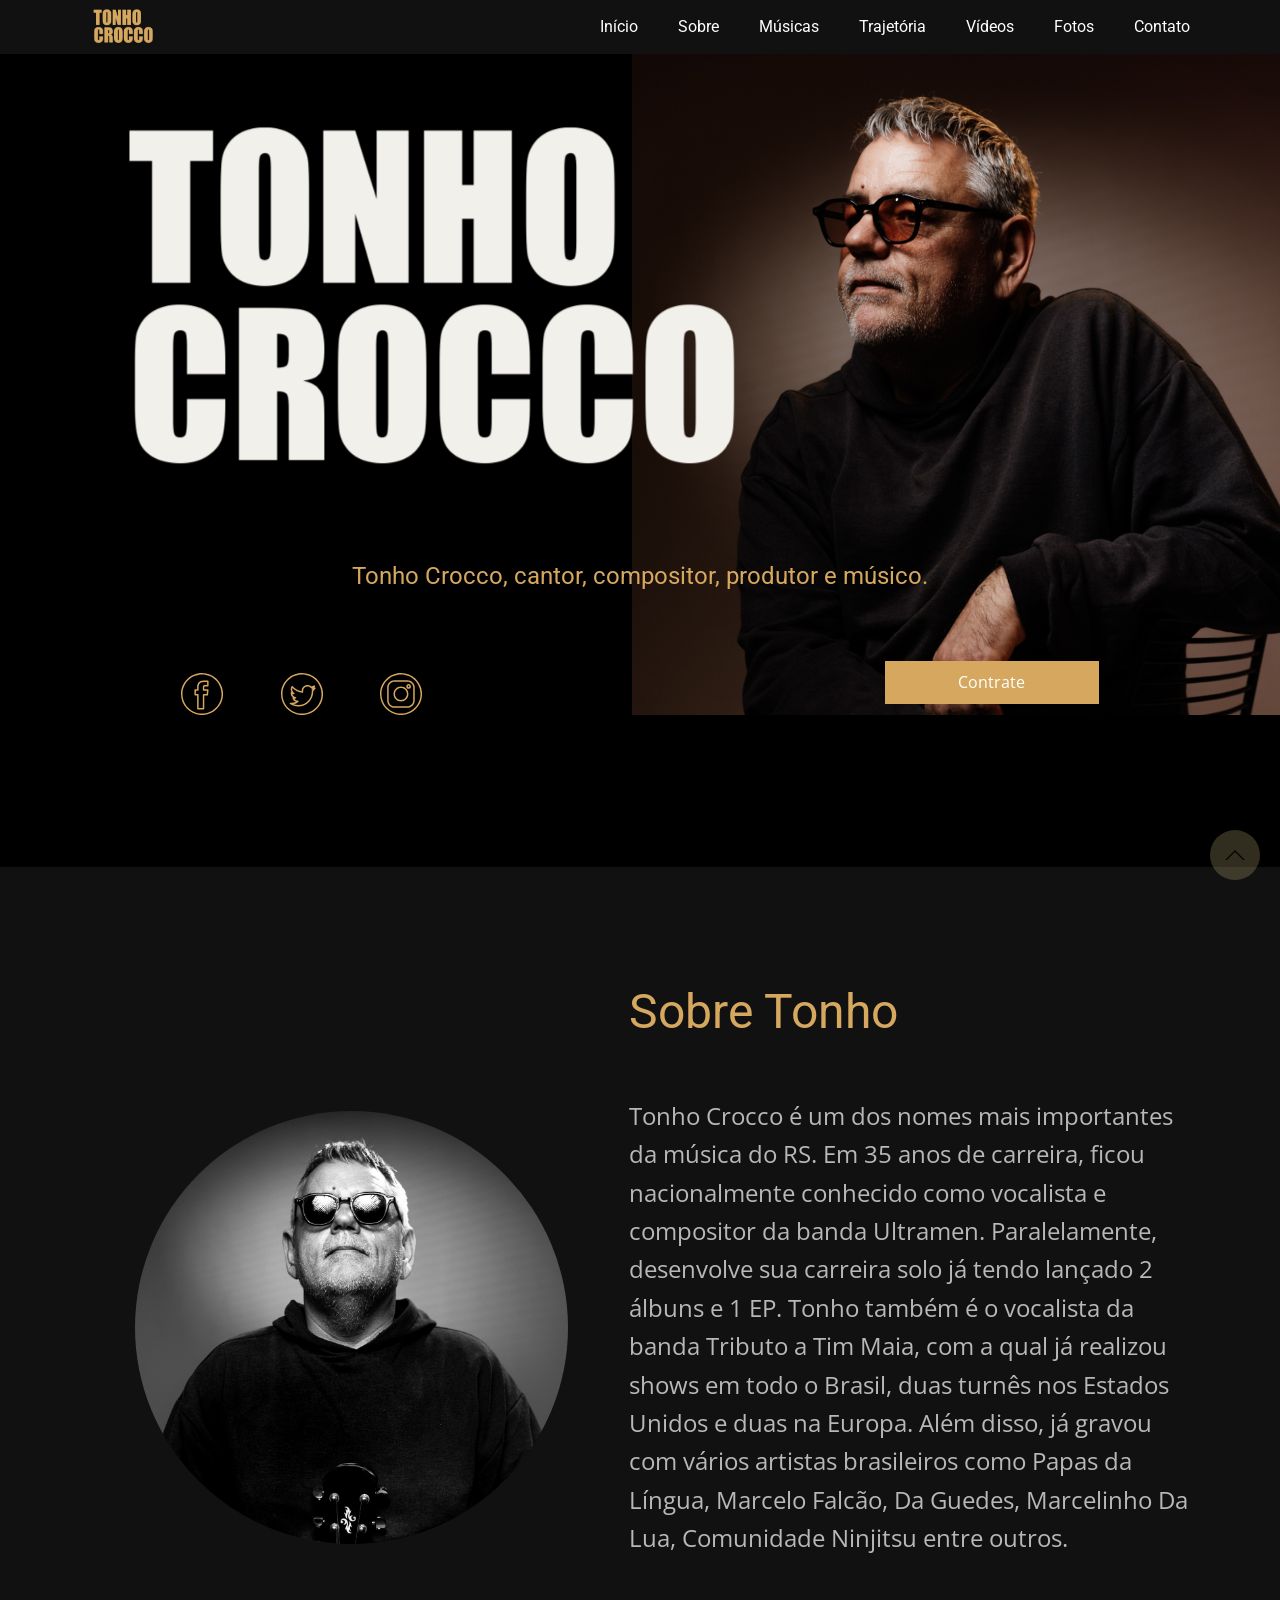
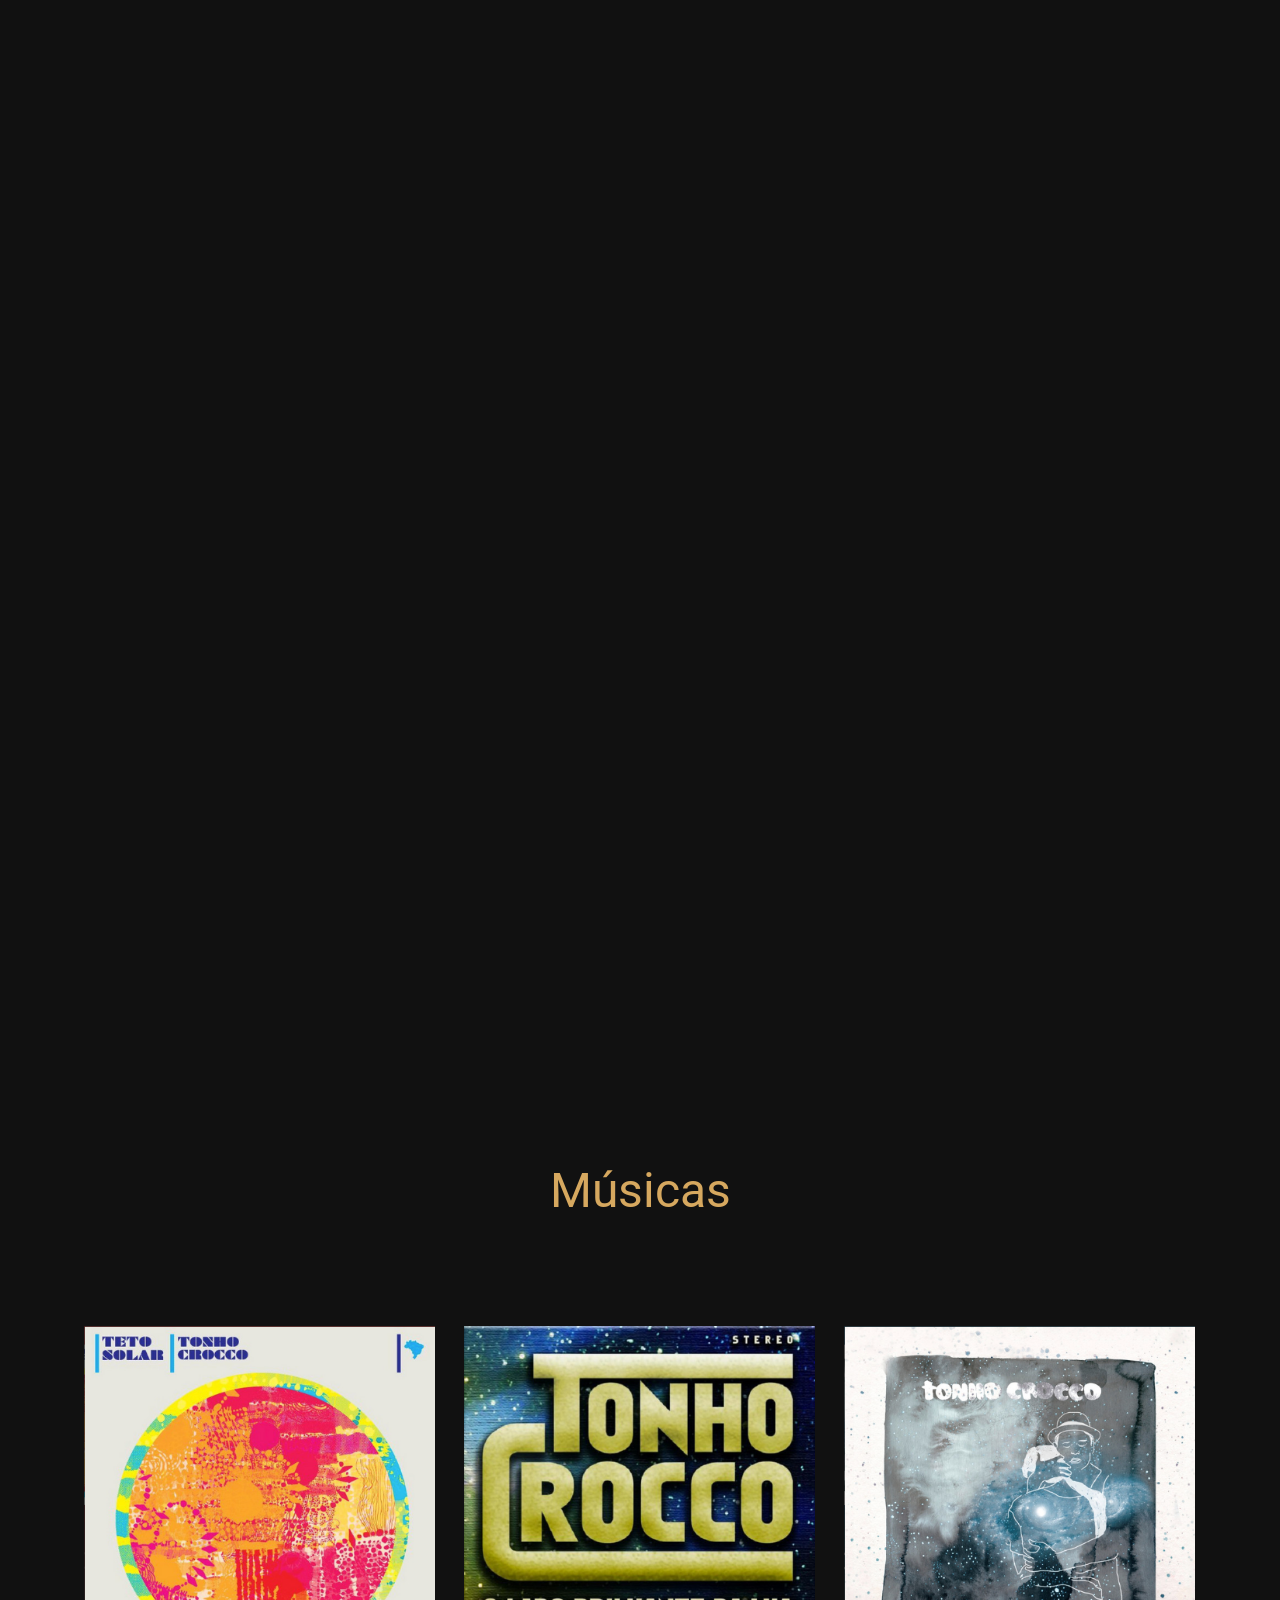
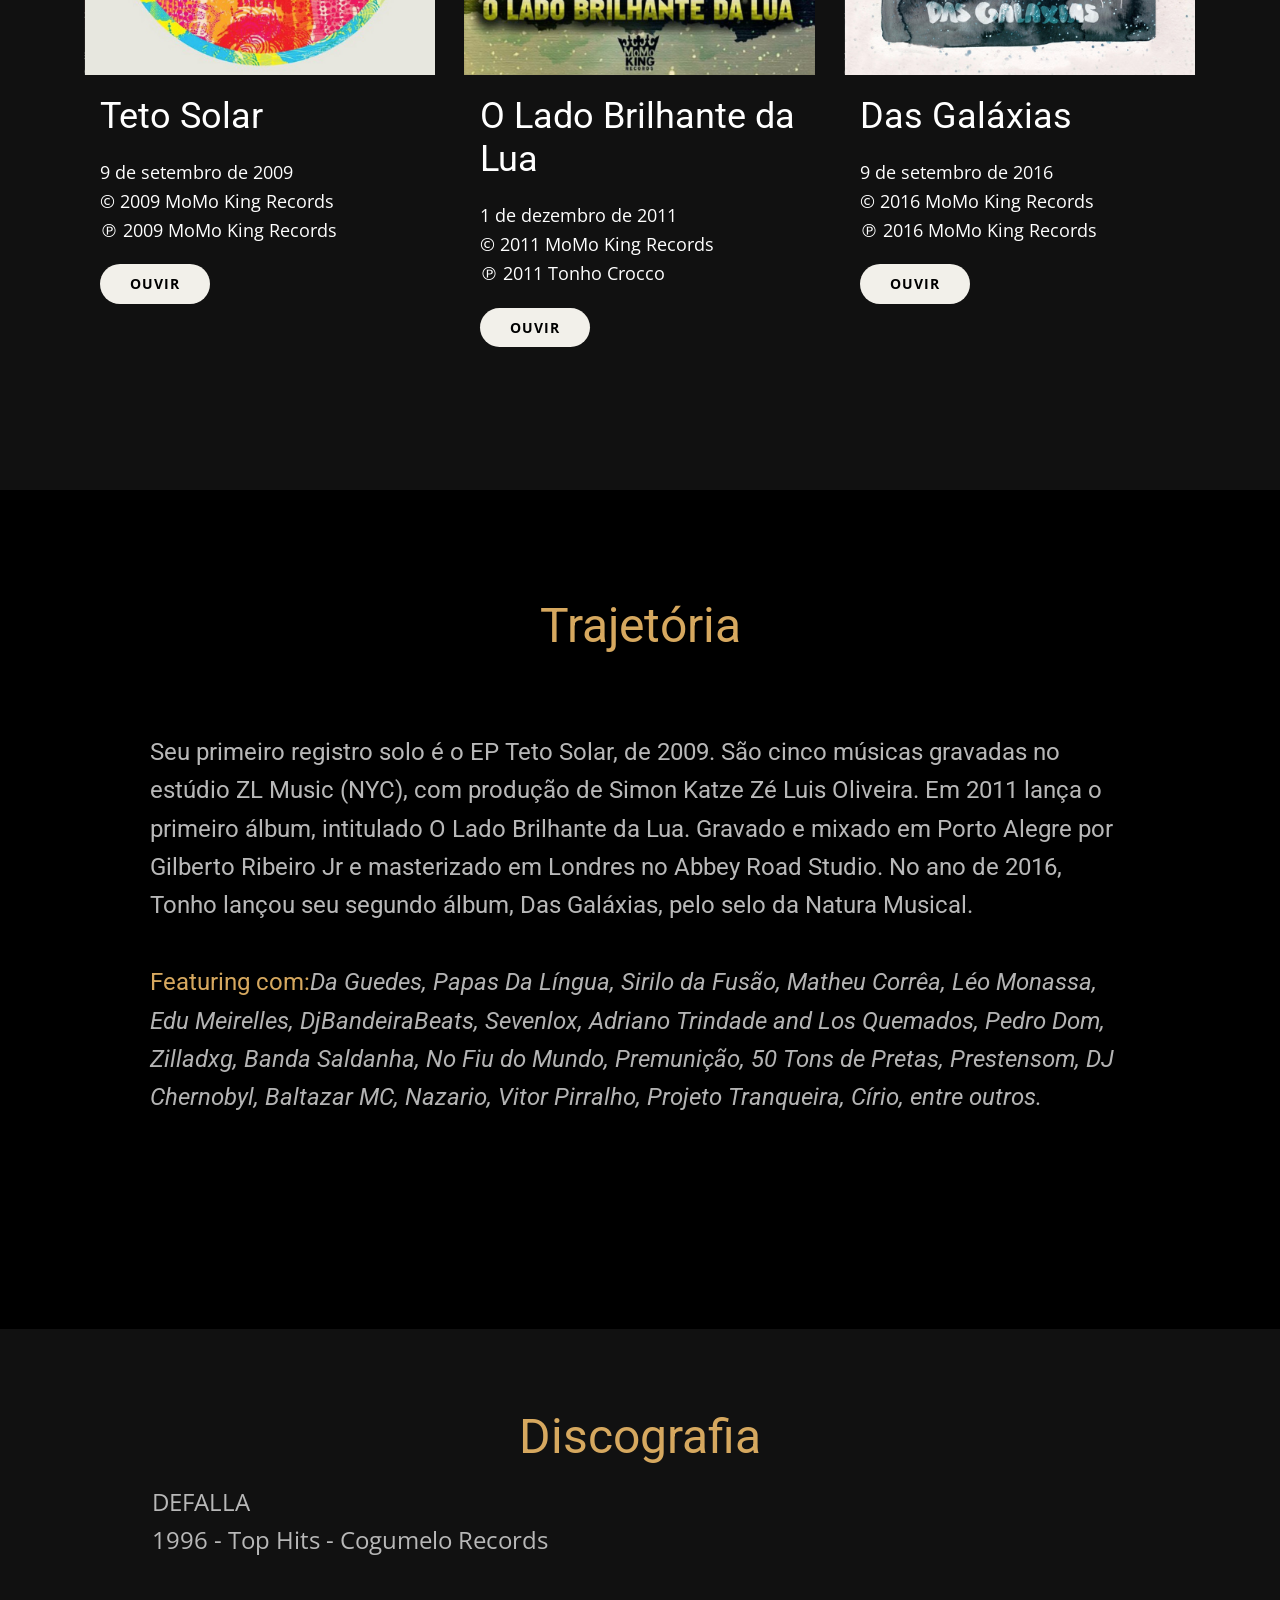
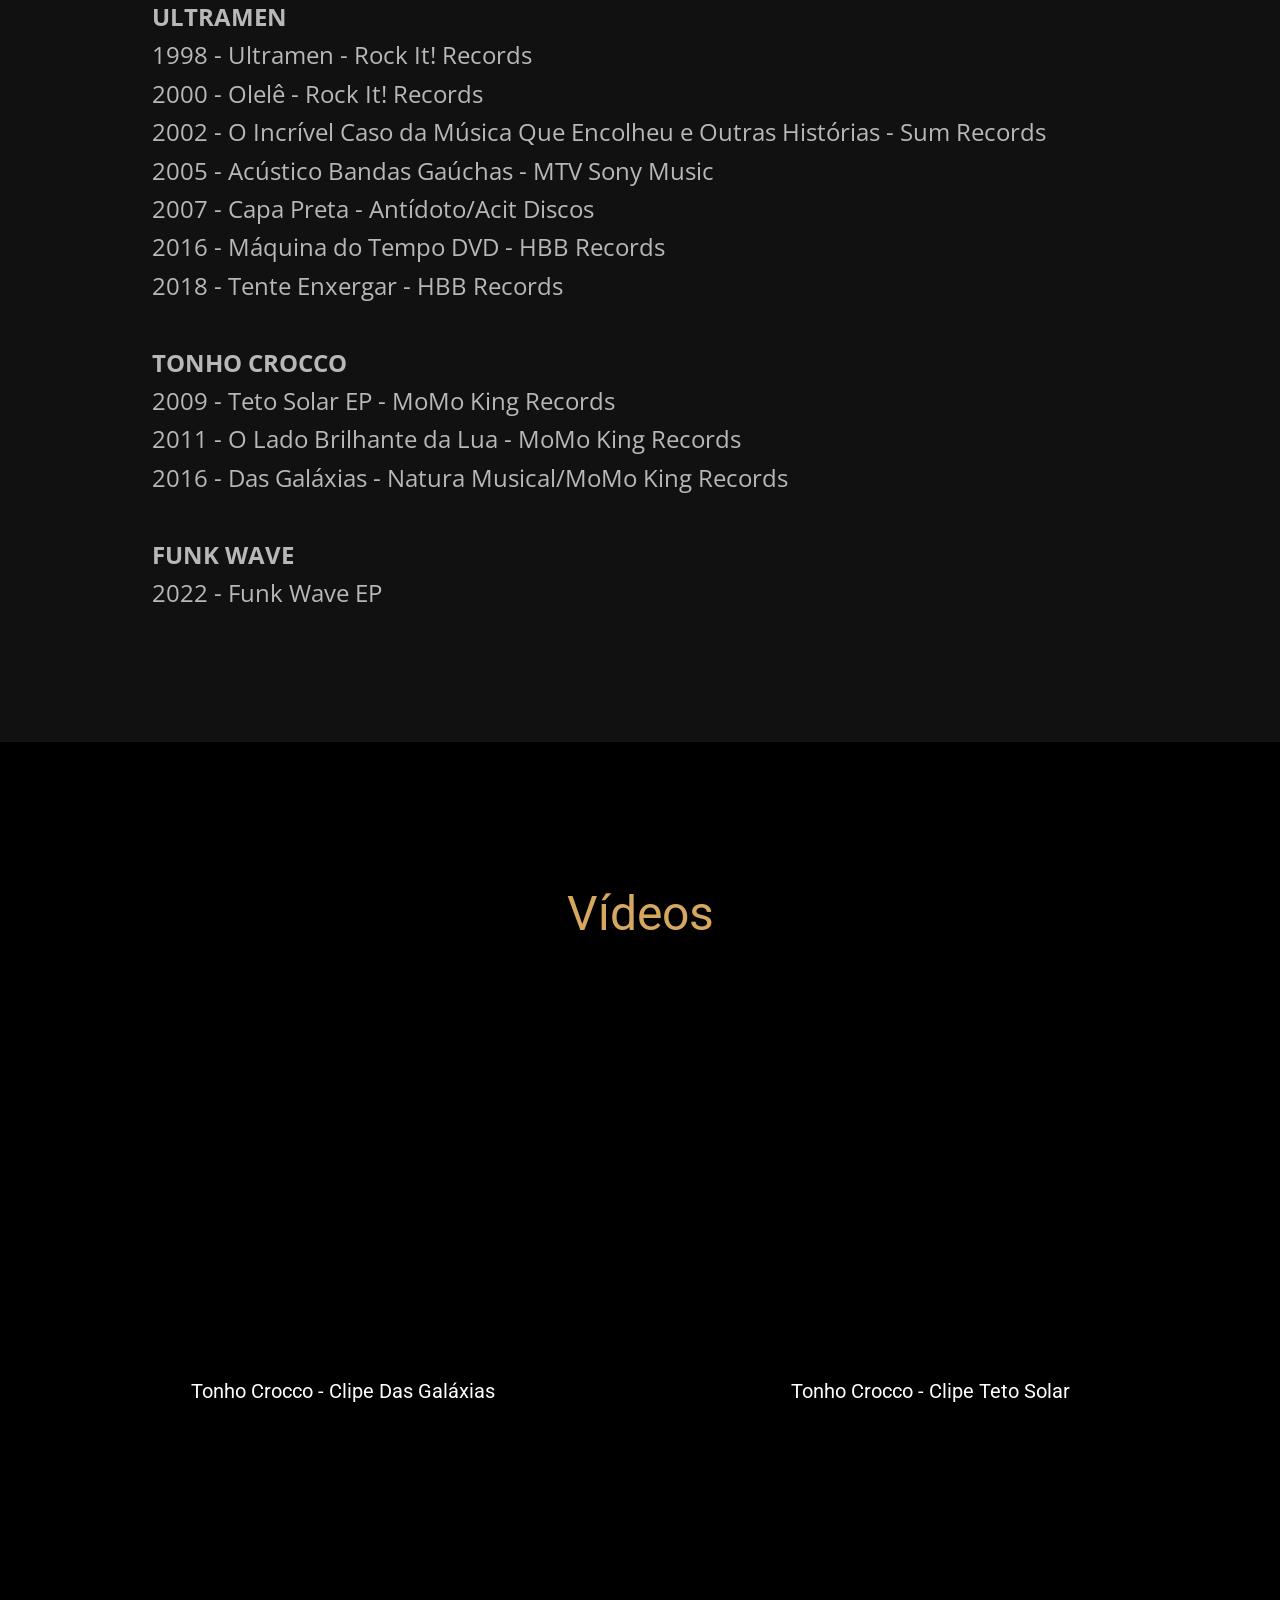
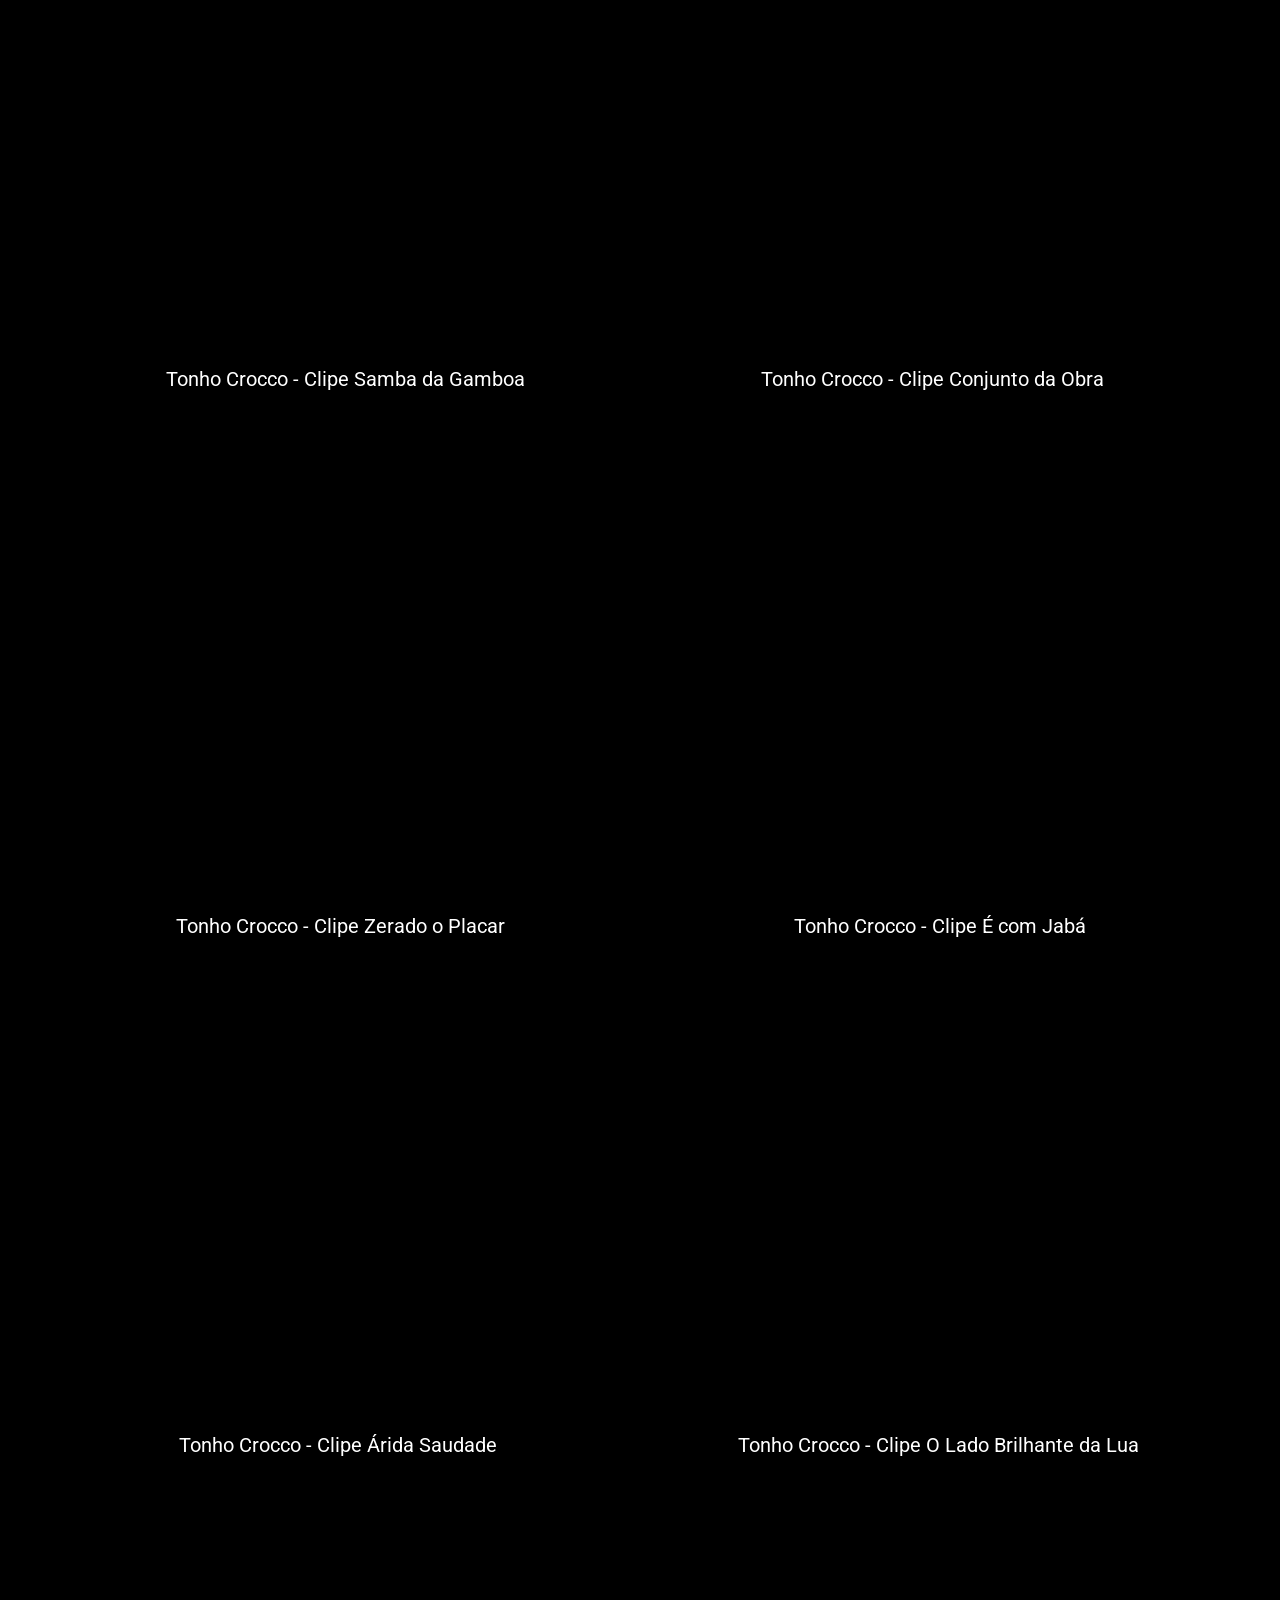
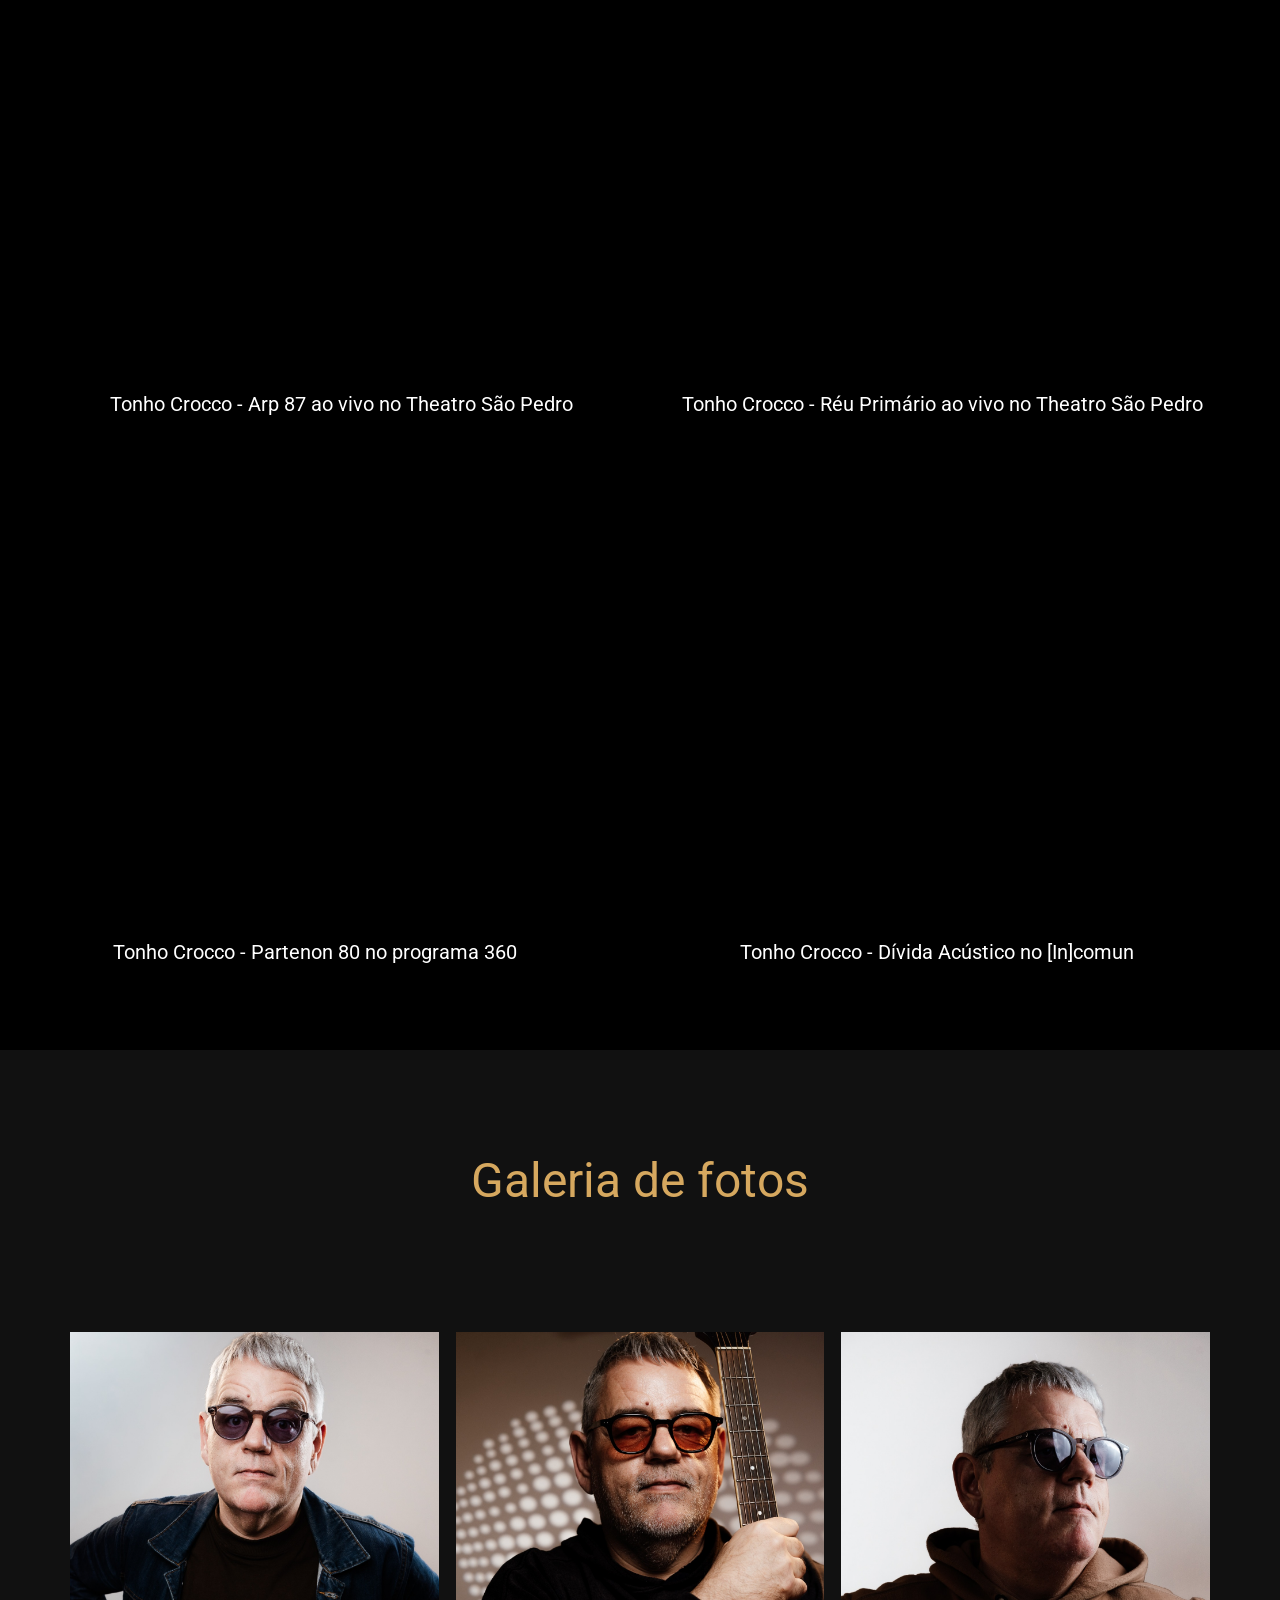
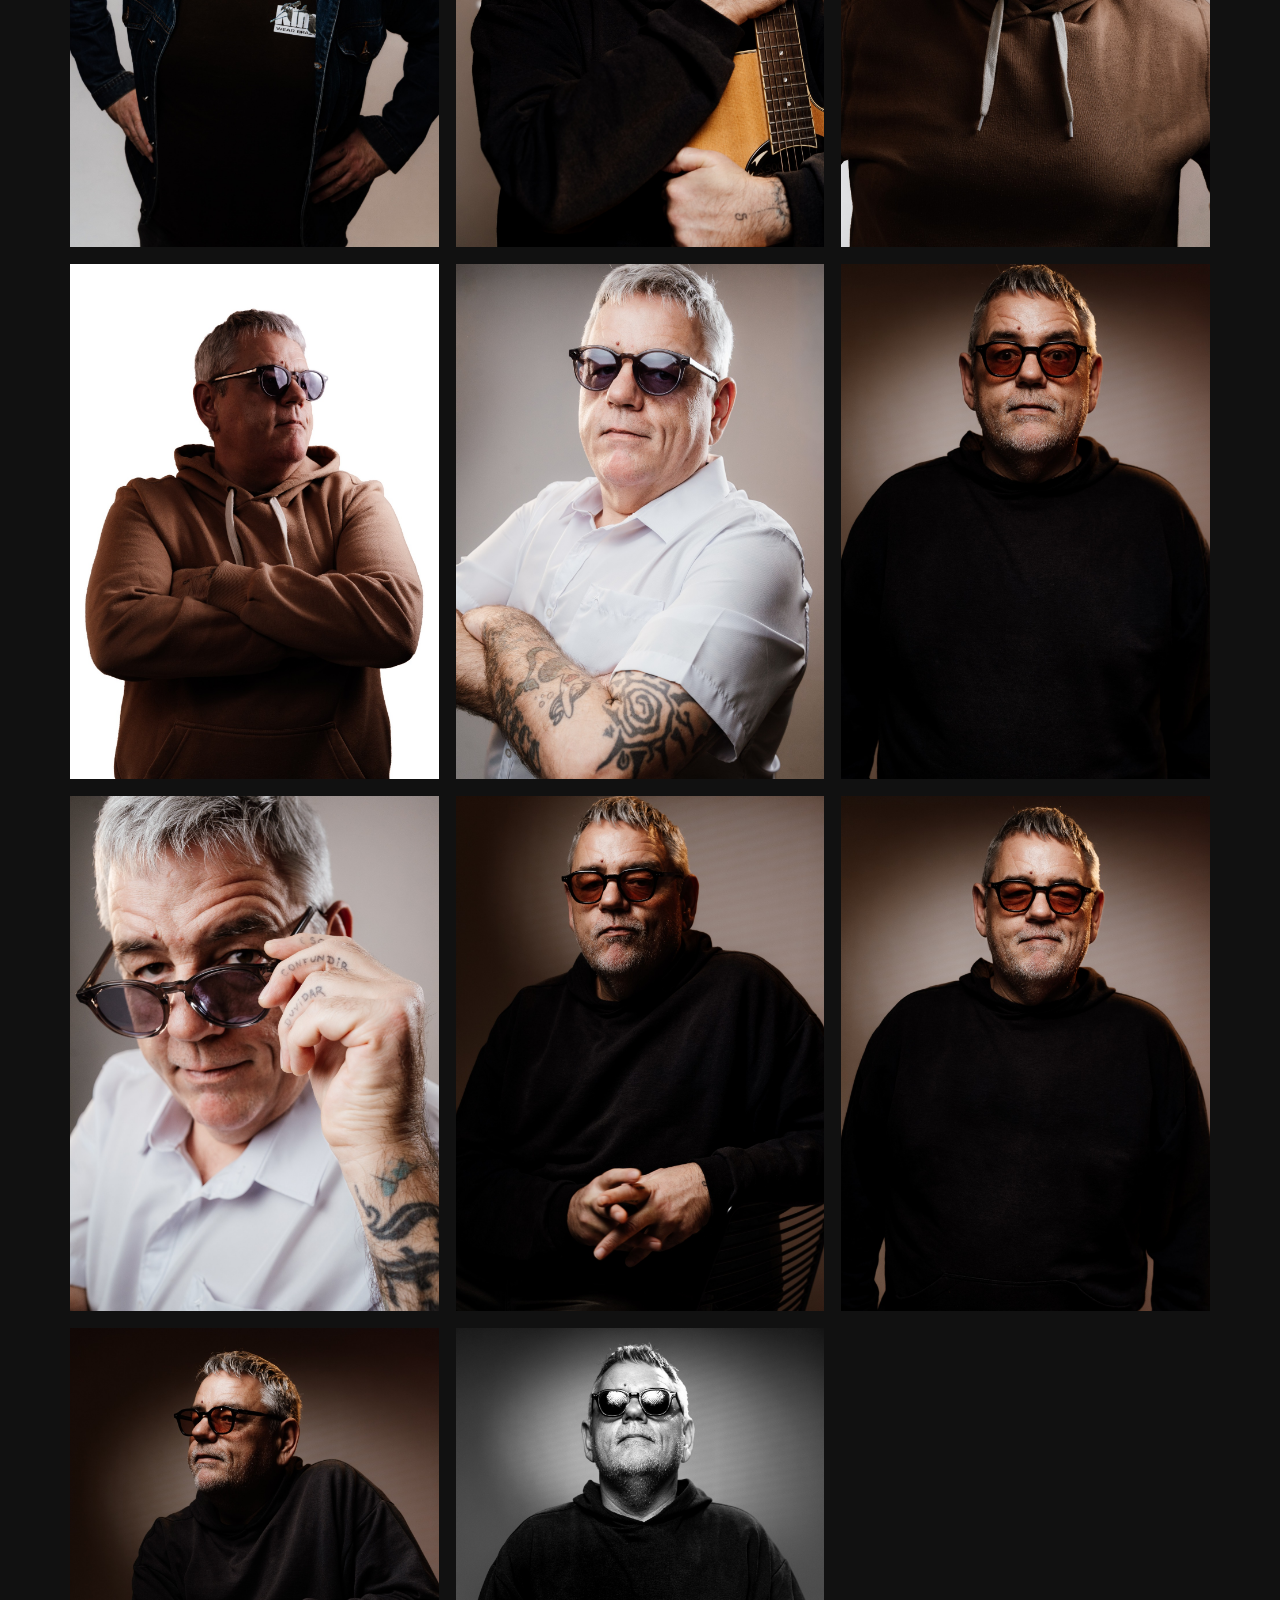
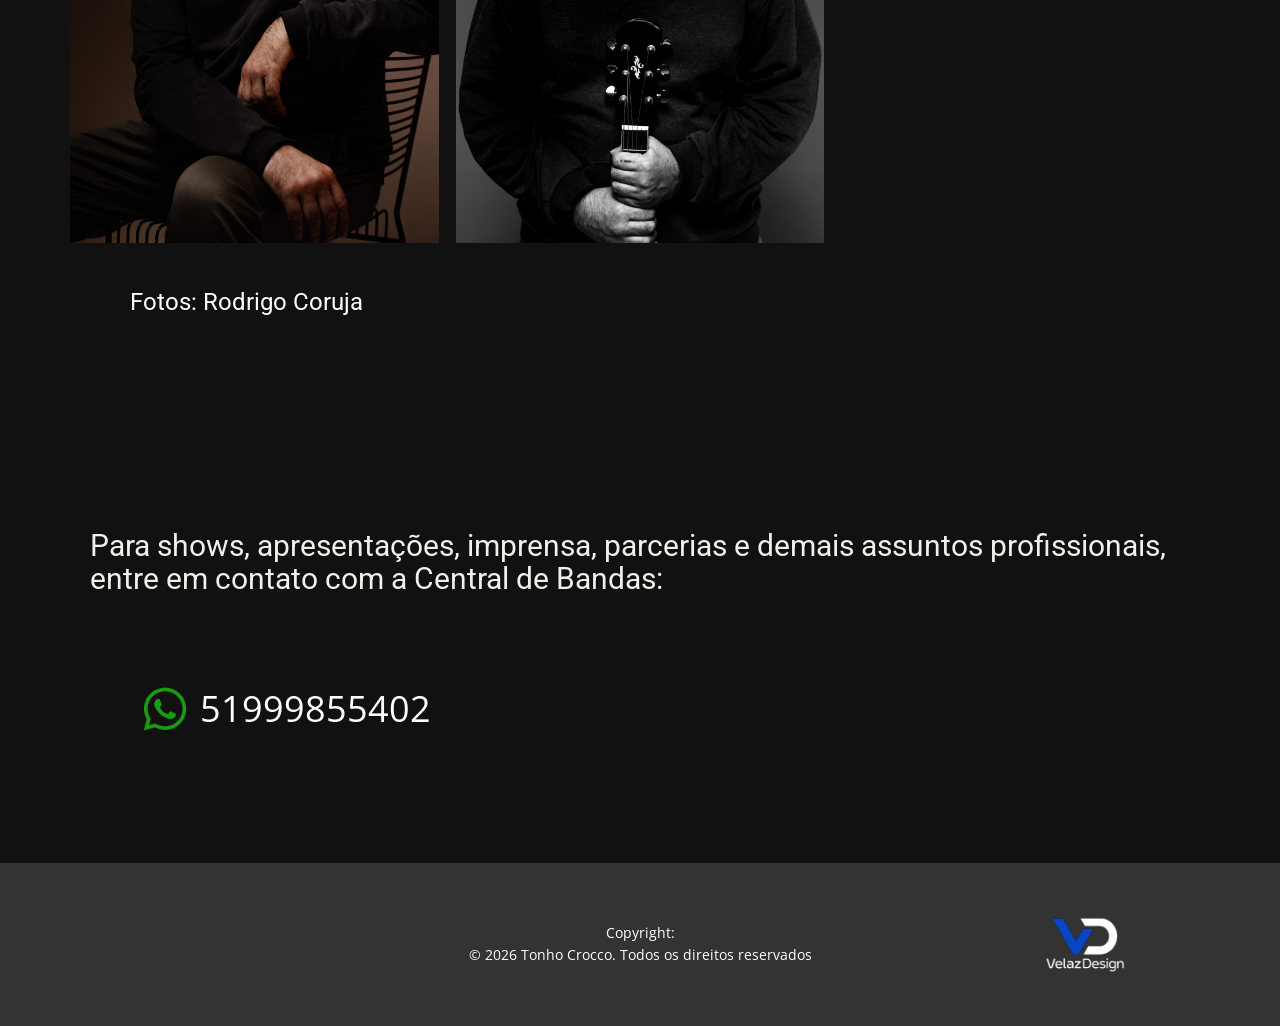
<file: index.html>
<!DOCTYPE html>
<html style="font-size: 16px;" lang="pt"><head>
    <meta name="viewport" content="width=device-width, initial-scale=1.0">
    <meta charset="utf-8">
    <meta name="keywords" content="">
    <meta name="description" content="Tonho Crocco é cantor, compositor, e músico gaúcho, conhecido por seu trabalho com a Ultramen,  pelo Tributo a Tim Maia e por sua carreira solo. Conheça sua trajetória, músicas, discografia, vídeos e projetos.">
    <meta property="og:title" content="Tonho Crocco | Cantor, Compositor e Músico Gaúcho">
    <meta property="og:description" content="Site oficial de Tonho Crocco, cantor, compositor e músico gaúcho. Conheça a sua trajetória com a Banda Ultramen, carreira solo, músicas, discografia, vídeos, projetos e shows.">
    <meta property="og:image" content="https://tonhocrocco.pages.dev/images/SiteTonhoCrocco-banner-hero.jpg">
    <meta property="og:url" content="https://tonhocrocco.pages.dev">
    <title>Tonho Crocco | Cantor, Compositor e Músico Gaúcho</title>
    
<link rel="stylesheet" href="index.css" media="screen">
    <script class="u-script" type="text/javascript" src="jquery.js" defer=""></script>
    <script class="u-script" type="text/javascript" src="nicepage.js" defer=""></script>
    <link rel="canonical" href="https://tonhocrocco.pages.dev">
    <link rel="icon" href="images/favicon.png">
    
    
    
    
    
    
    
    
    
    
    
    
    
    
    
    
    <link id="u-page-google-font" rel="stylesheet" href="https://fonts.googleapis.com/css2?display=swap&amp;family=Roboto:ital,wght@0,100;0,200;0,300;0,400;0,500;0,600;0,700;0,800;0,900;1,100;1,200;1,300;1,400;1,500;1,600;1,700;1,800;1,900&amp;family=Open+Sans:ital,wght@0,300;0,400;0,500;0,600;0,700;0,800;1,300;1,400;1,500;1,600;1,700;1,800">
     <script type="application/ld+json">
{
  "@context": "https://schema.org",
  "@type": "MusicGroup",
  "name": "Tonho Crocco",
  "url": "https://tonhocrocco.pages.dev",
  "logo": "https://tonhocrocco.pages.dev/images/tonhocrocco-logo.png",
  "image": "https://tonhocrocco.pages.dev/images/SiteTonhoCrocco-banner-hero.jpg",
  "sameAs": [
    "https://www.instagram.com/tonhocrocco/",
    "https://www.facebook.com/TonhoCroccoOficial",
    "https://x.com/tonhocrocco",
    "https://open.spotify.com/intl-pt/artist/15EYWu6bvjWvINE9NJrWc6"
  ],
  "genre": ["MPB", "Soul", "Funk", "Samba Rock", "Instrumental"],
  "album": [
    {
      "@type": "MusicAlbum",
      "name": "Teto Solar",
      "datePublished": "2009"
    },
    {
      "@type": "MusicAlbum",
      "name": "O Lado Brilhante da Lua",
      "datePublished": "2011"
    },
    {
      "@type": "MusicAlbum",
      "name": "Das Galáxias",
      "datePublished": "2016"
    }
  ]
}
</script>
    <meta name="theme-color" content="#478ac9">
    <meta property="og:type" content="website">
  <meta data-intl-tel-input-cdn-path="intlTelInput/"></head>
  <body data-home-page="https://tonhocrocco.nicepage.io/Tonho-Crocco.html?version=4d131e6e-679a-8699-b3b4-efa2a06f9c85" data-home-page-title="Tonho Crocco" data-path-to-root="/" data-include-products="false" class="u-body u-clearfix u-stick-footer u-xl-mode" data-lang="pt"><header class="u-clearfix u-header u-sticky u-sticky-583b u-header" id="header"><div class="u-clearfix u-sheet u-valign-middle-lg u-valign-middle-md u-sheet-1">
        <a href="/" data-page-id="276133681" class="u-image u-logo u-image-1" data-image-width="800" data-image-height="600">
          <img src="/images/tonhocrocco-logo.png" class="u-logo-image u-logo-image-1" title="Tonho Crocco" alt="Mini logo Tonho Crocco site">
        </a>
        <nav class="u-menu u-menu-one-level u-offcanvas u-menu-1" role="navigation" aria-label="Menu navigation">
          <div class="menu-collapse" style="font-size: 1rem; letter-spacing: 0px;">
            <a class="u-button-style u-custom---text-active-color-var u-custom-left-right-menu-spacing u-custom-padding-bottom u-custom-text-active-color u-custom-text-hover-color u-custom-top-bottom-menu-spacing u-hamburger-link u-nav-link u-text-active-palette-1-base u-text-hover-palette-2-base u-hamburger-link-1" href="#" tabindex="-1" aria-label="Open menu" aria-controls="f8bb">
              <svg class="u-svg-link" viewBox="0 0 24 24"><use xlink:href="#menu-hamburger"></use></svg>
              <svg class="u-svg-content" version="1.1" id="menu-hamburger" viewBox="0 0 16 16" x="0px" y="0px" xmlns:xlink="http://www.w3.org/1999/xlink" xmlns="http://www.w3.org/2000/svg"><g><rect y="1" width="16" height="2"></rect><rect y="7" width="16" height="2"></rect><rect y="13" width="16" height="2"></rect>
</g></svg>
            </a>
          </div>
          <div class="u-custom-menu u-nav-container">
            <ul class="u-custom-font u-heading-font u-nav u-unstyled u-nav-1" role="menubar"><li role="none" class="u-nav-item"><a role="menuitem" class="u-button-style u-nav-link u-text-active-color-var u-text-hover-grey-50 u-nav-link-2" href="/">Início</a>
</li><li role="none" class="u-nav-item"><a tabindex="-1" role="menuitem" class="u-button-style u-nav-link u-text-active-color-var u-text-hover-grey-50 u-nav-link-2" href="/#sobre" data-page-id="276133681">Sobre</a>
</li><li role="none" class="u-nav-item"><a tabindex="-1" role="menuitem" class="u-button-style u-nav-link u-text-active-color-var u-text-hover-grey-50 u-nav-link-2" href="/#musicas" data-page-id="276133681">Músicas</a>
</li><li role="none" class="u-nav-item"><a tabindex="-1" role="menuitem" class="u-button-style u-nav-link u-text-active-color-var u-text-hover-grey-50 u-nav-link-2" href="/#trajetoria" data-page-id="276133681">Trajetória</a>
</li><li role="none" class="u-nav-item"><a tabindex="-1" role="menuitem" class="u-button-style u-nav-link u-text-active-color-var u-text-hover-grey-50 u-nav-link-2" href="/#videos" data-page-id="276133681">Vídeos</a>
</li><li role="none" class="u-nav-item"><a tabindex="-1" role="menuitem" class="u-button-style u-nav-link u-text-active-color-var u-text-hover-grey-50 u-nav-link-2" href="/#fotos" data-page-id="276133681">Fotos</a>
</li><li role="none" class="u-nav-item"><a tabindex="-1" role="menuitem" class="u-button-style u-nav-link u-text-active-color-var u-text-hover-grey-50 u-nav-link-2" href="/#contato" data-page-id="276133681">Contato</a>
</li></ul>
          </div>
          <div class="u-custom-menu u-nav-container-collapse" id="f8bb" role="region" aria-label="Menu panel">
            <div class="u-color-var u-container-style u-inner-container-layout u-opacity u-opacity-var u-sidenav u-sidenav-1">
              <div class="u-inner-container-layout u-sidenav-overflow">
                <div class="u-menu-close" tabindex="-1" aria-label="Close menu"></div>
                <ul class="u-align-center u-custom-font u-heading-font u-nav u-popupmenu-items u-text-active-color-var u-text-hover-grey-30 u-unstyled u-nav-2" role="menubar"><li role="none" class="u-nav-item"><a role="menuitem" class="u-button-style u-nav-link" href="/">Início</a>
</li><li role="none" class="u-nav-item"><a tabindex="-1" role="menuitem" class="u-button-style u-nav-link" href="/#sobre" data-page-id="276133681">Sobre</a>
</li><li role="none" class="u-nav-item"><a tabindex="-1" role="menuitem" class="u-button-style u-nav-link" href="/#musicas" data-page-id="276133681">Músicas</a>
</li><li role="none" class="u-nav-item"><a tabindex="-1" role="menuitem" class="u-button-style u-nav-link" href="/#trajetoria" data-page-id="276133681">Trajetória</a>
</li><li role="none" class="u-nav-item"><a tabindex="-1" role="menuitem" class="u-button-style u-nav-link" href="/#videos" data-page-id="276133681">Vídeos</a>
</li><li role="none" class="u-nav-item"><a tabindex="-1" role="menuitem" class="u-button-style u-nav-link" href="/#fotos" data-page-id="276133681">Fotos</a>
</li><li role="none" class="u-nav-item"><a tabindex="-1" role="menuitem" class="u-button-style u-nav-link" href="/#contato" data-page-id="276133681">Contato</a>
</li></ul>
              </div>
            </div>
            <div class="u-black u-menu-overlay u-opacity u-opacity-70"></div>
          </div>
        </nav>
      </div><style class="u-sticky-style" data-style-id="583b">.u-sticky-fixed.u-sticky-583b, .u-body.u-sticky-fixed .u-sticky-583b {
background-color: var(--color-var) !important; background-image: none !important; --color-var: #111111cc !important
}.u-sticky-fixed.u-sticky-583b:before, .u-body.u-sticky-fixed .u-sticky-583b:before {
background-color: unset !important
} .u-sticky-fixed.u-sticky-583b .u-background-video, .u-body.u-sticky-fixed .u-sticky-583b .u-background-video {
display: none !important
}</style></header>
    <section class="u-black u-clearfix u-section-1" id="block-1">
      
      
      <img class="u-expanded-width u-image u-image-default lazyload u-image-1" alt="Foto Tonho Crocco - Banner Hero Site Oficial" data-image-width="1920" data-image-height="1080" data-src="/images/tonhocrocco-hero.jpg" loading="lazy">
      <img class="u-image u-image-contain u-image-default lazyload u-image-2" alt="Logo do site Tonho Crocco " data-image-width="800" data-image-height="600" data-animation-name="customAnimationIn" data-animation-duration="1000" data-animation-delay="0" data-src="/images/tonhocrocco-logo-offwhite.png" loading="lazy">
      <h1 class="u-text u-text-color-var u-title u-text-1">Tonho Crocco, cantor, compositor, produtor e músico​.</h1>
      <div class="u-align-left u-hover-feature u-social-icons u-social-icons-1">
        <a class="u-social-url" target="_blank" href="https://www.facebook.com/TonhoCroccoOficial" title="Facebook"><span class="u-icon u-icon-circle u-social-facebook u-social-icon u-text-color-var u-icon-1"><svg class="u-svg-link" preserveAspectRatio="xMidYMin slice" viewBox="0 0 112 112" style=""><use xlink:href="#svg-5272"></use></svg><svg x="0px" y="0px" viewBox="0 0 112 112" id="svg-5272" class="u-svg-content"><path d="M56.1,4c28.7,0,52.1,23.4,52.1,52.1s-23.4,52.1-52.1,52.1S4,84.8,4,56.1S27.4,4,56.1,4 M56.1,0C25.1,0,0,25.1,0,56.1 s25.1,56.1,56.1,56.1s56.1-25.1,56.1-56.1S87.1,0,56.1,0L56.1,0z"></path><path d="M60.2,97H45c-1.1,0-2-0.9-2-2V60.3h-5.2c-1.1,0-2-0.9-2-2V45.4c0-1.1,0.9-2,2-2H43v-6.3c0-8.4,4.5-17.3,17.3-17.3l11.2,0 c1.1,0,2,0.9,2,2v12.5c0,1.1-0.9,2-2,2h-8.2c-0.8,0-1.2,0.3-1.2,1.5v5.6h9.3c0.6,0,1.1,0.2,1.5,0.7c0.4,0.4,0.6,1,0.5,1.5l-1.3,12.9 c-0.1,1-1,1.8-2,1.8h-8V95C62.2,96.1,61.3,97,60.2,97z M47,93h11.2V58.3c0-1.1,0.9-2,2-2h8.2l0.9-8.9h-9.1c-1.1,0-2-0.9-2-2v-7.6 c0-3.8,2.6-5.5,5.2-5.5h6.2v-8.5l-9.2,0C48,23.8,47,33.9,47,37.1v8.3c0,1.1-0.9,2-2,2h-5.2v8.9H45c1.1,0,2,0.9,2,2V93z"></path></svg></span>
        </a>
        <a class="u-social-url" target="_blank" href="https://x.com/tonhocrocco" title="X"><span class="u-icon u-icon-circle u-social-icon u-social-twitter u-text-color-var u-icon-2"><svg class="u-svg-link" preserveAspectRatio="xMidYMin slice" viewBox="0 0 112 112" style=""><use xlink:href="#svg-1739"></use></svg><svg x="0px" y="0px" viewBox="0 0 112 112" id="svg-1739" class="u-svg-content"><path d="M56.1,4c28.7,0,52.1,23.4,52.1,52.1s-23.4,52.1-52.1,52.1S4,84.8,4,56.1S27.4,4,56.1,4 M56.1,0C25.1,0,0,25.1,0,56.1 s25.1,56.1,56.1,56.1s56.1-25.1,56.1-56.1S87.1,0,56.1,0L56.1,0z"></path><path d="M45.8,89.2c-7.8,0-15.3-2.2-21.7-6.3c-0.8-0.5-1.1-1.5-0.8-2.3c0.3-0.9,1.1-1.4,2.1-1.3l0.3,0c1,0.1,1.8,0.2,2.7,0.2 c4.1,0,8-0.9,11.4-2.7c-4.3-1.6-7.7-5.1-9.2-9.7c-0.2-0.6-0.1-1.4,0.4-1.9c0.1-0.1,0.2-0.2,0.3-0.3c-3.4-2.8-5.6-7.1-5.6-11.8v-0.2 c0-0.7,0.4-1.4,1-1.7c0.3-0.2,0.7-0.3,1.1-0.3c-1.3-2.3-1.9-4.8-1.9-7.5c0-2.8,0.7-5.5,2.1-7.7c0.3-0.6,0.9-0.9,1.6-1 c0.7,0,1.3,0.2,1.7,0.7c5.9,7.3,14.5,11.9,23.8,13.1c0-0.3,0-0.6,0-0.9c0-8.5,6.9-15.4,15.4-15.4c3.9,0,7.7,1.4,10.4,4 c2.3-0.6,4.6-1.5,6.9-2.8c0.7-0.4,1.6-0.3,2.3,0.2c0.6,0.5,0.9,1.4,0.6,2.2c-0.3,1.1-0.8,2.1-1.4,3.1c0.1-0.1,0.3-0.1,0.4-0.2 c0.8-0.4,1.8-0.2,2.4,0.5c0.6,0.7,0.6,1.7,0.1,2.4c-1.7,2.5-3.8,4.8-6.2,6.8V49C86,68.8,71,89.2,45.8,89.2z M33.3,83 c4,1.4,8.2,2.2,12.5,2.2C68.5,85.2,82,66.8,82,49v-1.7c0-0.6,0.3-1.2,0.8-1.6c0.6-0.5,1.2-1,1.8-1.6c-0.5,0.1-1,0.2-1.6,0.2 c-0.9,0.1-1.8-0.5-2.1-1.3c-0.3-0.9,0.1-1.9,0.9-2.4c0.6-0.3,1.1-0.7,1.6-1.1c-0.9,0.3-1.8,0.5-2.7,0.7c-0.7,0.1-1.4-0.1-1.9-0.6 c-2.1-2.3-5.1-3.6-8.3-3.6c-6.3,0-11.4,5.1-11.4,11.4c0,1,0.1,1.8,0.3,2.7c0.1,0.6,0,1.2-0.4,1.7c-0.4,0.5-1,0.7-1.6,0.7 C47,52,37.3,47.6,30.3,40.3c-0.3,1-0.4,2-0.4,3c0,3.8,1.9,7.4,5.1,9.5c0.7,0.5,1.1,1.4,0.8,2.3c-0.3,0.9-1.1,1.4-2,1.4 c-1.2-0.1-2.5-0.3-3.6-0.6c1.1,4.1,4.5,7.4,8.8,8.2c0.9,0.2,1.6,1,1.6,1.9c0,0.9-0.6,1.8-1.5,2c-1.1,0.3-2.2,0.5-3.3,0.5 c2,3.1,5.5,5.1,9.3,5.1c0.8,0,1.6,0.6,1.9,1.4c0.3,0.8,0,1.7-0.7,2.2C42.5,80.3,38.1,82.2,33.3,83z"></path></svg></span>
        </a>
        <a class="u-social-url" target="_blank" href="https://www.instagram.com/tonhocrocco/" title="Instagram"><span class="u-icon u-icon-circle u-social-icon u-social-instagram u-text-color-var u-icon-3"><svg class="u-svg-link" preserveAspectRatio="xMidYMin slice" viewBox="0 0 112 112" style=""><use xlink:href="#svg-1f04"></use></svg><svg x="0px" y="0px" viewBox="0 0 112 112" id="svg-1f04" class="u-svg-content"><path d="M56.1,4c28.7,0,52.1,23.4,52.1,52.1s-23.4,52.1-52.1,52.1S4,84.8,4,56.1S27.4,4,56.1,4 M56.1,0C25.1,0,0,25.1,0,56.1 s25.1,56.1,56.1,56.1s56.1-25.1,56.1-56.1S87.1,0,56.1,0L56.1,0z"></path><path d="M76.3,41.9c-3.4,0-6.2-2.8-6.2-6.2c0-3.4,2.8-6.2,6.2-6.2s6.2,2.8,6.2,6.2C82.5,39.1,79.7,41.9,76.3,41.9z M76.3,33.5 c-1.2,0-2.2,1-2.2,2.2c0,1.2,1,2.2,2.2,2.2s2.2-1,2.2-2.2C78.5,34.5,77.5,33.5,76.3,33.5z"></path><path d="M55.9,76C44.9,76,36,67.1,36,56.1c0-11,8.9-19.9,19.9-19.9c11,0,19.9,8.9,19.9,19.9C75.8,67.1,66.9,76,55.9,76z M55.9,40.2 c-8.8,0-15.9,7.1-15.9,15.9S47.1,72,55.9,72s15.9-7.1,15.9-15.9S64.7,40.2,55.9,40.2z"></path><path d="M73.1,92.9H38.6c-10.8,0-19.5-8.8-19.5-19.6V38.8c0-10.8,8.7-19.5,19.5-19.5h34.5c10.8,0,19.5,8.7,19.5,19.5v34.6 C92.6,84.2,83.9,92.9,73.1,92.9z M38.6,23.3c-8.5,0-15.5,7-15.5,15.5v34.5c0,8.6,7,15.6,15.5,15.6h34.5c8.5,0,15.5-7,15.5-15.5V38.8 c0-8.5-7-15.5-15.5-15.5H38.6z"></path></svg></span>
        </a>
      </div>
      <a href="https://wa.me/5551999855402" class="u-border-0 u-btn u-button-style u-color-var u-hover-feature u-btn-1" title="whatsapp Central de Bandas" target="_blank">Contrate </a>
    </section>
    <section class="u-clearfix u-section-2" id="sobre">
      <div class="u-clearfix u-sheet u-valign-middle-md u-sheet-1">
        <h2 class="u-text u-text-color-var u-text-1">Sobre Tonho</h2>
        <img class="u-image u-image-circle lazyload u-image-1" alt="Foto Sobre Tonho Crocco" data-image-width="2000" data-image-height="3000" data-src="/images/Retratos_Incomum_Tonho_Crocco-62.jpg" loading="lazy">
        <p class="u-text u-text-color-var u-text-2"> Tonho Crocco é um dos nomes mais importantes da música do RS.
Em 35 anos de carreira, ficou nacionalmente conhecido como vocalista e compositor da banda Ultramen.
Paralelamente, desenvolve sua carreira solo já tendo lançado 2 álbuns e 1 EP.
Tonho também é o vocalista da banda Tributo a Tim Maia, com a qual já realizou shows em todo o Brasil, duas turnês nos Estados Unidos e duas na Europa.
Além disso, já gravou com vários artistas brasileiros como Papas da Língua, Marcelo Falcão, Da Guedes, Marcelinho Da Lua, Comunidade Ninjitsu entre outros.</p>
      </div>
    </section>
    <section class="skrollable u-clearfix u-container-align-center u-image u-parallax lazyload u-section-3" id="block-3" data-image-width="1920" data-image-height="1080" data-bg="url(&quot;/images/tonhocrocco-bloco3-pb.jpg&quot;)">
      <div class="u-clearfix u-sheet u-sheet-1"></div>
    </section>
    <section class="u-clearfix u-container-align-center-lg u-container-align-center-md u-container-align-center-xl u-section-4" id="musicas">
      <div class="u-clearfix u-sheet u-sheet-1">
        <h2 class="u-text u-text-color-var u-text-default u-text-1">Músicas</h2>
        <div class="custom-expanded u-expanded-width-lg u-expanded-width-md u-expanded-width-xl u-list u-list-1">
          <div class="u-repeater u-repeater-1">
            <div class="u-container-style u-list-item u-repeater-item">
              <div class="u-container-layout u-similar-container u-valign-top-md u-valign-top-sm u-container-layout-1">
                <img class="u-hover-feature u-image u-image-default lazyload u-image-1" alt="Capa EP Teto Solar - Tonho Crocco" data-image-width="454" data-image-height="451" data-src="/images/tetosolar-capa.png" loading="lazy">
                <h3 class="u-align-left u-text u-text-default u-text-2">Teto Solar</h3>
                <p class="u-align-center-xs u-align-left-lg u-align-left-md u-align-left-sm u-align-left-xl u-text u-text-3"> 9 de setembro de 2009<br>© 2009 MoMo King Records<br>℗ 2009 MoMo King Records
                </p>
                <a href="https://open.spotify.com/intl-pt/album/3WHGtooSVyOvwn8ayrdwyB?si=Sv5Ymc7cQvmgtjOWTLDCiA" class="u-btn u-btn-round u-button-style u-color-var u-hover-color-var u-radius u-text-black u-btn-1" title="Teto Solar - Tonho Crocco" target="_blank">Ouvir </a>
              </div>
            </div>
            <div class="u-container-style u-list-item u-repeater-item">
              <div class="u-container-layout u-similar-container u-valign-top-md u-valign-top-sm u-container-layout-2">
                <img class="u-hover-feature u-image u-image-default lazyload u-image-2" alt="Capa Album O Lado Brilhante da Lua - Tonho Crocco" data-image-width="448" data-image-height="450" data-src="/images/oladobrilhantedalua-capa.png" loading="lazy">
                <h3 class="u-align-left u-text u-text-default u-text-4">O Lado Brilhante da Lua</h3>
                <p class="u-align-center-xs u-align-left-lg u-align-left-md u-align-left-sm u-align-left-xl u-text u-text-5"> 1 de dezembro de 2011<br>© 2011 MoMo King Records<br>℗ 2011 Tonho Crocco
                </p>
                <a href="https://open.spotify.com/intl-pt/album/3egz6jEhxRN9eAWNlCrqh0?si=hyia0PZPTU2LUi6492igxw" class="u-btn u-btn-round u-button-style u-color-var u-hover-color-var u-radius u-text-black u-btn-2" title="O Lado Brilhante da Lua - Tonho Crocco" target="_blank">Ouvir </a>
              </div>
            </div>
            <div class="u-container-style u-list-item u-repeater-item">
              <div class="u-container-layout u-similar-container u-valign-top-md u-valign-top-sm u-container-layout-3">
                <img class="u-hover-feature u-image u-image-default lazyload u-image-3" alt="Capa Album Das Galáxias - Tonho Crocco" data-image-width="453" data-image-height="450" data-src="/images/dasgalaxias-capa.png" loading="lazy">
                <h3 class="u-align-left u-text u-text-default u-text-6">Das Galáxias</h3>
                <p class="u-align-center-xs u-align-left-lg u-align-left-md u-align-left-sm u-align-left-xl u-text u-text-7"> 9 de setembro de 2016<br>© 2016 MoMo King Records<br>℗ 2016 MoMo King Records
                </p>
                <a href="https://open.spotify.com/intl-pt/album/2jjpv1C2vREn2XFU6sgHQ6?si=fti5ArV1SVyZwv-Aom03nA" class="u-btn u-btn-round u-button-style u-color-var u-hover-color-var u-radius u-text-black u-btn-3" title="Das Galáxias - Tonho Crocco" target="_blank">Ouvir </a>
              </div>
            </div>
          </div>
        </div>
      </div>
      
      
      
    </section>
    <section class="u-black u-clearfix u-section-5" id="trajetoria">
      <div class="u-clearfix u-sheet u-valign-middle-sm u-sheet-1">
        <h2 class="u-align-center u-text u-text-color-var u-text-1">Trajetória</h2>
        <p class="u-custom-font u-heading-font u-text u-text-2"><span class="u-text-color-var" style="--text-color-var: #b8b8b8;">Seu primeiro registro solo é o EP Teto Solar, de 2009. São cinco músicas gravadas no estúdio ZL Music (NYC), com produção de <span style="--text-color-var: #f2f0ea;"><span style="--text-color-var: #f2f0ea;">Simon Katz</span></span>e <span style="--text-color-var: #f2f0ea;">Zé Luis Oliveira</span>. Em 2011 lança o primeiro álbum, intitulado O Lado Brilhante da Lua. Gravado e mixado em Porto Alegre por Gilberto Ribeiro Jr e maste<span style="--text-color-var: #ffffff;"></span>rizado em Londres no Abbey Road Studio. No ano de 2016, Tonho lançou seu segundo álbum, Das Galáxias, pelo selo da Natura Musical.&nbsp;</span>
          <br>
          <br><span class="u-text-color-var" style="--text-color-var: #d6a85f;">Featuring com:<span class="u-text-grey-30"><span style="font-style: italic;">Da Guedes, Papas Da Língua, Sirilo da Fusão, Matheu Corrêa, Léo Monassa, Edu Meirelles, DjBandeiraBeats, Sevenlox, Adriano Trindade and Los Quemados, Pedro Dom, Zilladxg, Banda Saldanha, No Fiu do Mundo, Premunição, 50 Tons de Pretas, Prestensom, DJ Chernobyl, Baltazar MC, Nazario, Vitor Pirralho, Projeto Tranqueira, Círio, entre outros.</span></span></span><span class="u-text-color-var" style="--text-color-var: #b8b8b8;"><span class="u-text-grey-30">&nbsp;</span></span>&nbsp; &nbsp;<br>
        </p>
      </div>
    </section>
    <section class="u-align-center u-clearfix u-container-align-center u-container-align-center-xl u-section-6" id="discografia">
      <div class="u-clearfix u-sheet u-valign-middle-lg u-valign-middle-md u-valign-middle-sm u-sheet-1">
        <h2 class="u-align-center u-text u-text-color-var u-text-default u-text-1">Discografia</h2>
        <p class="u-align-left u-heading-font u-text u-text-color-var u-text-2"><span style="--text-color-var: #f2f0ea;">DEFALLA</span>
          <br>1996 - Top Hits - Cogumelo Records<br>
          <br><span style="font-weight: 700;">ULTRAMEN</span>
          <br>1998 - Ultramen - Rock It! Records<br> 2000 - Olelê - Rock It! Records<br> 2002 - O Incrível Caso da Música Que Encolheu e Outras Histórias - Sum Records<br>2005 - Acústico Bandas Gaúchas - MTV Sony Music<br> 2007 - Capa Preta - Antídoto/Acit Discos<br> 2016 - Máquina do Tempo DVD - HBB Records<br> 2018 - Tente Enxergar - HBB Records<br>
          <br><span style="font-weight: 700;">TONHO CROCCO</span>
          <br>2009 - Teto Solar EP - MoMo King Records<br> 2011 - O Lado Brilhante da Lua - MoMo King Records<br>2016 - Das Galáxias - Natura Musical/MoMo King Records<br>
          <br><span style="font-weight: 700;">FUNK WAVE</span>&nbsp;&nbsp;<br>2022 - Funk Wave EP&nbsp;
        </p>
      </div>
    </section>
    <section class="u-black u-clearfix u-section-7" id="videos">
      <div class="u-clearfix u-sheet u-valign-middle-lg u-sheet-1">
        <h2 class="u-text u-text-color-var u-text-default u-text-1">Vídeos</h2>
        <div class="data-layout-selected u-clearfix u-expanded-width-sm u-expanded-width-xs u-gutter-48 u-layout-wrap u-layout-wrap-1">
          <div class="u-layout">
            <div class="u-layout-row">
              <div class="u-align-left u-container-align-left u-container-style u-layout-cell u-size-30 u-layout-cell-1">
                <div class="u-container-layout u-container-layout-1">
                  <div class="u-align-left u-expanded u-video u-video-contain">
                    <div class="embed-responsive embed-responsive-1">
                      <iframe style="position: absolute;top: 0;left: 0;width: 100%;height: 100%;" class="embed-responsive-item lazyload" frameborder="0" allowfullscreen="" data-src="https://www.youtube-nocookie.com/embed/ecexCb1fNo0?mute=0&amp;showinfo=0&amp;controls=0&amp;start=0" loading="lazy"></iframe>
                    </div>
                  </div>
                </div>
              </div>
              <div class="u-align-left u-container-align-left u-container-style u-layout-cell u-left-cell u-size-30 u-layout-cell-2">
                <div class="u-container-layout u-container-layout-2">
                  <div class="u-align-left u-expanded u-video u-video-contain">
                    <div class="embed-responsive embed-responsive-2">
                      <iframe style="position: absolute;top: 0;left: 0;width: 100%;height: 100%;" class="embed-responsive-item lazyload" frameborder="0" allowfullscreen="" data-src="https://www.youtube-nocookie.com/embed/oqbnHGCf3N8?mute=0&amp;showinfo=0&amp;controls=0&amp;start=0" loading="lazy"></iframe>
                    </div>
                  </div>
                </div>
              </div>
            </div>
          </div>
        </div>
        <h5 class="u-text u-text-default u-text-2">Tonho Crocco - Clipe Teto Solar</h5>
        <h5 class="u-text u-text-default-lg u-text-default-md u-text-default-xl u-text-3">Tonho Crocco - Clipe Das Galáxias</h5>
      </div>
    </section>
    <section class="u-black u-clearfix u-section-8" id="videos2">
      <div class="u-clearfix u-sheet u-valign-middle-lg u-sheet-1">
        <div class="data-layout-selected u-clearfix u-expanded-width-sm u-expanded-width-xs u-gutter-62 u-layout-wrap u-layout-wrap-1">
          <div class="u-layout">
            <div class="u-layout-row">
              <div class="u-align-left u-container-align-left u-container-style u-layout-cell u-left-cell u-size-30 u-layout-cell-1">
                <div class="u-container-layout u-container-layout-1">
                  <div class="u-align-left u-expanded u-video u-video-contain">
                    <div class="embed-responsive embed-responsive-1">
                      <iframe style="position: absolute;top: 0;left: 0;width: 100%;height: 100%;" class="embed-responsive-item lazyload" frameborder="0" allowfullscreen="" data-src="https://www.youtube-nocookie.com/embed/MhE0Tysu-WE?mute=0&amp;showinfo=0&amp;controls=0&amp;start=0" loading="lazy"></iframe>
                    </div>
                  </div>
                </div>
              </div>
              <div class="u-align-left u-container-align-left u-container-style u-layout-cell u-size-30 u-layout-cell-2">
                <div class="u-container-layout u-container-layout-2">
                  <div class="u-align-left u-expanded u-video u-video-contain">
                    <div class="embed-responsive embed-responsive-2">
                      <iframe style="position: absolute;top: 0;left: 0;width: 100%;height: 100%;" class="embed-responsive-item lazyload" frameborder="0" allowfullscreen="" data-src="https://www.youtube-nocookie.com/embed/yWa31CyyXkQ?mute=0&amp;showinfo=0&amp;controls=0&amp;start=0" loading="lazy"></iframe>
                    </div>
                  </div>
                </div>
              </div>
            </div>
          </div>
        </div>
        <h5 class="u-text u-text-default u-text-1">Tonho Crocco - Clipe Conjunto da Obra</h5>
        <h5 class="u-text u-text-default-lg u-text-default-xl u-text-2">Tonho Crocco - Clipe Samba da Gamboa</h5>
      </div>
    </section>
    <section class="u-black u-clearfix u-section-9" id="videos3">
      <div class="u-clearfix u-sheet u-valign-middle-lg u-sheet-1">
        <div class="data-layout-selected u-clearfix u-expanded-width-sm u-expanded-width-xs u-gutter-58 u-layout-wrap u-layout-wrap-1">
          <div class="u-layout">
            <div class="u-layout-row">
              <div class="u-align-left u-container-align-left u-container-style u-layout-cell u-left-cell u-size-30 u-layout-cell-1">
                <div class="u-container-layout u-container-layout-1">
                  <div class="u-align-left u-expanded u-video u-video-contain">
                    <div class="embed-responsive embed-responsive-1">
                      <iframe style="position: absolute;top: 0;left: 0;width: 100%;height: 100%;" class="embed-responsive-item lazyload" frameborder="0" allowfullscreen="" data-src="https://www.youtube-nocookie.com/embed/PSigT-k40jg?mute=0&amp;showinfo=0&amp;controls=0&amp;start=0" loading="lazy"></iframe>
                    </div>
                  </div>
                </div>
              </div>
              <div class="u-align-left u-container-align-left u-container-style u-layout-cell u-size-30 u-layout-cell-2">
                <div class="u-container-layout u-container-layout-2">
                  <div class="u-align-left u-expanded u-video u-video-contain">
                    <div class="embed-responsive embed-responsive-2">
                      <iframe style="position: absolute;top: 0;left: 0;width: 100%;height: 100%;" class="embed-responsive-item lazyload" frameborder="0" allowfullscreen="" data-src="https://www.youtube-nocookie.com/embed/m_hN58UgjJk?mute=0&amp;showinfo=0&amp;controls=0&amp;start=0" loading="lazy"></iframe>
                    </div>
                  </div>
                </div>
              </div>
            </div>
          </div>
        </div>
        <h5 class="u-text u-text-default u-text-1">Tonho Crocco - Clipe É com Jabá</h5>
        <h5 class="u-text u-text-default u-text-2">Tonho Crocco - Clipe Zerado o Placar</h5>
      </div>
    </section>
    <section class="u-black u-clearfix u-section-10" id="videos4">
      <div class="u-clearfix u-sheet u-valign-middle-lg u-sheet-1">
        <div class="data-layout-selected u-clearfix u-expanded-width-sm u-expanded-width-xs u-gutter-68 u-layout-wrap u-layout-wrap-1">
          <div class="u-layout">
            <div class="u-layout-row">
              <div class="u-align-left u-container-align-left u-container-style u-layout-cell u-left-cell u-size-30 u-layout-cell-1">
                <div class="u-container-layout u-container-layout-1">
                  <div class="u-align-left u-expanded u-video u-video-contain">
                    <div class="embed-responsive embed-responsive-1">
                      <iframe style="position: absolute;top: 0;left: 0;width: 100%;height: 100%;" class="embed-responsive-item lazyload" frameborder="0" allowfullscreen="" data-src="https://www.youtube-nocookie.com/embed/dvfmQyYOYQw?mute=0&amp;showinfo=0&amp;controls=0&amp;start=0" loading="lazy"></iframe>
                    </div>
                  </div>
                </div>
              </div>
              <div class="u-align-left u-container-align-left u-container-style u-layout-cell u-size-30 u-layout-cell-2">
                <div class="u-container-layout u-container-layout-2">
                  <div class="u-align-left u-expanded u-video u-video-contain">
                    <div class="embed-responsive embed-responsive-2">
                      <iframe style="position: absolute;top: 0;left: 0;width: 100%;height: 100%;" class="embed-responsive-item lazyload" frameborder="0" allowfullscreen="" data-src="https://www.youtube-nocookie.com/embed/h0il2rwoQx8?mute=0&amp;showinfo=0&amp;controls=0&amp;start=0" loading="lazy"></iframe>
                    </div>
                  </div>
                </div>
              </div>
            </div>
          </div>
        </div>
        <h5 class="u-text u-text-default-lg u-text-default-xl u-text-1">Tonho Crocco - Clipe O Lado Brilhante da Lua</h5>
        <h5 class="u-text u-text-default u-text-2">Tonho Crocco - Clipe Árida Saudade</h5>
      </div>
    </section>
    <section class="u-black u-clearfix u-section-11" id="videos5">
      <div class="u-clearfix u-sheet u-valign-middle-lg u-valign-middle-xs u-sheet-1">
        <div class="data-layout-selected u-clearfix u-expanded-width-sm u-expanded-width-xs u-gutter-52 u-layout-wrap u-layout-wrap-1">
          <div class="u-layout">
            <div class="u-layout-row">
              <div class="u-align-left u-container-align-left u-container-style u-layout-cell u-left-cell u-size-30 u-layout-cell-1">
                <div class="u-container-layout u-container-layout-1">
                  <div class="u-align-left u-expanded u-video u-video-contain">
                    <div class="embed-responsive embed-responsive-1">
                      <iframe style="position: absolute;top: 0;left: 0;width: 100%;height: 100%;" class="embed-responsive-item lazyload" frameborder="0" allowfullscreen="" data-src="https://www.youtube-nocookie.com/embed/hp3xiw-HKyY?mute=0&amp;showinfo=0&amp;controls=0&amp;start=0" loading="lazy"></iframe>
                    </div>
                  </div>
                </div>
              </div>
              <div class="u-align-left u-container-align-left u-container-style u-layout-cell u-size-30 u-layout-cell-2">
                <div class="u-container-layout u-container-layout-2">
                  <div class="u-align-left u-expanded u-video u-video-contain">
                    <div class="embed-responsive embed-responsive-2">
                      <iframe style="position: absolute;top: 0;left: 0;width: 100%;height: 100%;" class="embed-responsive-item lazyload" frameborder="0" allowfullscreen="" data-src="https://www.youtube-nocookie.com/embed/JkNdeDkwxas?mute=0&amp;showinfo=0&amp;controls=0&amp;start=0" loading="lazy"></iframe>
                    </div>
                  </div>
                </div>
              </div>
            </div>
          </div>
        </div>
        <h5 class="u-align-center u-text u-text-1">Tonho Crocco - Réu Primário ao vivo no Theatro São Pedro</h5>
        <h5 class="u-text u-text-default-lg u-text-default-xl u-text-2">Tonho Crocco - Arp 87 ao vivo no Theatro São Pedro</h5>
      </div>
    </section>
    <section class="u-black u-clearfix u-valign-middle-lg u-section-12" id="videos6">
      <div class="data-layout-selected u-clearfix u-expanded-width-lg u-expanded-width-xl u-gutter-58 u-layout-wrap u-layout-wrap-1">
        <div class="u-layout">
          <div class="u-layout-row">
            <div class="u-align-left u-container-align-left u-container-style u-layout-cell u-left-cell u-size-30 u-layout-cell-1">
              <div class="u-container-layout u-container-layout-1">
                <div class="u-align-left u-expanded u-video u-video-contain">
                  <div class="embed-responsive embed-responsive-1">
                    <iframe style="position: absolute;top: 0;left: 0;width: 100%;height: 100%;" class="embed-responsive-item lazyload" frameborder="0" allowfullscreen="" data-src="https://www.youtube-nocookie.com/embed/Q3T8sdPaGfw?mute=0&amp;showinfo=0&amp;controls=0&amp;start=0" loading="lazy"></iframe>
                  </div>
                </div>
              </div>
            </div>
            <div class="u-align-left u-container-align-left u-container-style u-layout-cell u-size-30 u-layout-cell-2">
              <div class="u-container-layout u-container-layout-2">
                <div class="u-align-left u-expanded u-video u-video-contain">
                  <div class="embed-responsive embed-responsive-2">
                    <iframe style="position: absolute;top: 0;left: 0;width: 100%;height: 100%;" class="embed-responsive-item lazyload" frameborder="0" allowfullscreen="" data-src="https://www.youtube.com/embed/-ltRksxHx3s?mute=0&amp;showinfo=0&amp;controls=0&amp;start=0" loading="lazy"></iframe>
                  </div>
                </div>
              </div>
            </div>
          </div>
        </div>
      </div>
      <h5 class="u-text u-text-1">Tonho Crocco - Dívida Acústico no [In]comun</h5>
      <h5 class="u-text u-text-default-lg u-text-default-xl u-text-2">Tonho Crocco - Partenon 80 no programa 360</h5>
    </section>
    <section class="u-align-center u-clearfix u-section-13" id="fotos">
      <div class="u-clearfix u-sheet u-valign-middle-lg u-valign-middle-md u-valign-middle-xs u-sheet-1">
        <h2 class="u-align-center u-text u-text-color-var u-text-default u-text-1">Galeria de fotos</h2>
        <div class="u-expanded-width u-gallery u-layout-grid u-lightbox u-show-text-on-hover u-gallery-1">
          <div class="u-gallery-inner u-gallery-inner-1">
            <div class="u-effect-fade u-gallery-item">
              <div class="u-back-slide" data-image-width="2000" data-image-height="3000">
                <img class="u-back-image u-expanded lazyload" alt="Tonho Crocco - jaqueta jeans - by Rodrigo Coruja" data-src="/images/RETRATOS_TONHO_CROCCO-21.jpg" loading="lazy">
              </div>
              <div class="u-over-slide u-shading u-over-slide-1"></div>
            </div>
            <div class="u-effect-fade u-gallery-item">
              <div class="u-back-slide" data-image-width="2000" data-image-height="3000">
                <img class="u-back-image u-expanded lazyload" alt="Tonho Crocco - Violão -  by Rodrigo Coruja" data-src="/images/Retratos_Incomum_Tonho_Crocco-57.jpg" loading="lazy">
              </div>
              <div class="u-over-slide u-shading u-over-slide-2"></div>
            </div>
            <div class="u-effect-fade u-gallery-item">
              <div class="u-back-slide" data-image-width="2000" data-image-height="3000">
                <img class="u-back-image u-expanded lazyload" alt="Tonho Crocco - Moleton e óculos -  by Rodrigo Coruja" data-src="/images/RETRATOS_TONHO_CROCCO-3.jpg" loading="lazy">
              </div>
              <div class="u-over-slide u-shading u-over-slide-3"></div>
            </div>
            <div class="u-effect-fade u-gallery-item">
              <div class="u-back-slide" data-image-width="2000" data-image-height="3000">
                <img class="u-back-image u-expanded lazyload" alt="Tonho Crocco - Moleton e óculos 2 - by Rodrigo Coruja" data-src="/images/RETRATOS_TONHO_CROCCO-2.jpg" loading="lazy">
              </div>
              <div class="u-over-slide u-shading u-over-slide-4"></div>
            </div>
            <div class="u-effect-fade u-gallery-item">
              <div class="u-back-slide" data-image-width="2000" data-image-height="3000">
                <img class="u-back-image u-expanded lazyload" alt="Tonho Crocco - braços cruzados -  by Rodrigo Coruja" data-src="/images/RETRATOS_TONHO_CROCCO-22.jpg" loading="lazy">
              </div>
              <div class="u-over-slide u-shading u-over-slide-5"></div>
            </div>
            <div class="u-effect-fade u-gallery-item">
              <div class="u-back-slide" data-image-width="2000" data-image-height="3000">
                <img class="u-back-image u-expanded lazyload" alt="Tonho Crocco - Moleton escuro -  by Rodrigo Coruja" data-src="/images/Retratos_Incomum_Tonho_Crocco-83.jpg" loading="lazy">
              </div>
              <div class="u-over-slide u-shading u-over-slide-6"></div>
            </div>
            <div class="u-effect-fade u-gallery-item" data-image-width="2000" data-image-height="3000">
              <div class="u-back-slide">
                <img class="u-back-image u-expanded lazyload" alt="Tonho Crocco - Observando - by Rodrigo Coruja" data-src="/images/RETRATOS_TONHO_CROCCO-27.jpg" loading="lazy">
              </div>
              <div class="u-over-slide u-shading u-over-slide-7"></div>
            </div>
            <div class="u-effect-fade u-gallery-item" data-image-width="2000" data-image-height="3000">
              <div class="u-back-slide">
                <img class="u-back-image u-expanded lazyload" alt="Tonho Crocco sentado na cadeira" data-src="/images/Retratos_Incomum_Tonho_Crocco-73.jpg" loading="lazy">
              </div>
              <div class="u-over-slide u-shading u-over-slide-8"></div>
            </div>
            <div class="u-effect-fade u-gallery-item" data-image-width="2000" data-image-height="3000">
              <div class="u-back-slide">
                <img class="u-back-image u-expanded lazyload" alt="Tonho Crocco - Moleton escuro e óculos." data-src="/images/Retratos_Incomum_Tonho_Crocco-87.jpg" loading="lazy">
              </div>
              <div class="u-over-slide u-shading u-over-slide-9"></div>
            </div>
            <div class="u-effect-fade u-gallery-item" data-image-width="2000" data-image-height="3000">
              <div class="u-back-slide">
                <img class="u-back-image u-expanded lazyload" alt="Tonho Crocco - sentado na cadeira, olhando para o lado -  by Rodrigo Coruja" data-src="/images/Retratos_Incomum_Tonho_Crocco-65.jpg" loading="lazy">
              </div>
              <div class="u-over-slide u-shading u-over-slide-10"></div>
            </div>
            <div class="u-effect-fade u-gallery-item" data-image-width="2000" data-image-height="3000">
              <div class="u-back-slide">
                <img class="u-back-image u-expanded lazyload" alt="Tonho Crocco - segurando o braço do violão, preto e branco -  by Rodrigo Coruja" data-src="/images/Retratos_Incomum_Tonho_Crocco-63.jpg" loading="lazy">
              </div>
              <div class="u-over-slide u-shading u-over-slide-11"></div>
            </div>
          </div>
        </div>
        <p class="u-align-center u-custom-font u-heading-font u-text u-text-default u-text-2">Fotos: Rodrig​o Coruja</p>
      </div>
    </section>
    <section class="u-clearfix u-color-var u-section-14" id="contato">
      <div class="u-clearfix u-sheet u-sheet-1">
        <h2 class="u-align-center-md u-align-center-sm u-align-center-xs u-align-left-lg u-align-left-xl u-text u-text-color-var u-text-1">Para shows, apresentações, imprensa, parcerias e demais assuntos profissionais, entre em contato com a Central de Bandas:</h2>
        <img class="u-hover-feature u-image u-image-contain u-image-default u-preserve-proportions lazyload u-image-1" alt="Logo Whatsapp Central de Bandas" data-image-width="1000" data-image-height="1000" data-href="https://wa.me/5551999855402" title="Whatsapp Central de Bandas" data-target="_blank" data-src="/images/iconewhatsappcentraldebandas.PNG" loading="lazy">
        <p class="u-text u-text-default-lg u-text-default-md u-text-default-sm u-text-default-xl u-text-2"><span style="--text-color-var: #d6a85f;">5199985​5402</span>
        </p>
      </div>
      
    </section>
    
    
    
    <footer class="u-align-center u-clearfix u-container-align-center-xl u-footer u-grey-80 u-footer" id="footer"><div class="u-clearfix u-sheet u-valign-middle-lg u-sheet-1">
        <a href="https://velazdesign.github.io/" class="u-image u-logo u-image-1" data-image-width="1152" data-image-height="922" target="_blank">
          <img src="/images/VelazDesign_logo_transparente.PNG" class="u-logo-image u-logo-image-1" title="Velaz Design" alt="Logo VelazDesign">
        </a>
        <p class="u-small-text u-text u-text-variant u-text-1"> Copyright: <br> © 2026 Tonho Crocco. Todos os direitos reservados
        </p>
      </div></footer><span style="height: 50px; width: 50px; margin-left: 0px; margin-right: auto; margin-top: 0px; background-image: none; right: 20px; bottom: 20px; padding: 15px;" class="u-back-to-top u-icon u-icon-circle u-opacity u-opacity-85 u-palette-3-light-2" data-href="#"><svg class="u-svg-link" preserveAspectRatio="xMidYMin slice" viewBox="0 0 551.13 551.13"><use xmlns:xlink="http://www.w3.org/1999/xlink" xlink:href="#svg-1d98"></use></svg><svg class="u-svg-content" enable-background="new 0 0 551.13 551.13" viewBox="0 0 551.13 551.13" xmlns="http://www.w3.org/2000/svg" id="svg-1d98"><path d="m275.565 189.451 223.897 223.897h51.668l-275.565-275.565-275.565 275.565h51.668z"></path></svg></span>
  
</body></html>
</file>
<file: index.css>
.fr-clearfix::after { clear: both; display: block; content: ""; height: 0px; }
.fr-hide-by-clipping { position: absolute; width: 1px; height: 1px; padding: 0px; margin: -1px; overflow: hidden; clip: rect(0px, 0px, 0px, 0px); border: 0px; }
.fr-view img.fr-rounded, .fr-view .fr-img-caption.fr-rounded img { border-radius: 10px; background-clip: padding-box; }
.fr-view img.fr-shadow, .fr-view .fr-img-caption.fr-shadow img { box-shadow: #cccccc 10px 10px 5px 0px; }
.fr-view img.fr-bordered, .fr-view .fr-img-caption.fr-bordered img { border: 5px solid #cccccc; }
.fr-view img.fr-bordered { box-sizing: content-box; }
.fr-view .fr-img-caption.fr-bordered img { box-sizing: border-box; }
.fr-view { overflow-wrap: break-word; }
.fr-view span[style~="color:"] a { color: inherit; }
.fr-view strong { font-weight: 700; }
.fr-view table[border="0"] td:not([class]), .fr-view table[border="0"] th:not([class]), .fr-view table[border="0"] td[class=""], .fr-view table[border="0"] th[class=""] { border-width: 0px; }
.fr-view table { border: none; border-collapse: collapse; empty-cells: show; max-width: 100%; }
.fr-view table td { min-width: 5px; }
.fr-view table.fr-dashed-borders td, .fr-view table.fr-dashed-borders th { border-style: dashed; }
.fr-view table.fr-alternate-rows tbody tr:nth-child(2n) { background: whitesmoke; }
.fr-view table td, .fr-view table th { border: 1px solid #dddddd; }
.fr-view table td:empty, .fr-view table th:empty { height: 20px; }
.fr-view table td.fr-highlighted, .fr-view table th.fr-highlighted { border: 1px double red; }
.fr-view table td.fr-thick, .fr-view table th.fr-thick { border-width: 2px; }
.fr-view table th { background: #ececec; }
.fr-view hr { clear: both; user-select: none; break-after: page; }
.fr-view .fr-file { position: relative; }
.fr-view .fr-file::after { position: relative; content: "📎"; font-weight: normal; }
.fr-view pre { white-space: pre-wrap; overflow-wrap: break-word; overflow: visible; }
.fr-view span.fr-emoticon { font-weight: normal; font-family: "Apple Color Emoji", "Segoe UI Emoji", NotoColorEmoji, "Segoe UI Symbol", "Android Emoji", EmojiSymbols; display: inline; line-height: 0; }
.fr-view span.fr-emoticon.fr-emoticon-img { font-size: inherit; height: 1em; width: 1em; min-height: 20px; min-width: 20px; display: inline-block; margin: -0.1em 0.1em 0.1em; line-height: 1; vertical-align: middle; background-repeat: no-repeat !important; }
.fr-view .fr-text-gray { color: #aaaaaa !important; }
.fr-view .fr-text-bordered { border-top: 1px solid #222222; border-bottom: 1px solid #222222; padding: 10px 0px; }
.fr-view .fr-text-spaced { letter-spacing: 1px; }
.fr-view .fr-text-uppercase { text-transform: uppercase; }
.fr-view .fr-class-highlighted { background-color: #ffff00; }
.fr-view .fr-class-code { border-color: #cccccc; border-radius: 2px; background: #f5f5f5; padding: 10px; font-family: "Courier New", Courier, monospace; }
.fr-view .fr-class-transparency { opacity: 0.5; }
.fr-view img { position: relative; max-width: 100%; }
.fr-view img.fr-dib { margin: 10px auto; display: block; float: none; vertical-align: top; }
.fr-view img.fr-dib.fr-fil { margin-left: 0px; text-align: left; }
.fr-view img.fr-dib.fr-fir { margin-right: 0px; text-align: right; }
.fr-view img.fr-dii { display: inline-block; float: none; vertical-align: bottom; margin-left: 5px; margin-right: 5px; max-width: calc(100% - 10px); }
.fr-view img.fr-dii.fr-fil { float: left; margin: 10px 15px 10px 0px; max-width: calc(100% - 5px); }
.fr-view img.fr-dii.fr-fir { float: right; margin: 10px 0px 10px 15px; max-width: calc(100% - 5px); }
.fr-view span.fr-img-caption { position: relative; max-width: 100%; }
.fr-view span.fr-img-caption.fr-dib { margin: 5px auto; display: block; float: none; vertical-align: top; }
.fr-view span.fr-img-caption.fr-dib.fr-fil { margin-left: 0px; text-align: left; }
.fr-view span.fr-img-caption.fr-dib.fr-fir { margin-right: 0px; text-align: right; }
.fr-view span.fr-img-caption.fr-dii { display: inline-block; float: none; vertical-align: bottom; margin-left: 5px; margin-right: 5px; max-width: calc(100% - 10px); }
.fr-view span.fr-img-caption.fr-dii.fr-fil { float: left; margin: 5px 5px 5px 0px; max-width: calc(100% - 5px); }
.fr-view span.fr-img-caption.fr-dii.fr-fir { float: right; margin: 5px 0px 5px 5px; max-width: calc(100% - 5px); }
.fr-view .fr-video { text-align: center; position: relative; }
.fr-view .fr-video.fr-rv { padding-bottom: 56.25%; padding-top: 30px; height: 0px; overflow: hidden; }
.fr-view .fr-video.fr-rv > iframe, .fr-view .fr-video.fr-rv object, .fr-view .fr-video.fr-rv embed { top: 0px; left: 0px; width: 100%; height: 100%; position: absolute !important; }
.fr-view .fr-video > * { box-sizing: content-box; max-width: 100%; border: none; }
.fr-view .fr-video.fr-dvb { display: block; clear: both; }
.fr-view .fr-video.fr-dvb.fr-fvl { text-align: left; }
.fr-view .fr-video.fr-dvb.fr-fvr { text-align: right; }
.fr-view .fr-video.fr-dvi { display: inline-block; }
.fr-view .fr-video.fr-dvi.fr-fvl { float: left; }
.fr-view .fr-video.fr-dvi.fr-fvr { float: right; }
.fr-view a.fr-strong { font-weight: 700; }
.fr-view a.fr-green { color: green; }
.fr-view .fr-img-caption { text-align: center; }
.fr-view .fr-img-caption .fr-img-wrap { padding: 0px; margin: auto; text-align: center; width: 100%; }
.fr-view .fr-img-caption .fr-img-wrap a { display: block; }
.fr-view .fr-img-caption .fr-img-wrap img { display: block; margin: auto; width: 100%; }
.fr-view .fr-img-caption .fr-img-wrap > span { margin: auto; display: block; padding: 5px 5px 10px; font-size: 14px; font-weight: initial; box-sizing: border-box; opacity: 0.9; width: 100%; text-align: center; }
.fr-view button.fr-rounded, .fr-view input.fr-rounded, .fr-view textarea.fr-rounded { border-radius: 10px; background-clip: padding-box; }
.fr-view button.fr-large, .fr-view input.fr-large, .fr-view textarea.fr-large { font-size: 24px; }
a.fr-view.fr-strong { font-weight: 700; }
a.fr-view.fr-green { color: green; }
img.fr-view { position: relative; max-width: 100%; }
img.fr-view.fr-dib { margin: 5px auto; display: block; float: none; vertical-align: top; }
img.fr-view.fr-dib.fr-fil { margin-left: 0px; text-align: left; }
img.fr-view.fr-dib.fr-fir { margin-right: 0px; text-align: right; }
img.fr-view.fr-dii { display: inline-block; float: none; vertical-align: bottom; margin-left: 5px; margin-right: 5px; max-width: calc(100% - 10px); }
img.fr-view.fr-dii.fr-fil { float: left; margin: 5px 5px 5px 0px; max-width: calc(100% - 5px); }
img.fr-view.fr-dii.fr-fir { float: right; margin: 5px 0px 5px 5px; max-width: calc(100% - 5px); }
span.fr-img-caption.fr-view { position: relative; max-width: 100%; }
span.fr-img-caption.fr-view.fr-dib { margin: 5px auto; display: block; float: none; vertical-align: top; }
span.fr-img-caption.fr-view.fr-dib.fr-fil { margin-left: 0px; text-align: left; }
span.fr-img-caption.fr-view.fr-dib.fr-fir { margin-right: 0px; text-align: right; }
span.fr-img-caption.fr-view.fr-dii { display: inline-block; float: none; vertical-align: bottom; margin-left: 5px; margin-right: 5px; max-width: calc(100% - 10px); }
span.fr-img-caption.fr-view.fr-dii.fr-fil { float: left; margin: 5px 5px 5px 0px; max-width: calc(100% - 5px); }
span.fr-img-caption.fr-view.fr-dii.fr-fir { float: right; margin: 5px 0px 5px 5px; max-width: calc(100% - 5px); }
html { font-family: sans-serif; text-size-adjust: 100%; }
body { margin: 0px; }
article, aside, details, figcaption, figure, footer, header, main, menu, nav, section, summary { display: block; }
a { background-color: transparent; }
a:active, a:hover { outline-width: 0px; }
h1 { font-size: 2em; margin: 0.67em 0px; }
img { border-style: none; }
svg:not(:root) { overflow: hidden; }
button, html [type="button"], [type="reset"], [type="submit"] { appearance: button; }
[type="number"]::-webkit-inner-spin-button, [type="number"]::-webkit-outer-spin-button { height: auto; }
[type="search"]::-webkit-search-cancel-button, [type="search"]::-webkit-search-decoration { appearance: none; }
::-webkit-input-placeholder { color: inherit; opacity: 0.54; }
::-webkit-file-upload-button { appearance: button; font: inherit; }
ul, ol { padding-left: 20px; }
.u-over-slide { position: absolute; left: 0px; top: 0px; width: 100%; height: 100%; }
.u-effect-fade .u-over-slide { opacity: 0; transition: 500ms; }
.u-effect-fade:hover .u-over-slide, .u-effect-fade.u-effect-active .u-over-slide { opacity: 1; }
.u-effect-hover-zoomOut .u-back-slide, .u-effect-hover-zoomOut .u-background-effect-image { transition: transform 500ms; transform: scale(var(--effect-scale)); }
.u-effect-hover-zoomOut:hover .u-back-slide, .u-effect-hover-zoomOut:hover .u-background-effect-image, .u-effect-hover-zoomOut.u-effect-active .u-back-slide, .u-effect-hover-zoomOut.u-effect-active .u-background-effect-image { transform: scale(1); }
.u-accordion-pane.u-accordion-active { display: flex; }
.u-body { --animation-fade_in-opacity: 0; --animation-fade_in_up-opacity: 0; --animation-fade_in_left-opacity: 0; --animation-fade_in_right-opacity: 0; --animation-fade_in_down-opacity: 0; --animation-fade_in_up_big-opacity: 0; --animation-fade_in_left_big-opacity: 0; --animation-fade_in_right_big-opacity: 0; --animation-fade_in_down_big-opacity: 0; --animation-fade_out-opacity: 0; --animation-fade_out_up-opacity: 0; --animation-fade_out_left-opacity: 0; --animation-fade_out_right-opacity: 0; --animation-fade_out_down-opacity: 0; --animation-fade_out_up_big-opacity: 0; --animation-fade_out_left_big-opacity: 0; --animation-fade_out_right_big-opacity: 0; --animation-fade_out_down_big-opacity: 0; --animation-rotate_in-rotate: -200deg; --animation-rotate_in_down_left-rotate: -45deg; --animation-rotate_in_down_right-rotate: 45deg; --animation-rotate_in_up_left-rotate: 45deg; --animation-rotate_in_up_right-rotate: -90deg; --animation-rotate_out-rotate: 200deg; --animation-rotate_out_down_left-rotate: 45deg; --animation-rotate_out_down_right-rotate: -45deg; --animation-rotate_out_up_left-rotate: -45deg; --animation-rotate_out_up_right-rotate: 90deg; --animation-roll_in-rotate: -120deg; --animation-roll_in-translate_x: -100%; --animation-roll_out-rotate: 120deg; --animation-roll_out-translate_x: 100%; --animation-zoom_in-scale: 0.3; --animation-zoom_in_down-scale: 0.475; --animation-zoom_in_down-translate_y: 60px; --animation-zoom_in_up-scale: 0.475; --animation-zoom_in_up-translate_y: -60px; --animation-zoom_in_left-scale: 0.475; --animation-zoom_in_left-translate_x: 10px; --animation-zoom_in_right-scale: 0.475; --animation-zoom_in_right-translate_x: -10px; --animation-zoom_out-scale: 0.3; --animation-zoom_out_down-scale: 0.475; --animation-zoom_out_down-translate_y: -60px; --animation-zoom_out_up-scale: 0.475; --animation-zoom_out_up-translate_y: 60px; --animation-zoom_out_left-scale: 0.475; --animation-zoom_out_left-translate_x: 42px; --animation-zoom_out_right-scale: 0.475; --animation-zoom_out_right-translate_x: -42px; --animation-slide_in_down-translate_y: -100%; --animation-slide_in_up-translate_y: 100%; --animation-slide_in_left-translate_x: -100%; --animation-slide_in_right-translate_x: 100%; --animation-slide_out_down-translate_y: 100%; --animation-slide_out_up-translate_y: -100%; --animation-slide_out_left-translate_x: -100%; --animation-slide_out_right-translate_x: 100%; --animation-custom_in-translate_x: 0px; --animation-custom_in-translate_y: 0px; --animation-custom_in-scale: 1; --animation-custom_in-rotate: 0deg; --animation-custom_in-opacity: 0; }
@keyframes bounce { 
  0%, 20%, 53%, 80%, 100% { animation-timing-function: cubic-bezier(0.215, 0.61, 0.355, 1); transform: translate3d(0px, 0px, 0px); }
  40%, 43% { animation-timing-function: cubic-bezier(0.755, 0.05, 0.855, 0.06); transform: translate3d(0px, -30px, 0px); }
  70% { animation-timing-function: cubic-bezier(0.755, 0.05, 0.855, 0.06); transform: translate3d(0px, -15px, 0px); }
  90% { transform: translate3d(0px, -4px, 0px); }
}
@keyframes flash { 
  0%, 50%, 100% { opacity: 1; }
  25%, 75% { opacity: 0; }
}
@keyframes pulse { 
  0% { transform: scale3d(1, 1, 1); }
  50% { transform: scale3d(1.05, 1.05, 1.05); }
  100% { transform: scale3d(1, 1, 1); }
}
@keyframes rubberBand { 
  0% { transform: scale3d(1, 1, 1); }
  30% { transform: scale3d(1.25, 0.75, 1); }
  40% { transform: scale3d(0.75, 1.25, 1); }
  50% { transform: scale3d(1.15, 0.85, 1); }
  65% { transform: scale3d(0.95, 1.05, 1); }
  75% { transform: scale3d(1.05, 0.95, 1); }
  100% { transform: scale3d(1, 1, 1); }
}
@keyframes shake { 
  0%, 100% { transform: translate3d(0px, 0px, 0px); }
  10%, 30%, 50%, 70%, 90% { transform: translate3d(-10px, 0px, 0px); }
  20%, 40%, 60%, 80% { transform: translate3d(10px, 0px, 0px); }
}
@keyframes headShake { 
  0% { transform: translateX(0px); }
  6.5% { transform: translateX(-6px) rotateY(-9deg); }
  18.5% { transform: translateX(5px) rotateY(7deg); }
  31.5% { transform: translateX(-3px) rotateY(-5deg); }
  43.5% { transform: translateX(2px) rotateY(3deg); }
  50% { transform: translateX(0px); }
}
@keyframes swing { 
  20% { transform: rotate3d(0, 0, 1, 15deg); }
  40% { transform: rotate3d(0, 0, 1, -10deg); }
  60% { transform: rotate3d(0, 0, 1, 5deg); }
  80% { transform: rotate3d(0, 0, 1, -5deg); }
  100% { transform: rotate3d(0, 0, 1, 0deg); }
}
@keyframes tada { 
  0% { transform: scale3d(1, 1, 1); }
  10%, 20% { transform: scale3d(0.9, 0.9, 0.9) rotate3d(0, 0, 1, -3deg); }
  30%, 50%, 70%, 90% { transform: scale3d(1.1, 1.1, 1.1) rotate3d(0, 0, 1, 3deg); }
  40%, 60%, 80% { transform: scale3d(1.1, 1.1, 1.1) rotate3d(0, 0, 1, -3deg); }
  100% { transform: scale3d(1, 1, 1); }
}
@keyframes wobble { 
  0% { transform: translate3d(0px, 0px, 0px); }
  15% { transform: translate3d(-25%, 0px, 0px) rotate3d(0, 0, 1, -5deg); }
  30% { transform: translate3d(20%, 0px, 0px) rotate3d(0, 0, 1, 3deg); }
  45% { transform: translate3d(-15%, 0px, 0px) rotate3d(0, 0, 1, -3deg); }
  60% { transform: translate3d(10%, 0px, 0px) rotate3d(0, 0, 1, 2deg); }
  75% { transform: translate3d(-5%, 0px, 0px) rotate3d(0, 0, 1, -1deg); }
  100% { transform: translate3d(0px, 0px, 0px); }
}
@keyframes jello { 
  0%, 11.1%, 100% { transform: translate3d(0px, 0px, 0px); }
  22.2% { transform: skewX(-12.5deg) skewY(-12.5deg); }
  33.3% { transform: skewX(6.25deg) skewY(6.25deg); }
  44.4% { transform: skewX(-3.125deg) skewY(-3.125deg); }
  55.5% { transform: skewX(1.5625deg) skewY(1.5625deg); }
  66.6% { transform: skewX(-0.78125deg) skewY(-0.78125deg); }
  77.7% { transform: skewX(0.390625deg) skewY(0.390625deg); }
  88.8% { transform: skewX(-0.195312deg) skewY(-0.195312deg); }
}
@keyframes heartBeat { 
  0% { transform: scale(1); }
  14% { transform: scale(1.3); }
  28% { transform: scale(1); }
  42% { transform: scale(1.3); }
  70% { transform: scale(1); }
}
@keyframes bounceIn { 
  0%, 20%, 40%, 60%, 80%, 100% { animation-timing-function: cubic-bezier(0.215, 0.61, 0.355, 1); }
  0% { opacity: 0; transform: scale3d(0.3, 0.3, 0.3); }
  20% { transform: scale3d(1.1, 1.1, 1.1); }
  40% { transform: scale3d(0.9, 0.9, 0.9); }
  60% { opacity: 1; transform: scale3d(1.03, 1.03, 1.03); }
  80% { transform: scale3d(0.97, 0.97, 0.97); }
  100% { opacity: 1; transform: scale3d(1, 1, 1); }
}
@keyframes bounceInDown { 
  0%, 60%, 75%, 90%, 100% { animation-timing-function: cubic-bezier(0.215, 0.61, 0.355, 1); }
  0% { opacity: 0; transform: translate3d(0px, -3000px, 0px); }
  60% { opacity: 1; transform: translate3d(0px, 25px, 0px); }
  75% { transform: translate3d(0px, -10px, 0px); }
  90% { transform: translate3d(0px, 5px, 0px); }
  100% { transform: translate3d(0px, 0px, 0px); }
}
@keyframes bounceInLeft { 
  0%, 60%, 75%, 90%, 100% { animation-timing-function: cubic-bezier(0.215, 0.61, 0.355, 1); }
  0% { opacity: 0; transform: translate3d(-3000px, 0px, 0px); }
  60% { opacity: 1; transform: translate3d(25px, 0px, 0px); }
  75% { transform: translate3d(-10px, 0px, 0px); }
  90% { transform: translate3d(5px, 0px, 0px); }
  100% { transform: translate3d(0px, 0px, 0px); }
}
@keyframes bounceInRight { 
  0%, 60%, 75%, 90%, 100% { animation-timing-function: cubic-bezier(0.215, 0.61, 0.355, 1); }
  0% { opacity: 0; transform: translate3d(3000px, 0px, 0px); }
  60% { opacity: 1; transform: translate3d(-25px, 0px, 0px); }
  75% { transform: translate3d(10px, 0px, 0px); }
  90% { transform: translate3d(-5px, 0px, 0px); }
  100% { transform: translate3d(0px, 0px, 0px); }
}
@keyframes bounceInUp { 
  0%, 60%, 75%, 90%, 100% { animation-timing-function: cubic-bezier(0.215, 0.61, 0.355, 1); }
  0% { opacity: 0; transform: translate3d(0px, 3000px, 0px); }
  60% { opacity: 1; transform: translate3d(0px, -20px, 0px); }
  75% { transform: translate3d(0px, 10px, 0px); }
  90% { transform: translate3d(0px, -5px, 0px); }
  100% { transform: translate3d(0px, 0px, 0px); }
}
@keyframes bounceOut { 
  20% { transform: scale3d(0.9, 0.9, 0.9); }
  50%, 55% { opacity: 1; transform: scale3d(1.1, 1.1, 1.1); }
  100% { opacity: 0; transform: scale3d(0.3, 0.3, 0.3); }
}
@keyframes bounceOutDown { 
  20% { transform: translate3d(0px, 10px, 0px); }
  40%, 45% { opacity: 1; transform: translate3d(0px, -20px, 0px); }
  100% { opacity: 0; transform: translate3d(0px, 2000px, 0px); }
}
@keyframes bounceOutLeft { 
  20% { opacity: 1; transform: translate3d(20px, 0px, 0px); }
  100% { opacity: 0; transform: translate3d(-2000px, 0px, 0px); }
}
@keyframes bounceOutRight { 
  20% { opacity: 1; transform: translate3d(-20px, 0px, 0px); }
  100% { opacity: 0; transform: translate3d(2000px, 0px, 0px); }
}
@keyframes bounceOutUp { 
  20% { transform: translate3d(0px, -10px, 0px); }
  40%, 45% { opacity: 1; transform: translate3d(0px, 20px, 0px); }
  100% { opacity: 0; transform: translate3d(0px, -2000px, 0px); }
}
@keyframes fadeIn { 
  0% { opacity: var(--animation-fade_in-opacity); }
  100% { opacity: 1; }
}
.fadeIn { animation-name: fadeIn; }
@keyframes fadeInDown { 
  0% { opacity: var(--animation-fade_in_down-opacity); transform: translate3d(0px, -100%, 0px); }
  100% { opacity: 1; transform: translate3d(0px, 0px, 0px); }
}
.fadeInDown { animation-name: fadeInDown; }
@keyframes fadeInDownBig { 
  0% { opacity: var(--animation-fade_in_down_big-opacity); transform: translate3d(0px, -2000px, 0px); }
  100% { opacity: 1; transform: translate3d(0px, 0px, 0px); }
}
.fadeInDownBig { animation-name: fadeInDownBig; }
@keyframes fadeInLeft { 
  0% { opacity: var(--animation-fade_in_left-opacity); transform: translate3d(-100%, 0px, 0px); }
  100% { opacity: 1; transform: translate3d(0px, 0px, 0px); }
}
.fadeInLeft { animation-name: fadeInLeft; }
@keyframes fadeInLeftBig { 
  0% { opacity: var(--animation-fade_in_left_big-opacity); transform: translate3d(-2000px, 0px, 0px); }
  100% { opacity: 1; transform: translate3d(0px, 0px, 0px); }
}
.fadeInLeftBig { animation-name: fadeInLeftBig; }
@keyframes fadeInRight { 
  0% { opacity: var(--animation-fade_in_right-opacity); transform: translate3d(100%, 0px, 0px); }
  100% { opacity: 1; transform: translate3d(0px, 0px, 0px); }
}
.fadeInRight { animation-name: fadeInRight; }
@keyframes fadeInRightBig { 
  0% { opacity: var(--animation-fade_in_right_big-opacity); transform: translate3d(2000px, 0px, 0px); }
  100% { opacity: 1; transform: translate3d(0px, 0px, 0px); }
}
.fadeInRightBig { animation-name: fadeInRightBig; }
@keyframes fadeInUp { 
  0% { opacity: var(--animation-fade_in_up-opacity); transform: translate3d(0px, 100%, 0px); }
  100% { opacity: 1; transform: translate3d(0px, 0px, 0px); }
}
.fadeInUp { animation-name: fadeInUp; }
@keyframes fadeInUpBig { 
  0% { opacity: var(--animation-fade_in_up_big-opacity); transform: translate3d(0px, 2000px, 0px); }
  100% { opacity: 1; transform: translate3d(0px, 0px, 0px); }
}
.fadeInUpBig { animation-name: fadeInUpBig; }
@keyframes fadeOut { 
  0% { opacity: 1; }
  100% { opacity: var(--animation-fade_out-opacity); }
}
.fadeOut { animation-name: fadeOut; }
@keyframes fadeOutDown { 
  0% { opacity: 1; }
  100% { opacity: var(--animation-fade_out_down-opacity); transform: translate3d(0px, 100%, 0px); }
}
.fadeOutDown { animation-name: fadeOutDown; }
@keyframes fadeOutDownBig { 
  0% { opacity: 1; }
  100% { opacity: var(--animation-fade_out_down_big-opacity); transform: translate3d(0px, 2000px, 0px); }
}
.fadeOutDownBig { animation-name: fadeOutDownBig; }
@keyframes fadeOutLeft { 
  0% { opacity: 1; }
  100% { opacity: var(--animation-fade_out_left-opacity); transform: translate3d(-100%, 0px, 0px); }
}
.fadeOutLeft { animation-name: fadeOutLeft; }
@keyframes fadeOutLeftBig { 
  0% { opacity: 1; }
  100% { opacity: var(--animation-fade_out_left_big-opacity); transform: translate3d(-2000px, 0px, 0px); }
}
.fadeOutLeftBig { animation-name: fadeOutLeftBig; }
@keyframes fadeOutRight { 
  0% { opacity: 1; }
  100% { opacity: var(--animation-fade_out_right-opacity); transform: translate3d(100%, 0px, 0px); }
}
.fadeOutRight { animation-name: fadeOutRight; }
@keyframes fadeOutRightBig { 
  0% { opacity: 1; }
  100% { opacity: var(--animation-fade_out_right_big-opacity); transform: translate3d(2000px, 0px, 0px); }
}
.fadeOutRightBig { animation-name: fadeOutRightBig; }
@keyframes fadeOutUp { 
  0% { opacity: 1; }
  100% { opacity: var(--animation-fade_out_up-opacity); transform: translate3d(0px, -100%, 0px); }
}
.fadeOutUp { animation-name: fadeOutUp; }
@keyframes fadeOutUpBig { 
  0% { opacity: 1; }
  100% { opacity: var(--animation-fade_out_up_big-opacity); transform: translate3d(0px, -2000px, 0px); }
}
.fadeOutUpBig { animation-name: fadeOutUpBig; }
@keyframes flip { 
  0% { transform: perspective(400px) scale3d(1, 1, 1) translate3d(0px, 0px, 0px) rotate3d(0, 1, 0, -360deg); animation-timing-function: ease-out; }
  40% { transform: perspective(400px) scale3d(1, 1, 1) translate3d(0px, 0px, 150px) rotate3d(0, 1, 0, -190deg); animation-timing-function: ease-out; }
  50% { transform: perspective(400px) scale3d(1, 1, 1) translate3d(0px, 0px, 150px) rotate3d(0, 1, 0, -170deg); animation-timing-function: ease-in; }
  80% { transform: perspective(400px) scale3d(0.95, 0.95, 0.95) translate3d(0px, 0px, 0px) rotate3d(0, 1, 0, 0deg); animation-timing-function: ease-in; }
  100% { transform: perspective(400px) scale3d(1, 1, 1) translate3d(0px, 0px, 0px) rotate3d(0, 1, 0, 0deg); animation-timing-function: ease-in; }
}
.animated.flip { backface-visibility: visible; animation-name: flip; }
@keyframes flipInX { 
  0% { transform: perspective(400px) rotate3d(1, 0, 0, 90deg); animation-timing-function: ease-in; opacity: 0; }
  40% { transform: perspective(400px) rotate3d(1, 0, 0, -20deg); animation-timing-function: ease-in; }
  60% { transform: perspective(400px) rotate3d(1, 0, 0, 10deg); opacity: 1; }
  80% { transform: perspective(400px) rotate3d(1, 0, 0, -5deg); }
  100% { transform: perspective(400px); }
}
@keyframes flipInY { 
  0% { transform: perspective(400px) rotate3d(0, 1, 0, 90deg); animation-timing-function: ease-in; opacity: 0; }
  40% { transform: perspective(400px) rotate3d(0, 1, 0, -20deg); animation-timing-function: ease-in; }
  60% { transform: perspective(400px) rotate3d(0, 1, 0, 10deg); opacity: 1; }
  80% { transform: perspective(400px) rotate3d(0, 1, 0, -5deg); }
  100% { transform: perspective(400px); }
}
@keyframes flipOutX { 
  0% { transform: perspective(400px); }
  30% { transform: perspective(400px) rotate3d(1, 0, 0, -20deg); opacity: 1; }
  100% { transform: perspective(400px) rotate3d(1, 0, 0, 90deg); opacity: 0; }
}
@keyframes flipOutY { 
  0% { transform: perspective(400px); }
  30% { transform: perspective(400px) rotate3d(0, 1, 0, -15deg); opacity: 1; }
  100% { transform: perspective(400px) rotate3d(0, 1, 0, 90deg); opacity: 0; }
}
@keyframes lightSpeedIn { 
  0% { transform: translate3d(100%, 0px, 0px) skewX(-30deg); opacity: 0; }
  60% { transform: skewX(20deg); opacity: 1; }
  80% { transform: skewX(-5deg); }
  100% { transform: translate3d(0px, 0px, 0px); }
}
@keyframes lightSpeedOut { 
  0% { opacity: 1; }
  100% { transform: translate3d(100%, 0px, 0px) skewX(30deg); opacity: 0; }
}
@keyframes rotateIn { 
  0% { transform-origin: center center; transform: rotate3d(0, 0, 1, var(--animation-rotate_in-rotate)); opacity: 0; }
  100% { transform-origin: center center; transform: translate3d(0px, 0px, 0px); opacity: 1; }
}
.rotateIn { animation-name: rotateIn; }
@keyframes rotateInDownLeft { 
  0% { transform-origin: left bottom; transform: rotate3d(0, 0, 1, var(--animation-rotate_in_down_left-rotate)); opacity: 0; }
  100% { transform-origin: left bottom; transform: translate3d(0px, 0px, 0px); opacity: 1; }
}
.rotateInDownLeft { animation-name: rotateInDownLeft; }
@keyframes rotateInDownRight { 
  0% { transform-origin: right bottom; transform: rotate3d(0, 0, 1, var(--animation-rotate_in_down_right-rotate)); opacity: 0; }
  100% { transform-origin: right bottom; transform: translate3d(0px, 0px, 0px); opacity: 1; }
}
.rotateInDownRight { animation-name: rotateInDownRight; }
@keyframes rotateInUpLeft { 
  0% { transform-origin: left bottom; transform: rotate3d(0, 0, 1, var(--animation-rotate_in_up_left-rotate)); opacity: 0; }
  100% { transform-origin: left bottom; transform: translate3d(0px, 0px, 0px); opacity: 1; }
}
.rotateInUpLeft { animation-name: rotateInUpLeft; }
@keyframes rotateInUpRight { 
  0% { transform-origin: right bottom; transform: rotate3d(0, 0, 1, var(--animation-rotate_in_up_right-rotate)); opacity: 0; }
  100% { transform-origin: right bottom; transform: translate3d(0px, 0px, 0px); opacity: 1; }
}
.rotateInUpRight { animation-name: rotateInUpRight; }
@keyframes rotateOut { 
  0% { transform-origin: center center; opacity: 1; }
  100% { transform-origin: center center; transform: rotate3d(0, 0, 1, var(--animation-rotate_out-rotate)); opacity: 0; }
}
.rotateOut { animation-name: rotateOut; }
@keyframes rotateOutDownLeft { 
  0% { transform-origin: left bottom; opacity: 1; }
  100% { transform-origin: left bottom; transform: rotate3d(0, 0, 1, var(--animation-rotate_out_down_left-rotate)); opacity: 0; }
}
.rotateOutDownLeft { animation-name: rotateOutDownLeft; }
@keyframes rotateOutDownRight { 
  0% { transform-origin: right bottom; opacity: 1; }
  100% { transform-origin: right bottom; transform: rotate3d(0, 0, 1, var(--animation-rotate_out_down_right-rotate)); opacity: 0; }
}
.rotateOutDownRight { animation-name: rotateOutDownRight; }
@keyframes rotateOutUpLeft { 
  0% { transform-origin: left bottom; opacity: 1; }
  100% { transform-origin: left bottom; transform: rotate3d(0, 0, 1, var(--animation-rotate_out_up_left-rotate)); opacity: 0; }
}
.rotateOutUpLeft { animation-name: rotateOutUpLeft; }
@keyframes rotateOutUpRight { 
  0% { transform-origin: right bottom; opacity: 1; }
  100% { transform-origin: right bottom; transform: rotate3d(0, 0, 1, var(--animation-rotate_out_up_right-rotate)); opacity: 0; }
}
.rotateOutUpRight { animation-name: rotateOutUpRight; }
@keyframes hinge { 
  0% { transform-origin: left top; animation-timing-function: ease-in-out; }
  20%, 60% { transform: rotate3d(0, 0, 1, 80deg); transform-origin: left top; animation-timing-function: ease-in-out; }
  40%, 80% { transform: rotate3d(0, 0, 1, 60deg); transform-origin: left top; animation-timing-function: ease-in-out; opacity: 1; }
  100% { transform: translate3d(0px, 700px, 0px); opacity: 0; }
}
@keyframes jackInTheBox { 
  0% { opacity: 0; transform: scale(0.1) rotate(30deg); transform-origin: center bottom; }
  50% { transform: rotate(-10deg); }
  70% { transform: rotate(3deg); }
  100% { opacity: 1; transform: scale(1); }
}
@keyframes rollIn { 
  0% { opacity: 0; transform: translate3d(var(--animation-roll_in-translate_x), 0, 0) rotate3d(0, 0, 1, var(--animation-roll_in-rotate)); }
  100% { opacity: 1; transform: translate3d(0px, 0px, 0px); }
}
.rollIn { animation-name: rollIn; }
@keyframes rollOut { 
  0% { opacity: 1; }
  100% { opacity: 0; transform: translate3d(var(--animation-roll_out-translate_x), 0, 0) rotate3d(0, 0, 1, var(--animation-roll_out-rotate)); }
}
.rollOut { animation-name: rollOut; }
@keyframes zoomIn { 
  0% { opacity: 0; transform: scale3d(var(--animation-zoom_in-scale), var(--animation-zoom_in-scale), var(--animation-zoom_in-scale)); }
  50% { opacity: 1; }
}
.zoomIn { animation-name: zoomIn; }
@keyframes zoomInDown { 
  0% { opacity: 0; transform: scale3d(0.1, 0.1, 0.1) translate3d(0px, -1000px, 0px); animation-timing-function: cubic-bezier(0.55, 0.055, 0.675, 0.19); }
  60% { opacity: 1; transform: scale3d(var(--animation-zoom_in_down-scale), var(--animation-zoom_in_down-scale), var(--animation-zoom_in_down-scale)) translate3d(0, var(--animation-zoom_in_down-translate_y), 0); animation-timing-function: cubic-bezier(0.175, 0.885, 0.32, 1); }
}
.zoomInDown { animation-name: zoomInDown; }
@keyframes zoomInLeft { 
  0% { opacity: 0; transform: scale3d(0.1, 0.1, 0.1) translate3d(-1000px, 0px, 0px); animation-timing-function: cubic-bezier(0.55, 0.055, 0.675, 0.19); }
  60% { opacity: 1; transform: scale3d(var(--animation-zoom_in_left-scale), var(--animation-zoom_in_left-scale), var(--animation-zoom_in_left-scale)) translate3d(var(--animation-zoom_in_left-translate_x), 0, 0); animation-timing-function: cubic-bezier(0.175, 0.885, 0.32, 1); }
}
.zoomInLeft { animation-name: zoomInLeft; }
@keyframes zoomInRight { 
  0% { opacity: 0; transform: scale3d(0.1, 0.1, 0.1) translate3d(1000px, 0px, 0px); animation-timing-function: cubic-bezier(0.55, 0.055, 0.675, 0.19); }
  60% { opacity: 1; transform: scale3d(var(--animation-zoom_in_right-scale), var(--animation-zoom_in_right-scale), var(--animation-zoom_in_right-scale)) translate3d(var(--animation-zoom_in_right-translate_x), 0, 0); animation-timing-function: cubic-bezier(0.175, 0.885, 0.32, 1); }
}
.zoomInRight { animation-name: zoomInRight; }
@keyframes zoomInUp { 
  0% { opacity: 0; transform: scale3d(0.1, 0.1, 0.1) translate3d(0px, 1000px, 0px); animation-timing-function: cubic-bezier(0.55, 0.055, 0.675, 0.19); }
  60% { opacity: 1; transform: scale3d(var(--animation-zoom_in_up-scale), var(--animation-zoom_in_up-scale), var(--animation-zoom_in_up-scale)) translate3d(0, var(--animation-zoom_in_up-translate_y), 0); animation-timing-function: cubic-bezier(0.175, 0.885, 0.32, 1); }
}
.zoomInUp { animation-name: zoomInUp; }
@keyframes zoomOut { 
  0% { opacity: 1; }
  50% { opacity: 0; transform: scale3d(var(--animation-zoom_out-scale), var(--animation-zoom_out-scale), var(--animation-zoom_out-scale)); }
  100% { opacity: 0; }
}
.zoomOut { animation-name: zoomOut; }
@keyframes zoomOutDown { 
  40% { opacity: 1; transform: scale3d(var(--animation-zoom_out_down-scale), var(--animation-zoom_out_down-scale), var(--animation-zoom_out_down-scale)) translate3d(0, var(--animation-zoom_out_down-translate_y), 0); animation-timing-function: cubic-bezier(0.55, 0.055, 0.675, 0.19); }
  100% { opacity: 0; transform: scale3d(0.1, 0.1, 0.1) translate3d(0px, 2000px, 0px); transform-origin: center bottom; animation-timing-function: cubic-bezier(0.175, 0.885, 0.32, 1); }
}
.zoomOutDown { animation-name: zoomOutDown; }
@keyframes zoomOutLeft { 
  40% { opacity: 1; transform: scale3d(var(--animation-zoom_out_left-scale), var(--animation-zoom_out_left-scale), var(--animation-zoom_out_left-scale)) translate3d(var(--animation-zoom_out_left-translate_x), 0, 0); }
  100% { opacity: 0; transform: scale(0.1) translate3d(-2000px, 0px, 0px); transform-origin: left center; }
}
.zoomOutLeft { animation-name: zoomOutLeft; }
@keyframes zoomOutRight { 
  40% { opacity: 1; transform: scale3d(var(--animation-zoom_out_right-scale), var(--animation-zoom_out_right-scale), var(--animation-zoom_out_right-scale)) translate3d(var(--animation-zoom_out_right-translate_x), 0, 0); }
  100% { opacity: 0; transform: scale(0.1) translate3d(2000px, 0px, 0px); transform-origin: right center; }
}
.zoomOutRight { animation-name: zoomOutRight; }
@keyframes zoomOutUp { 
  40% { opacity: 1; transform: scale3d(var(--animation-zoom_out_up-scale), var(--animation-zoom_out_up-scale), var(--animation-zoom_out_up-scale)) translate3d(0, var(--animation-zoom_out_up-translate_y), 0); animation-timing-function: cubic-bezier(0.55, 0.055, 0.675, 0.19); }
  100% { opacity: 0; transform: scale3d(0.1, 0.1, 0.1) translate3d(0px, -2000px, 0px); transform-origin: center bottom; animation-timing-function: cubic-bezier(0.175, 0.885, 0.32, 1); }
}
.zoomOutUp { animation-name: zoomOutUp; }
@keyframes slideInDown { 
  0% { transform: translate3d(0, var(--animation-slide_in_down-translate_y), 0); visibility: visible; }
  100% { transform: translate3d(0px, 0px, 0px); }
}
.slideInDown { animation-name: slideInDown; }
@keyframes slideInLeft { 
  0% { transform: translate3d(var(--animation-slide_in_left-translate_x), 0, 0); visibility: visible; }
  100% { transform: translate3d(0px, 0px, 0px); }
}
.slideInLeft { animation-name: slideInLeft; }
@keyframes slideInRight { 
  0% { transform: translate3d(var(--animation-slide_in_right-translate_x), 0, 0); visibility: visible; }
  100% { transform: translate3d(0px, 0px, 0px); }
}
.slideInRight { animation-name: slideInRight; }
@keyframes slideInUp { 
  0% { transform: translate3d(0, var(--animation-slide_in_up-translate_y), 0); visibility: visible; }
  100% { transform: translate3d(0px, 0px, 0px); }
}
.slideInUp { animation-name: slideInUp; }
@keyframes slideOutDown { 
  0% { transform: translate3d(0px, 0px, 0px); }
  100% { visibility: hidden; transform: translate3d(0, var(--animation-slide_out_down-translate_y), 0); }
}
.slideOutDown { animation-name: slideOutDown; }
@keyframes slideOutLeft { 
  0% { transform: translate3d(0px, 0px, 0px); }
  100% { visibility: hidden; transform: translate3d(var(--animation-slide_out_left-translate_x), 0, 0); }
}
.slideOutLeft { animation-name: slideOutLeft; }
@keyframes slideOutRight { 
  0% { transform: translate3d(0px, 0px, 0px); }
  100% { visibility: hidden; transform: translate3d(var(--animation-slide_out_right-translate_x), 0, 0); }
}
.slideOutRight { animation-name: slideOutRight; }
@keyframes slideOutUp { 
  0% { transform: translate3d(0px, 0px, 0px); }
  100% { visibility: hidden; transform: translate3d(0, var(--animation-slide_out_up-translate_y), 0); }
}
.slideOutUp { animation-name: slideOutUp; }
.animated { animation-duration: 1s; animation-fill-mode: both; }
.animated.infinite { animation-iteration-count: infinite; animation-timing-function: linear; }
.animated.delay-1s { animation-delay: 1s; }
.animated.delay-2s { animation-delay: 2s; }
.animated.delay-3s { animation-delay: 3s; }
.animated.delay-4s { animation-delay: 4s; }
.animated.delay-5s { animation-delay: 5s; }
.animated.fast { animation-duration: 800ms; }
.animated.faster { animation-duration: 500ms; }
.animated.slow { animation-duration: 2s; }
.animated.slower { animation-duration: 3s; }
@media (print), (prefers-reduced-motion) {
  .animated { animation: unset !important; transition: none !important; }
}
.backstage { animation-play-state: paused; }
.u-backstage-hidden { visibility: hidden; }
@keyframes slideOutUp { 
  0% { transform: translate3d(0px, 0px, 0px); }
  100% { transform: translate3d(0, var(--animation-slide_out_up-translate_y), 0); }
}
@keyframes slideOutRight { 
  0% { transform: translate3d(0px, 0px, 0px); }
  100% { transform: translate3d(var(--animation-slide_out_right-translate_x), 0, 0); }
}
@keyframes slideOutDown { 
  0% { transform: translate3d(0px, 0px, 0px); }
  100% { transform: translate3d(0, var(--animation-slide_out_down-translate_y), 0); }
}
@keyframes slideOutLeft { 
  0% { transform: translate3d(0px, 0px, 0px); }
  100% { transform: translate3d(var(--animation-slide_out_left-translate_x), 0, 0); }
}
@keyframes zoomIn { 
  0% { opacity: 0; transform: scale3d(var(--animation-zoom_in-scale), var(--animation-zoom_in-scale), var(--animation-zoom_in-scale)); }
  50% { opacity: 1; }
  100% { opacity: 1; }
}
@keyframes zoomInDown { 
  0% { opacity: 0; transform: scale3d(0.1, 0.1, 0.1) translate3d(0px, -1000px, 0px); animation-timing-function: cubic-bezier(0.55, 0.055, 0.675, 0.19); }
  60% { opacity: 1; transform: scale3d(var(--animation-zoom_in_down-scale), var(--animation-zoom_in_down-scale), var(--animation-zoom_in_down-scale)) translate3d(0, var(--animation-zoom_in_down-translate_y), 0); animation-timing-function: cubic-bezier(0.175, 0.885, 0.32, 1); }
  100% { opacity: 1; }
}
@keyframes zoomInLeft { 
  0% { opacity: 0; transform: scale3d(0.1, 0.1, 0.1) translate3d(-1000px, 0px, 0px); animation-timing-function: cubic-bezier(0.55, 0.055, 0.675, 0.19); }
  60% { opacity: 1; transform: scale3d(var(--animation-zoom_in_left-scale), var(--animation-zoom_in_left-scale), var(--animation-zoom_in_left-scale)) translate3d(var(--animation-zoom_in_left-translate_x), 0, 0); animation-timing-function: cubic-bezier(0.175, 0.885, 0.32, 1); }
  100% { opacity: 1; }
}
@keyframes zoomInRight { 
  0% { opacity: 0; transform: scale3d(0.1, 0.1, 0.1) translate3d(1000px, 0px, 0px); animation-timing-function: cubic-bezier(0.55, 0.055, 0.675, 0.19); }
  60% { opacity: 1; transform: scale3d(var(--animation-zoom_in_right-scale), var(--animation-zoom_in_right-scale), var(--animation-zoom_in_right-scale)) translate3d(var(--animation-zoom_in_right-translate_x), 0, 0); animation-timing-function: cubic-bezier(0.175, 0.885, 0.32, 1); }
  100% { opacity: 1; }
}
@keyframes zoomInUp { 
  0% { opacity: 0; transform: scale3d(0.1, 0.1, 0.1) translate3d(0px, 1000px, 0px); animation-timing-function: cubic-bezier(0.55, 0.055, 0.675, 0.19); }
  60% { opacity: 1; transform: scale3d(var(--animation-zoom_in_up-scale), var(--animation-zoom_in_up-scale), var(--animation-zoom_in_up-scale)) translate3d(0, var(--animation-zoom_in_up-translate_y), 0); animation-timing-function: cubic-bezier(0.175, 0.885, 0.32, 1); }
  100% { opacity: 1; }
}
@keyframes customAnimationIn { 
  0% { transform-origin: center center; transform: translate3d(var(--animation-custom_in-translate_x), var(--animation-custom_in-translate_y), 0) scale3d(var(--animation-custom_in-scale), var(--animation-custom_in-scale), var(--animation-custom_in-scale)) rotate3d(0, 0, 1, calc(-1 * var(--animation-custom_in-rotate))); opacity: var(--animation-custom_in-opacity); }
  100% { transform-origin: center center; opacity: 1; }
}
@keyframes customAnimationOut { 
  0% { transform-origin: center center; opacity: 1; }
  100% { transform-origin: center center; transform: translate3d(var(--animation-custom_in-translate_x), var(--animation-custom_in-translate_y), 0) scale3d(var(--animation-custom_in-scale), var(--animation-custom_in-scale), var(--animation-custom_in-scale)) rotate3d(0, 0, 1, calc(-1 * var(--animation-custom_in-rotate))); opacity: var(--animation-custom_in-opacity); }
}
.customAnimationIn { animation-name: customAnimationIn; }
.customAnimationOut { animation-name: customAnimationOut; }
.u-responsive-xs .slideInDown, .u-responsive-sm .slideInDown { animation-name: slideInUp; }
.u-responsive-xs .slideOutUp, .u-responsive-sm .slideOutUp { animation-name: slideOutDown; }
.animated.u-absolute-hcenter { --animation-custom_in-translate_x: -50% !important; }
.animated.u-absolute-vcenter { --animation-custom_in-translate_y: -50% !important; }
.u-back-to-top { position: fixed; z-index: 100000; display: none; }
.u-block-content > :first-child, .u-product-desc > :first-child, .u-product-tab-pane > :first-child, .u-post-content > :first-child { margin-top: 0px; }
.u-block-content > :last-child, .u-product-desc > :last-child, .u-product-tab-pane > :last-child, .u-post-content > :last-child { margin-bottom: 0px; }
.u-block-content p, .u-product-desc p, .u-product-tab-pane p, .u-post-content p { text-decoration: inherit !important; color: inherit !important; font-style: inherit !important; font-size: inherit !important; font-weight: inherit !important; font-family: inherit !important; line-height: inherit !important; letter-spacing: inherit !important; text-transform: inherit !important; }
blockquote footer, blockquote small, blockquote .small { display: block; font-size: 80%; line-height: 20px; color: #eeeeee; }
blockquote footer::before, blockquote small::before, blockquote .small::before { content: "—   "; }
.u-btn { display: table; cursor: pointer; color: inherit; font-size: inherit; font-family: inherit; line-height: inherit; letter-spacing: inherit; text-transform: inherit; font-weight: inherit; text-decoration: none; border: 0px none transparent; background-color: transparent; margin: 0px; font-style: initial; white-space: nowrap; user-select: none; vertical-align: middle; text-align: center; padding: 10px 30px; border-radius: 0px; --border-radius: 0; align-self: flex-start; outline: none !important; }
.u-btn:focus, .u-btn:active:focus, .u-btn.active:focus { outline: -webkit-focus-ring-color auto 5px; outline-offset: -2px; }
.u-btn:hover, .u-btn:focus { text-decoration: none; }
.u-btn:active, .u-btn.active { outline: 0px; background-image: none; }
.u-button-style { transition-property: background-color, color, border-color; }
.u-calendar .qs-squares { gap: 0px; }
.u-calendar .qs-square { width: calc(14.2857% + 0px); }
.u-calendar .qs-square:not(.qs-empty):not(.qs-disabled):not(.qs-day):not(.qs-active):hover { background-color: var(--num-hover-color); color: var(--num-text-hover-color, var(--num-text-hover-default-color)); border-color: var(--num-border-hover-color); }
.u-calendar .qs-day { padding-top: var(--days-padding-vertical); padding-bottom: var(--days-padding-vertical); color: var(--days-text-color, var(--days-text-default-color, #000000)); border-color: var(--days-border-color); border-top-width: var(--days-border-top, var(--days-border, 0)); border-right-width: var(--days-border-right, var(--days-border, 0)); border-bottom-width: var(--days-border-bottom, var(--days-border, 0)); border-left-width: var(--days-border-left, var(--days-border, 0)); border-style: var(--days-border-style, 'solid'); border-top-left-radius: var(--days-top-left-border-radius, var(--days-border-radius)); border-top-right-radius: var(--days-top-right-border-radius, var(--days-border-radius)); border-bottom-left-radius: var(--days-bottom-left-border-radius, var(--days-border-radius)); border-bottom-right-radius: var(--days-bottom-right-border-radius, var(--days-border-radius)); background-color: var(--days-color); background-image: linear-gradient(var(--days-gradient-direction), var(--days-gradient-first-color), var(--days-gradient-second-color)); text-decoration: var(--days-text-decoration); font-family: var(--days-font-family); font-weight: var(--days-bold, var(--days-font-weight)); font-style: var(--days-font-style); font-size: var(--days-font-size); line-height: var(--days-line-height, 1); letter-spacing: var(--days-letter-spacing); text-transform: var(--days-text-transform); }
.u-calendar .qs-num { background-color: var(--num-color); background-image: linear-gradient(var(--num-gradient-direction), var(--num-gradient-first-color), var(--num-gradient-second-color)); text-decoration: var(--num-text-decoration); font-family: var(--num-font-family); font-weight: var(--num-bold, var(--num-font-weight)); font-style: var(--num-font-style); font-size: var(--num-font-size); line-height: var(--num-line-height, 1); height: fit-content; letter-spacing: var(--num-letter-spacing); text-transform: var(--num-text-transform); border-color: var(--num-border-color); border-top-width: var(--num-border-top, var(--num-border, 0)); border-right-width: var(--num-border-right, var(--num-border, 0)); border-bottom-width: var(--num-border-bottom, var(--num-border, 0)); border-left-width: var(--num-border-left, var(--num-border, 0)); border-style: var(--num-border-style, var(--num-default-border-style)); border-top-left-radius: var(--num-top-left-border-radius, var(--num-border-radius)); border-top-right-radius: var(--num-top-right-border-radius, var(--num-border-radius)); border-bottom-left-radius: var(--num-bottom-left-border-radius, var(--num-border-radius)); border-bottom-right-radius: var(--num-bottom-right-border-radius, var(--num-border-radius)); color: var(--num-text-color, var(--num-text-default-color, #000000)); cursor: pointer; padding-top: var(--num-padding-vertical); padding-bottom: var(--num-padding-vertical); }
.u-calendar .qs-current { background-color: var(--num-current-color); color: var(--num-text-current-color, var(--num-text-current-default-color, #478ac9)); text-decoration: none; border-color: var(--num-border-current-color); }
.u-calendar .qs-active { background-color: var(--num-active-color); color: var(--num-text-active-color, var(--num-text-active-default-color)); border-color: var(--num-border-active-color); }
.u-calendar .qs-controls { background-color: var(--year-month-bg-color); background-image: linear-gradient(var(--year-month-gradient-direction), var(--year-month-gradient-first-color), var(--year-month-gradient-second-color)); padding-top: var(--year-month-padding-vertical); padding-bottom: var(--year-month-padding-vertical); padding-left: var(--year-month-padding-horizontal); padding-right: var(--year-month-padding-horizontal); border-color: var(--year-month-border-color); border-top-width: var(--year-month-border-top, var(--year-month-border, 0)); border-right-width: var(--year-month-border-right, var(--year-month-border, 0)); border-bottom-width: var(--year-month-border-bottom, var(--year-month-border, 0)); border-left-width: var(--year-month-border-left, var(--year-month-border, 0)); border-style: var(--year-month-border-style, var(--year-month-default-border-style)); border-top-left-radius: var(--year-month-top-left-border-radius, var(--year-month-border-radius)); border-top-right-radius: var(--year-month-top-right-border-radius, var(--year-month-border-radius)); border-bottom-left-radius: var(--year-month-bottom-left-border-radius, var(--year-month-border-radius)); border-bottom-right-radius: var(--year-month-bottom-right-border-radius, var(--year-month-border-radius)); }
.u-calendar .qs-controls .qs-month-year { color: var(--year-month-text-color); font-family: var(--year-month-font-family); font-size: var(--year-month-font-size); font-weight: var(--year-month-bold, var(--year-month-font-weight)); font-style: var(--year-month-font-style); text-decoration: var(--year-month-text-decoration); text-transform: var(--year-month-text-transform); letter-spacing: var(--year-month-letter-spacing); line-height: var(--year-month-line-height, 1); }
.u-calendar .qs-controls .qs-arrow.qs-left::after { border-right-color: var(--year-month-text-color, grey); }
.u-calendar .qs-controls .qs-arrow.qs-right::after { border-left-color: var(--year-month-text-color, grey); }
.u-calendar .u-datepicker-container .qs-outside-current-month:not(.qs-disabled) { opacity: 1; }
.u-calendar .u-datepicker-container .qs-datepicker-container.disabled { pointer-events: none; }
section.u-opacity::before, .u-hover-box > .u-opacity.u-container-layout::before, .u-opacity > .u-container-layout::before, .u-opacity > .u-audio-main-layout-wrapper::before, .u-opacity > .u-inner-container-layout::before, .u-opacity.u-sidenav::before { content: ""; display: block; position: absolute; inset: 0px; transition-duration: inherit; transition-property: opacity; border-radius: inherit; }
section.u-opacity, .u-opacity.u-container-style, .u-hover-box > .u-opacity.u-container-layout, .u-opacity > .u-container-layout, .u-opacity > .u-audio-main-layout-wrapper, .u-opacity > .u-inner-container-layout { opacity: 1; }
.u-hover-box .u-opacity.u-container-layout, .u-opacity.u-container-style { background-color: transparent !important; }
.u-opacity-85::before, section.u-opacity-85::before, .u-hover-box > .u-opacity-85.u-container-layout::before, .u-opacity-85 > .u-container-layout::before, .u-opacity-85 > .u-audio-main-layout-wrapper::before, .u-opacity-85 > .u-inner-container-layout::before, .u-opacity-85.u-sidenav::before { opacity: 0.85; }
a.u-opacity-85, span.u-opacity-85, img.u-opacity-85, .u-opacity-85.u-line, .u-opacity-85.u-shape, .u-opacity-85.u-text, .u-opacity-85.u-menu-overlay { opacity: 0.85; }
.u-opacity-70::before, section.u-opacity-70::before, .u-hover-box > .u-opacity-70.u-container-layout::before, .u-opacity-70 > .u-container-layout::before, .u-opacity-70 > .u-audio-main-layout-wrapper::before, .u-opacity-70 > .u-inner-container-layout::before, .u-opacity-70.u-sidenav::before { opacity: 0.7; }
a.u-opacity-70, span.u-opacity-70, img.u-opacity-70, .u-opacity-70.u-line, .u-opacity-70.u-shape, .u-opacity-70.u-text, .u-opacity-70.u-menu-overlay { opacity: 0.7; }
.u-opacity-var::before, section.u-opacity-var::before, .u-hover-box > .u-opacity-var.u-container-layout::before, .u-opacity-var > .u-container-layout::before, .u-opacity-var > .u-audio-main-layout-wrapper::before, .u-opacity-var > .u-inner-container-layout::before, .u-opacity-var.u-sidenav::before { opacity: var(--opacity); }
[class*="u-custom-color-"].u-body, [class*="u-palette-"].u-body, [class*="u-gray-"].u-body, .u-white.u-body, .u-black.u-body { background-image: none; }
*, ::before, ::after { box-sizing: border-box; }
html { height: 100%; overflow: hidden auto; }
body { height: auto; min-height: 100%; overflow-x: clip; }
body, aside, .u-sidebar-block, section, header, footer { position: relative; }
section > *, header > *, footer > *, .u-sheet > *, .u-section-row > * { position: relative; }
a { color: #259bca; text-decoration: none; }
a:hover { color: #0676a4; }
a:focus { outline: -webkit-focus-ring-color auto 5px; outline-offset: -2px; }
.u-clearfix::after, .u-clearfix::before { content: ""; display: table; }
.u-clearfix::after { clear: both; }
.u-text-default { display: table; align-self: flex-start; width: fit-content; }
@media (min-width: 1200px) {
  .u-xl-mode .u-text-default-xl { display: table; align-self: flex-start; width: fit-content; }
}
@media (min-width: 992px) and (max-width: 1199px) {
  .u-text-default-lg { display: table; align-self: flex-start; width: fit-content; }
}
@media (min-width: 768px) and (max-width: 991px) {
  .u-text-default-md { display: table; align-self: flex-start; width: fit-content; }
}
@media (min-width: 576px) and (max-width: 767px) {
  .u-text-default-sm { display: table; align-self: flex-start; width: fit-content; }
}
.u-cookies-consent.show { display: block; }
.u-countdown-number .counter-html { position: absolute; width: 1ch; }
.qs-datepicker-container { font-size: 1rem; font-family: sans-serif; color: #000000; display: flex; flex-direction: column; user-select: none; }
.qs-datepicker-container * { box-sizing: border-box; }
.qs-centered { position: fixed; top: 50%; left: 50%; transform: translate(-50%, -50%); }
.qs-hidden { display: none; }
.qs-overlay { position: absolute; top: 0px; left: 0px; background: rgba(0, 0, 0, 0.75); color: #ffffff; width: 100%; height: 100%; padding: 0.5em; z-index: 1; opacity: 1; transition: opacity 0.3s; display: flex; flex-direction: column; }
.qs-overlay.qs-hidden { opacity: 0; z-index: -1; }
.qs-overlay .qs-overlay-year { background: rgba(0, 0, 0, 0); border-top: none; border-right: none; border-left: none; border-image: initial; border-bottom: 1px solid #ffffff; border-radius: 0px; color: #ffffff; font-size: 0.875em; padding: 0.25em 0px; width: 80%; text-align: center; margin: 0px auto; display: block; }
.qs-overlay .qs-overlay-year::-webkit-inner-spin-button { appearance: none; }
.qs-overlay .qs-close { padding: 0.5em; cursor: pointer; position: absolute; top: 0px; right: 0px; }
.qs-overlay .qs-submit { border: 1px solid #ffffff; border-radius: 0.263922em; padding: 0.5em; margin: 0px auto auto; cursor: pointer; background: rgba(128, 128, 128, 0.4); }
.qs-overlay .qs-submit.qs-disabled { color: grey; border-color: grey; cursor: not-allowed; }
.qs-overlay .qs-overlay-month-container { display: flex; flex-wrap: wrap; flex-grow: 1; }
.qs-overlay .qs-overlay-month { display: flex; justify-content: center; align-items: center; width: calc(33.3333%); cursor: pointer; opacity: 0.5; transition: opacity 0.15s; }
.qs-overlay .qs-overlay-month.active, .qs-overlay .qs-overlay-month:hover { opacity: 1; }
.qs-controls { width: 100%; display: flex; justify-content: space-between; align-items: center; flex-grow: 1; flex-shrink: 0; background: #d3d3d3; filter: blur(0px); transition: filter 0.3s; }
.qs-controls.qs-blur { filter: blur(5px); }
.qs-arrow { height: 1.5625em; width: 1.5625em; position: relative; cursor: pointer; border-radius: 0.263922em; transition: background 0.15s; }
.qs-arrow:hover { background: rgba(0, 0, 0, 0.1); }
.qs-arrow:hover.qs-left::after { border-right-color: #000000; }
.qs-arrow:hover.qs-right::after { border-left-color: #000000; }
.qs-arrow::after { content: ""; border: 0.390625em solid rgba(0, 0, 0, 0); position: absolute; top: 50%; transition: border 0.2s; }
.qs-arrow.qs-left::after { right: 50%; transform: translate(25%, -50%); }
.qs-arrow.qs-right::after { left: 50%; transform: translate(-25%, -50%); }
.qs-month-year { font-weight: 700; transition: border 0.2s; border-bottom: 1px solid rgba(0, 0, 0, 0); cursor: pointer; }
.qs-month-year:active:focus, .qs-month-year:focus { outline: none; }
.qs-month { padding-right: 0.5ex; }
.qs-year { padding-left: 0.5ex; }
.qs-squares { display: flex; flex-wrap: wrap; filter: blur(0px); transition: filter 0.3s; }
.qs-squares.qs-blur { filter: blur(5px); }
.qs-square { width: calc(14.2857%); display: flex; align-items: center; justify-content: center; cursor: pointer; transition: background 0.1s; border-radius: 0.263922em; }
.qs-square:not(.qs-empty):not(.qs-disabled):not(.qs-day):not(.qs-active):hover { background: #cccccc; }
.qs-current { font-weight: 700; text-decoration: underline; }
.qs-active, .qs-range-end, .qs-range-start { background: #add8e6; }
.qs-range-start:not(.qs-range-6) { border-top-right-radius: 0px; border-bottom-right-radius: 0px; }
.qs-range-middle { background: #d4ebf2; }
.qs-range-middle:not(.qs-range-0):not(.qs-range-6) { border-radius: 0px; }
.qs-range-middle.qs-range-0 { border-top-right-radius: 0px; border-bottom-right-radius: 0px; }
.qs-range-end:not(.qs-range-0), .qs-range-middle.qs-range-6 { border-top-left-radius: 0px; border-bottom-left-radius: 0px; }
.qs-disabled, .qs-outside-current-month { opacity: 0.2; }
.qs-disabled { cursor: not-allowed; }
.qs-day, .qs-empty { cursor: default; }
.qs-day { font-weight: 700; color: grey; }
.qs-event { position: relative; }
.qs-event::after { content: ""; position: absolute; width: 0.46875em; height: 0.46875em; border-radius: 50%; background: #0077ff; bottom: 0px; right: 0px; }
.u-dialog { display: flex; position: relative; }
.u-dialog > .u-container-layout { overflow-y: auto; scrollbar-width: thin; max-height: 90vh !important; }
.u-dialog-close-button { position: absolute; top: 20px; right: 20px; color: inherit; background: transparent; padding: 0px; outline: none; cursor: pointer; }
section.u-dialog-block { position: fixed; width: 100%; height: 100%; top: 0px; left: 0px; z-index: 100001; }
section.u-dialog-block:not(.u-dialog-open) { display: none; }
section.u-dialog-block.u-dialog-open::before { position: absolute; }
html.u-dialog-open-scroll { overflow-y: hidden; }
html.u-dialog-open-scroll section.u-dialog-block { overflow: auto; }
html.u-dialog-open-scroll section.u-dialog-block.u-dialog-open::before { position: fixed; }
html { font-size: 16px; }
.u-body { font-size: 1rem; line-height: 1.6; }
.u-body h1, .u-body h2, .u-body h3, .u-body h4, .u-body h5, .u-body h6 { padding: 0px; }
h1, h2, h3, h4, h5, h6 { margin-top: 0px; margin-bottom: 0.5rem; line-height: 1.2; font-weight: 500; color: inherit; }
h1 { font-size: 2.25rem; }
h2 { font-size: 1.5rem; }
h3 { font-size: 1.25rem; }
h5 { font-size: 1.125rem; }
p { margin-top: 0px; padding: 0px; margin-bottom: 0.5rem; }
.u-align-left { text-align: left; }
@media (min-width: 1200px) {
  .u-xl-mode .u-align-left-xl { text-align: left; }
}
@media (min-width: 992px) and (max-width: 1199px) {
  .u-align-left-lg { text-align: left; }
}
@media (min-width: 768px) and (max-width: 991px) {
  .u-align-left-md { text-align: left; }
}
@media (min-width: 576px) and (max-width: 767px) {
  .u-align-left-sm { text-align: left; }
}
.u-align-center { text-align: center; }
@media (min-width: 768px) and (max-width: 991px) {
  .u-align-center-md { text-align: center; }
}
@media (min-width: 576px) and (max-width: 767px) {
  .u-align-center-sm { text-align: center; }
}
@media (max-width: 575px) {
  .u-align-center-xs { text-align: center; }
}
.u-tabs:not([class*="u-align-"]), .u-accordion:not([class*="u-align-"]), .u-repeater-item:not([class*="u-align-"]), .u-container-style:not([class*="u-align-"]) { text-align: left; }
.u-text { overflow-wrap: break-word; position: relative; }
.u-form-date .qs-datepicker-container { position: absolute; width: 15.625em; z-index: 9001; border: 1px solid grey; border-radius: 0.263922em; overflow: hidden; background: #ffffff; box-shadow: rgba(0, 0, 0, 0.3) 0px 1.25em 1.25em -0.9375em; }
.u-form-date .qs-square { height: 1.5625em; }
.u-form-date .qs-month-year:hover { border-bottom: 1px solid grey; }
.u-form-date .qs-arrow.qs-left::after { border-right-color: grey; }
.u-form-date .qs-arrow.qs-right::after { border-left-color: grey; }
.u-form-date .qs-squares { padding: 0.3125em; }
@keyframes loaderIconRotation { 
  0% { transform: rotate(0deg); }
  100% { transform: rotate(360deg); }
}
.u-form-file-upload .u-file-error-tooltip { position: relative; display: inline-block; color: red; }
.u-form-file-upload .u-file-error-tooltip-text { visibility: hidden; width: 420px; background-color: #5d5d5d; color: #ffffff; text-align: center; border-radius: 6px; padding: 5px 0px; position: absolute; z-index: 1; }
.u-form-file-upload .u-file-error-tooltip:hover .u-file-error-tooltip-text { visibility: visible; }
.u-form-number input[type="range"]::-webkit-slider-thumb { appearance: none; width: var(--thumb-size); height: var(--thumb-size); border-radius: var(--thumb-radius); background: var(--thumb-color); border: var(--thumb-border-width) solid var(--thumb-border-color); box-shadow: var(--thumb-shadow); margin-top: -6px; }
.u-form-number input[type="range"]::-webkit-slider-thumb:hover { background: var(--thumb-hover-color); }
.u-form-number input[type="range"]::-webkit-slider-runnable-track { height: 2px; border: none; border-radius: 0px; box-shadow: none; }
.u-form-number input[type="range"]::-webkit-slider-runnable-track { background: linear-gradient(var(--track-active-color), var(--track-active-color)) 0/var(--progress) 100% no-repeat, var(--track-color); }
.u-gallery-item { position: relative; overflow: hidden; }
.u-gallery-item.show { animation: 0.25s ease 0s 1 normal none running galleryFilterDadeIn; }
@keyframes galleryFilterDadeIn { 
  0% { opacity: 0; }
  100% { opacity: 1; }
}
.u-gallery-item .u-back-slide { width: 100%; height: 100%; background-size: cover; background-position: 50% 50%; background-repeat: no-repeat; }
.u-back-image { height: 100%; width: 100%; object-fit: cover; object-position: center center; }
.u-gallery.u-layout-grid { display: flex; flex-direction: column; }
.u-layout-carousel.u-gallery.u-product-zoom .u-back-slide, .u-layout-thumbnails.u-gallery.u-product-zoom .u-back-slide { background-size: contain; background-position: 50% 50%; cursor: zoom-in; overflow: hidden; }
.u-layout-carousel.u-gallery.u-product-zoom .u-back-slide.hover img, .u-layout-thumbnails.u-gallery.u-product-zoom .u-back-slide.hover img { opacity: 1; }
.u-layout-carousel.u-gallery.u-product-zoom .u-back-slide img, .u-layout-thumbnails.u-gallery.u-product-zoom .u-back-slide img { min-width: 120%; min-height: 120%; height: auto; width: auto; opacity: 0; transition: opacity 0.5s; pointer-events: none; }
.u-header.u-sticky { position: fixed; top: 0px; }
@supports (position: sticky) {
  .u-header.u-sticky { position: sticky; }
}
@supports (position: -webkit-sticky) {
  .u-header.u-sticky { }
}
.u-sticky { transition: background-color 250ms, box-shadow 250ms; }
.u-header.u-box-shadow:not(.u-sticky) { z-index: 1; }
.menu-overlay .u-header.u-box-shadow:not(.u-sticky) { z-index: unset; }
.u-overlap .u-header { position: absolute; top: 0px; right: 0px; left: 0px; }
.u-header.u-sticky, .u-overlap .u-header { z-index: 20; padding-top: 0.1px; }
.u-overlap .u-header.u-sticky { position: fixed; }
.u-overlap.u-overlap-transparent .u-header { background-color: transparent !important; background-image: none !important; }
.u-overlap.u-offcanvas-opened .u-header.u-sticky { z-index: auto; position: absolute !important; }
.u-overlap.u-offcanvas-opened .u-header.u-sticky + section { z-index: -1; }
.u-sticky::before { border-style: solid; border-width: 0px; content: ""; display: block; position: absolute; inset: 0px; pointer-events: none; transition: border-width 250ms; }
.u-icon { display: block; line-height: 0; border-width: 0px; }
.u-svg-link { width: 100%; height: 100%; fill: currentcolor; }
.u-svg-content { width: 0px; height: 0px; }
.u-icon-circle { border-radius: 50%; }
.u-image, .u-background-effect-image, .u-video-poster { object-fit: cover; display: block; vertical-align: middle; background-size: cover; background-position: 50% 50%; background-repeat: no-repeat; }
img.u-image, .u-video-poster { overflow: hidden; }
.u-back-image.u-image-contain, .u-image.u-image-contain { object-fit: contain; background-size: contain; }
.u-image:where(:not(img):not(.u-hover-box)) { overflow: visible; }
.u-image-circle.u-image { border-radius: 50% !important; }
[data-post-link], [data-href] { cursor: pointer; }
.u-container-layout { position: relative; flex: 1 1 0%; max-width: 100%; transition-duration: inherit; }
.u-audio-main-layout-wrapper, .u-audio-main-layout-wrapper > *, .u-inner-container-layout, .u-inner-container-layout > *, .u-group-elements, .u-group-elements > *, .u-container-layout > * { position: relative; }
.u-inner-container-layout { white-space: normal; }
.u-expanded { left: 0px; top: 0px; width: 100%; height: 100%; position: absolute !important; }
.u-expanded-width { width: 100% !important; }
@media (min-width: 1200px) {
  .u-xl-mode .u-expanded-width-xl { width: 100% !important; }
}
@media (min-width: 992px) and (max-width: 1199px) {
  .u-expanded-width-lg { width: 100% !important; }
}
@media (min-width: 768px) and (max-width: 991px) {
  .u-expanded-width-md { width: 100% !important; }
}
@media (min-width: 576px) and (max-width: 767px) {
  .u-expanded-width-sm { width: 100% !important; }
}
@media (max-width: 575px) {
  .u-expanded-width-xs { width: 100% !important; }
}
.u-expanded-width:not(.custom-expanded) { margin-left: 0px !important; margin-right: 0px !important; }
@media (min-width: 992px) and (max-width: 1199px) {
  .u-valign-middle-lg, .u-valign-top-lg, .u-valign-bottom-lg { display: flex; flex-direction: column; }
}
@media (min-width: 768px) and (max-width: 991px) {
  .u-valign-middle-md, .u-valign-top-md, .u-valign-bottom-md { display: flex; flex-direction: column; }
}
@media (min-width: 576px) and (max-width: 767px) {
  .u-valign-middle-sm, .u-valign-top-sm, .u-valign-bottom-sm { display: flex; flex-direction: column; }
}
@media (max-width: 575px) {
  .u-valign-middle-xs, .u-valign-top-xs, .u-valign-bottom-xs { display: flex; flex-direction: column; }
}
@media (min-width: 992px) and (max-width: 1199px) {
  .u-valign-middle-lg { justify-content: center; }
}
@media (min-width: 768px) and (max-width: 991px) {
  .u-valign-middle-md { justify-content: center; }
}
@media (min-width: 576px) and (max-width: 767px) {
  .u-valign-middle-sm { justify-content: center; }
}
@media (max-width: 575px) {
  .u-valign-middle-xs { justify-content: center; }
}
@media (min-width: 768px) and (max-width: 991px) {
  .u-valign-top-md { justify-content: flex-start; }
}
@media (min-width: 576px) and (max-width: 767px) {
  .u-valign-top-sm { justify-content: flex-start; }
}
@media (max-width: 767px) {
  :not(.u-sheet) > [class*="u-gutter-"]:not(.u-gutter-0).u-expanded-width { overflow: hidden; }
}
@media (min-width: 576px) and (max-width: 767px) {
  .u-layout-wrap:not(.u-layout-custom-sm) .u-layout-row > * { min-width: 100%; }
  .u-layout-wrap:not(.u-layout-custom-sm) .u-layout { margin-left: 0px !important; margin-right: 0px !important; }
  .u-layout-wrap:not(.u-layout-custom-sm) .u-layout .u-layout-cell { border-left: 0px !important; border-right: 0px !important; }
}
@media (max-width: 575px) {
  .u-layout-wrap:not(.u-layout-custom-xs) .u-layout-row > * { min-width: 100%; }
  .u-layout-wrap:not(.u-layout-custom-xs) .u-layout { margin-left: 0px !important; margin-right: 0px !important; }
  .u-layout-wrap:not(.u-layout-custom-xs) .u-layout .u-layout-cell { border-left: 0px !important; border-right: 0px !important; }
}
.u-layout-row > .u-size-30 { flex: 0 0 50%; max-width: 50%; min-width: 50%; }
.u-gutter-68 .u-layout { margin: -34px; }
.u-gutter-68 .u-layout .u-layout-cell { border: 34px solid transparent; }
.u-gutter-62 .u-layout { margin: -31px; }
.u-gutter-62 .u-layout .u-layout-cell { border: 31px solid transparent; }
.u-gutter-58 .u-layout { margin: -29px; }
.u-gutter-58 .u-layout .u-layout-cell { border: 29px solid transparent; }
.u-gutter-52 .u-layout { margin: -26px; }
.u-gutter-52 .u-layout .u-layout-cell { border: 26px solid transparent; }
.u-gutter-48 .u-layout { margin: -24px; }
.u-gutter-48 .u-layout .u-layout-cell { border: 24px solid transparent; }
.u-layout-col, .u-layout-row, .u-layout-col > *, .u-layout-row > * { display: flex; }
.u-layout-col, .u-layout-row { flex: 1 1 auto; }
.u-layout-row > * { max-height: 100%; min-height: fit-content; }
.u-layout-row { flex-flow: wrap; min-height: fit-content; max-width: 100%; }
.u-layout-cell { position: relative; display: flex; background-clip: padding-box; background-origin: padding-box; }
.u-sheet:not(.u-image):not(.u-video) { pointer-events: none; }
.u-sheet:not(.u-image):not(.u-video) > * { pointer-events: initial; }
.u-stick-footer { display: flex; flex-direction: column; }
.u-stick-footer .u-footer { margin-top: auto; }
.u-hide-header .u-header, .u-hide-footer .u-footer { display: none; }
.u-layout-thumbnails .u-carousel-item.u-active, .u-layout-carousel .u-carousel-item.u-active, .u-layout-thumbnails .u-carousel-item.u-carousel-item-next, .u-layout-carousel .u-carousel-item.u-carousel-item-next, .u-layout-thumbnails .u-carousel-item.u-carousel-item-prev, .u-layout-carousel .u-carousel-item.u-carousel-item-prev { display: flex; }
.u-layout-grid .u-gallery-inner { display: grid; grid-template-columns: repeat(3, auto); flex: 1 1 auto; gap: var(--gap, 0); }
.u-layout-horizontal .u-repeater::-webkit-scrollbar, .u-layout-horizontal .u-gallery-inner::-webkit-scrollbar { display: none; }
.u-text a, .u-post-content a, .u-product-control.u-text a { font-size: inherit !important; font-family: inherit !important; line-height: inherit !important; letter-spacing: inherit !important; text-transform: inherit !important; }
.u-filter-item a, .u-nav-link, .u-tab-link { font-size: inherit; font-family: inherit; line-height: inherit; letter-spacing: inherit; text-transform: inherit; text-decoration: inherit; }
.u-text:not(ul):not(ol):not(p):not(.u-post-content):not(.u-block-content):not(.u-product-desc):not(.u-cart-block-content):not(.u-checkout-block-content) a { color: inherit; }
.u-text:not(ul):not(ol):not(p):not(.u-post-content):not(.u-block-content):not(.u-product-desc):not(.u-cart-block-content):not(.u-checkout-block-content) a, .u-text:not(ul):not(ol):not(p):not(.u-post-content):not(.u-block-content):not(.u-product-desc):not(.u-cart-block-content):not(.u-checkout-block-content) a:hover { text-decoration: none; }
.u-link, a { border-top-width: 0px; border-left-width: 0px; border-right-width: 0px; }
.u-logo { color: inherit; font-size: inherit; font-family: inherit; line-height: inherit; letter-spacing: inherit; text-transform: inherit; font-style: inherit; font-weight: inherit; text-decoration: none; border: 0px none transparent; background-color: transparent; margin: 0px; outline: none !important; }
.u-image.u-logo { display: table; white-space: nowrap; }
.u-image.u-logo img { display: block; }
.embed-responsive { position: relative; display: block; height: 0px; padding: 0px; overflow: hidden; }
.embed-responsive .embed-responsive-item, .embed-responsive iframe, .embed-responsive embed, .embed-responsive video, .embed-responsive object { position: absolute; top: 0px; left: 0px; bottom: 0px; height: 100%; width: 100%; border: 0px; }
.u-menu { --dropdown-icon-vertical: url([data-uri]); --dropdown-icon-horizonal: url([data-uri]); }
.u-menu, .u-popupmenu-items { display: table; white-space: nowrap; position: relative; line-height: 1; }
.u-popupmenu-items { min-width: 120px; }
.u-popupmenu-items .u-nav-link { padding: 8px 0px; white-space: normal; }
.u-nav, .u-nav-item { position: relative; }
.u-nav { display: inline-block; list-style: none; margin: 0px; padding: 0px; }
.u-nav-item { display: inline-block; position: relative; vertical-align: middle; padding: 0px; margin: 0px; height: 100%; }
:where(.u-nav-container > .u-nav > .u-nav-item > .u-nav-link) { padding: 10px 20px; }
.u-nav-popup.fake:not(.open) { display: none; }
.u-menu-mega .u-nav-container .u-nav-item:hover > .u-mega-popup:not(.fake) .u-nav-popup, .u-menu-mega .u-nav-container .u-mega-popup.open .u-nav-popup { visibility: visible; pointer-events: auto; }
.u-nav-container-collapse .u-nav-popup.animating { transition: max-height 200ms; }
.u-nav-popup.open { visibility: visible; pointer-events: auto; }
.u-dropdown-icon .u-nav-link:first-child:nth-last-child(2)::after { content: ""; background-repeat: no-repeat; background-size: 50%; background-position: 100% 50%; min-width: 1.75em; min-height: 1em; }
.u-dropdown-icon .u-nav-container .u-nav-link:first-child:nth-last-child(2) { display: inline-flex; align-items: center; }
.u-dropdown-icon .u-nav-container .u-nav-link:first-child:nth-last-child(2)::after { background-image: var(--dropdown-icon-vertical); }
.u-dropdown-icon .u-nav-container .u-nav-popup .u-nav-link:first-child:nth-last-child(2) { display: flex; justify-content: flex-start; }
.u-dropdown-icon .u-nav-container .u-nav-popup .u-nav-link:first-child:nth-last-child(2)::after { background-image: var(--dropdown-icon-horizonal); margin-left: auto; }
.u-enable-responsive .u-popupmenu-items > li:first-child { margin: 0px !important; }
.u-nav-link { display: block; white-space: nowrap; font-size: inherit; font-family: inherit; line-height: inherit; letter-spacing: inherit; text-transform: inherit; font-style: inherit; font-weight: inherit; text-decoration: none; border: 0px none transparent; background-color: transparent; margin: 0px; outline: none !important; }
.u-nav-link, .u-nav-link:hover, .u-nav-link:focus { text-decoration: none; }
.u-nav-item a.u-nav-link, .menu-collapse a.u-nav-link { color: inherit; }
@keyframes menu-shift-left { 
  0% { left: 0px; }
  100% { left: var(--sidenav-width, 250px); }
}
@keyframes menu-unshift-left { 
  0% { left: var(--sidenav-width, 250px); }
  100% { left: 0px; }
}
@keyframes menu-shift-right { 
  0% { right: 0px; }
  100% { right: var(--sidenav-width, 250px); }
}
@keyframes menu-unshift-right { 
  0% { right: var(--sidenav-width, 250px); }
  100% { right: 0px; }
}
.menu-collapse { display: none; border: none; z-index: 1; }
.menu-collapse .u-nav-link { padding-top: 4px; padding-bottom: 4px; font-size: calc(1em + 8px); text-decoration: none !important; }
.menu-collapse .u-nav-link svg { min-width: 1em; width: auto; height: 1em; vertical-align: top; }
.menu-collapse .u-nav-link svg + svg { position: absolute; min-width: auto; width: 0px; height: 0px; overflow: hidden; }
.u-nav-container-collapse { display: none; z-index: 1001; overflow: hidden; clip-path: inset(0px); width: 0px; left: 0px !important; top: 0px !important; bottom: 0px !important; position: fixed !important; }
.u-menu-close { z-index: 1; position: relative; width: 22px; height: 28px; margin: 20px 20px 0px auto; text-align: right; font-style: initial; letter-spacing: initial; font-weight: initial; display: block; }
.u-menu-close::before { content: "✕"; font-size: 28px !important; }
.u-popupmenu-items { margin: 20px auto 0px; }
.u-sidenav { flex: 0 0 0px; }
.u-sidenav .u-inner-container-layout::before { display: none; }
.u-menu:not(.open) .u-sidenav { border: none; }
.u-sidenav .u-popupmenu-items { display: table; }
.u-sidenav .u-nav-item { display: block; height: auto; margin-left: 0px; }
.u-sidenav .u-nav-link { background: transparent; }
.u-dropdown-icon .u-nav-container-collapse .u-nav-link:first-child:nth-last-child(2) { display: flex; justify-content: flex-start; }
.u-dropdown-icon .u-nav-container-collapse .u-nav-link:first-child:nth-last-child(2)::after { background-image: var(--dropdown-icon-horizonal); margin-left: auto; }
.u-dropdown-icon .u-nav-container-collapse .u-nav-link:first-child:nth-last-child(2)[aria-expanded="true"]::after { background-image: var(--dropdown-icon-vertical); }
.u-enable-responsive .menu-collapse { display: block; }
.u-enable-responsive .u-nav-container-collapse { display: flex; }
.u-enable-responsive .u-nav-container { display: none; }
@media (min-width: 768px) and (max-width: 991px) {
  .u-menu[data-responsive-from="MD"] .menu-collapse, .u-menu:not([data-responsive-from]) .menu-collapse { display: block; }
  .u-menu[data-responsive-from="MD"] .u-nav-container-collapse, .u-menu:not([data-responsive-from]) .u-nav-container-collapse { display: flex; }
  .u-menu[data-responsive-from="MD"] .u-nav-container, .u-menu:not([data-responsive-from]) .u-nav-container { display: none; }
}
.u-menu.u-offcanvas .u-sidenav { height: -webkit-fill-available; transition: margin-left 500ms; border-top: none; border-bottom: none; white-space: normal; }
.u-menu.u-offcanvas .u-sidenav > * { position: relative; }
.u-menu.u-offcanvas .u-sidenav .u-nav-link { padding-left: 0px !important; padding-right: 0px !important; }
.u-menu.u-offcanvas:not(.u-menu-open-right) .u-sidenav { border-left: none; }
.u-menu.u-offcanvas.open .u-sidenav { margin-left: 0px; margin-right: 0px; }
.u-menu:not(.u-offcanvas).open .u-sidenav { display: block; flex-basis: 100%; height: -webkit-fill-available; border: none !important; }
.u-menu-overlay { display: none; width: 100%; height: -webkit-fill-available; }
.u-sidenav-overflow { overflow: auto; inset: 0px; position: absolute !important; }
.u-offcanvas-unshifted-left .u-body > *, .u-offcanvas-unshifted-left.u-body > * { animation: 500ms ease 0s 1 normal forwards running menu-unshift-left; }
.u-offcanvas-opened.u-offcanvas-shifted-left .u-body > *, .u-offcanvas-opened.u-offcanvas-shifted-left.u-body > * { animation: 500ms ease 0s 1 normal forwards running menu-shift-left; }
.u-offcanvas-unshifted-right .u-body > *, .u-offcanvas-unshifted-right.u-body > * { animation: 500ms ease 0s 1 normal forwards running menu-unshift-right; }
.u-offcanvas-opened.u-offcanvas-shifted-right .u-body > *, .u-offcanvas-opened.u-offcanvas-shifted-right.u-body > * { animation: 500ms ease 0s 1 normal forwards running menu-shift-right; }
.u-offcanvas .u-sidenav { flex-basis: var(--sidenav-width, 250px) !important; }
.u-offcanvas:not(.u-menu-open-right) .u-sidenav { margin-left: calc(-1 * var(--sidenav-width, 250px)); }
.u-payment-dialog .u-dialog { max-height: 100vh; overflow: auto; }
.u-payment-services-inner { width: 100%; }
.pswp { display: none; position: absolute; width: 100%; height: 100%; left: 0px; top: 0px; overflow: hidden; touch-action: none; z-index: 100002; text-size-adjust: 100%; backface-visibility: hidden; outline: none; }
.pswp * { box-sizing: border-box; }
.pswp img { max-width: none; }
.pswp--animate_opacity { opacity: 0.001; will-change: opacity; transition: opacity 333ms cubic-bezier(0.4, 0, 0.22, 1); }
.pswp--open { display: block; }
.pswp--zoom-allowed .pswp__img { cursor: zoom-in; }
.pswp--zoomed-in .pswp__img { cursor: grab; }
.pswp--dragging .pswp__img { cursor: grabbing; }
.pswp__bg { position: absolute; left: 0px; top: 0px; width: 100%; height: 100%; background: #000000; opacity: 0; transform: translateZ(0px); backface-visibility: hidden; will-change: opacity; }
.pswp__scroll-wrap { position: absolute; left: 0px; top: 0px; width: 100%; height: 100%; overflow: hidden; }
.pswp__container, .pswp__zoom-wrap { touch-action: none; position: absolute; inset: 0px; }
.pswp__container, .pswp__img { user-select: none; -webkit-tap-highlight-color: transparent; }
.pswp__zoom-wrap { position: absolute; width: 100%; transform-origin: left top; transition: transform 333ms cubic-bezier(0.4, 0, 0.22, 1); }
.pswp__bg { will-change: opacity; transition: opacity 333ms cubic-bezier(0.4, 0, 0.22, 1); }
.pswp--animated-in .pswp__bg, .pswp--animated-in .pswp__zoom-wrap { transition: none; }
.pswp__container, .pswp__zoom-wrap { backface-visibility: hidden; }
.pswp__item { position: absolute; inset: 0px; overflow: hidden; }
.pswp__img { position: absolute; width: auto; height: auto; top: 0px; left: 0px; }
.pswp__img--placeholder { backface-visibility: hidden; }
.pswp__img--placeholder--blank { background: #222222; }
.pswp--ie .pswp__img { left: 0px; top: 0px; width: 100% !important; height: auto !important; }
.pswp__error-msg { position: absolute; left: 0px; top: 50%; width: 100%; text-align: center; font-size: 14px; line-height: 16px; margin-top: -8px; color: #cccccc; }
.pswp__error-msg a { color: #cccccc; text-decoration: underline; }
.pswp__caption { text-align: center; }
.pswp__caption__center { bottom: 3em; }
.pswp__previews { position: absolute; bottom: 0px; left: 0px; width: 100%; display: flex; flex-flow: row; justify-content: center; background-color: rgba(0, 0, 0, 0.3); overflow: auto; }
.pswp__previews img { width: 5em; height: 5em; object-fit: cover; opacity: 0.3; transition: opacity 0.3s; cursor: pointer; }
.pswp__previews img:hover { opacity: 1; }
.pswp__previews img.active { opacity: 1; cursor: default; }
.pswp__previews::-webkit-scrollbar { display: none; }
.pswp__button { width: 44px; height: 44px; position: relative; background: none; cursor: pointer; overflow: visible; appearance: none; display: block; border: 0px; padding: 0px; margin: 0px; float: right; opacity: 0.75; transition: opacity 0.2s; box-shadow: none; }
.pswp__button:focus, .pswp__button:hover { opacity: 1; }
.pswp__button:active { outline: none; opacity: 0.9; }
.pswp__ui--over-close .pswp__button--close { opacity: 1; }
.pswp__button, .pswp__button--arrow--left::before, .pswp__button--arrow--right::before { background: url("[data-uri]") 0px 0px / 264px 88px no-repeat; width: 44px; height: 44px; }
@media (min-resolution: 105dpi), (min-resolution: 1.1dppx) {
  .pswp--svg .pswp__button, .pswp--svg .pswp__button--arrow--left::before, .pswp--svg .pswp__button--arrow--right::before { background-image: url("[data-uri]"); }
  .pswp--svg .pswp__button--arrow--left, .pswp--svg .pswp__button--arrow--right { background: none; }
}
.pswp__button--close { background-position: 0px -44px; }
.pswp__button--share { background-position: -44px -44px; }
.pswp__button--fs { display: none; }
.pswp--supports-fs .pswp__button--fs { display: block; }
.pswp--fs .pswp__button--fs { background-position: -44px 0px; }
.pswp__button--zoom { display: none; background-position: -88px 0px; }
.pswp--zoom-allowed .pswp__button--zoom { display: block; }
.pswp--zoomed-in .pswp__button--zoom { background-position: -132px 0px; }
.pswp--touch .pswp__button--arrow--left, .pswp--touch .pswp__button--arrow--right { visibility: hidden; }
.pswp__button--arrow--left, .pswp__button--arrow--right { background: none; top: 50%; margin-top: -50px; width: 70px; height: 100px; position: absolute; }
.pswp__button--arrow--left { left: 0px; }
.pswp__button--arrow--right { right: 0px; }
.pswp__button--arrow--left::before, .pswp__button--arrow--right::before { content: ""; top: 35px; background-color: rgba(0, 0, 0, 0.3); height: 30px; width: 32px; position: absolute; }
.pswp__button--arrow--left::before { left: 6px; background-position: -138px -44px; }
.pswp__button--arrow--right::before { right: 6px; background-position: -94px -44px; }
.pswp__counter, .pswp__share-modal { user-select: none; }
.pswp__share-modal { display: block; background: rgba(0, 0, 0, 0.5); width: 100%; height: 100%; top: 0px; left: 0px; padding: 10px; position: absolute; z-index: 1600; opacity: 0; transition: opacity 0.25s ease-out; backface-visibility: hidden; will-change: opacity; }
.pswp__share-modal--hidden { display: none; }
.pswp__share-tooltip { z-index: 1620; position: absolute; background: #ffffff; top: 56px; border-radius: 2px; display: block; width: auto; right: 44px; box-shadow: rgba(0, 0, 0, 0.25) 0px 2px 5px; transform: translateY(6px); transition: transform 0.25s; backface-visibility: hidden; will-change: transform; }
.pswp__share-tooltip a { display: block; padding: 8px 12px; color: #000000; text-decoration: none; font-size: 14px; line-height: 18px; }
.pswp__share-tooltip a:hover { text-decoration: none; color: #000000; }
.pswp__share-tooltip a:first-child { border-radius: 2px 2px 0px 0px; }
.pswp__share-tooltip a:last-child { border-radius: 0px 0px 2px 2px; }
.pswp__share-modal--fade-in { opacity: 1; }
.pswp__share-modal--fade-in .pswp__share-tooltip { transform: translateY(0px); }
.pswp--touch .pswp__share-tooltip a { padding: 16px 12px; }
a.pswp__share--facebook::before { content: ""; display: block; width: 0px; height: 0px; position: absolute; top: -12px; right: 15px; border-width: 6px; border-style: solid; border-color: transparent transparent #ffffff; border-image: initial; pointer-events: none; }
a.pswp__share--facebook:hover { background: #3e5c9a; color: #ffffff; }
a.pswp__share--facebook:hover::before { border-bottom-color: #3e5c9a; }
a.pswp__share--twitter:hover { background: #55acee; color: #ffffff; }
a.pswp__share--pinterest:hover { background: #cccccc; color: #ce272d; }
a.pswp__share--download:hover { background: #dddddd; }
.pswp__counter { position: absolute; left: 0px; top: 0px; height: 44px; font-size: 13px; line-height: 44px; color: #ffffff; opacity: 0.75; padding: 0px 10px; }
.pswp__caption { position: absolute; left: 0px; bottom: 0px; width: 100%; min-height: 44px; }
.pswp__caption small { font-size: 11px; color: #bbbbbb; }
.pswp__caption__center { text-align: left; max-width: 420px; margin: 0px auto; font-size: 13px; padding: 10px; line-height: 20px; color: #cccccc; }
.pswp__caption--empty { display: none; }
.pswp__caption--fake { visibility: hidden; }
.pswp__preloader { width: 44px; height: 44px; position: absolute; top: 0px; left: 50%; margin-left: -22px; opacity: 0; transition: opacity 0.25s ease-out; will-change: opacity; direction: ltr; }
.pswp__preloader__icn { width: 20px; height: 20px; margin: 12px; }
.pswp__preloader--active { opacity: 1; }
.pswp__preloader--active .pswp__preloader__icn { background: url("[data-uri]") 0px 0px no-repeat; }
.pswp--css_animation .pswp__preloader--active { opacity: 1; }
.pswp--css_animation .pswp__preloader--active .pswp__preloader__icn { animation: 500ms linear 0s infinite normal none running clockwise; }
.pswp--css_animation .pswp__preloader--active .pswp__preloader__donut { animation: 1000ms cubic-bezier(0.4, 0, 0.22, 1) 0s infinite normal none running donut-rotate; }
.pswp--css_animation .pswp__preloader__icn { background: none; opacity: 0.75; width: 14px; height: 14px; position: absolute; left: 15px; top: 15px; margin: 0px; }
.pswp--css_animation .pswp__preloader__cut { position: relative; width: 7px; height: 14px; overflow: hidden; }
.pswp--css_animation .pswp__preloader__donut { box-sizing: border-box; width: 14px; height: 14px; border-width: 2px; border-style: solid; border-color: #ffffff #ffffff transparent transparent; border-image: initial; border-radius: 50%; position: absolute; top: 0px; left: 0px; background: none; margin: 0px; }
@media screen and (max-width: 1024px) {
  .pswp__preloader { position: relative; left: auto; top: auto; margin: 0px; float: right; }
}
@keyframes clockwise { 
  0% { transform: rotate(0deg); }
  100% { transform: rotate(360deg); }
}
@keyframes donut-rotate { 
  0% { transform: rotate(0deg); }
  50% { transform: rotate(-140deg); }
  100% { transform: rotate(0deg); }
}
.pswp__ui { -webkit-font-smoothing: auto; visibility: visible; opacity: 1; z-index: 1550; }
.pswp__top-bar { position: absolute; left: 0px; top: 0px; height: 44px; width: 100%; }
.pswp__caption, .pswp__top-bar, .pswp--has_mouse .pswp__button--arrow--left, .pswp--has_mouse .pswp__button--arrow--right { backface-visibility: hidden; will-change: opacity; transition: opacity 333ms cubic-bezier(0.4, 0, 0.22, 1); }
.pswp--has_mouse .pswp__button--arrow--left, .pswp--has_mouse .pswp__button--arrow--right { visibility: visible; }
.pswp__top-bar, .pswp__caption { background-color: rgba(0, 0, 0, 0.5); }
.pswp__ui--fit .pswp__top-bar, .pswp__ui--fit .pswp__caption { background-color: rgba(0, 0, 0, 0.3); }
.pswp__ui--idle .pswp__top-bar { opacity: 0; }
.pswp__ui--idle .pswp__button--arrow--left, .pswp__ui--idle .pswp__button--arrow--right { opacity: 0; }
.pswp__ui--hidden .pswp__top-bar, .pswp__ui--hidden .pswp__caption, .pswp__ui--hidden .pswp__button--arrow--left, .pswp__ui--hidden .pswp__button--arrow--right { opacity: 0.001; }
.pswp__ui--one-slide .pswp__button--arrow--left, .pswp__ui--one-slide .pswp__button--arrow--right, .pswp__ui--one-slide .pswp__counter { display: none; }
.pswp__element--disabled { display: none !important; }
.pswp--minimal--dark .pswp__top-bar { background: none; }
.u-lightbox .u-image, .u-lightbox .u-gallery-item { cursor: pointer; }
.u-product { display: flex; }
.u-product-badge { text-align: center; }
.u-product-category { width: max-content; }
.u-product-category a { display: inline-block; }
.u-product-second-image { display: none; }
.u-product-second-image-wrapper { position: relative; }
.u-product-second-image-wrapper .u-image { transition: 0.7s; }
.u-product-second-image-wrapper .u-image + .u-image { position: absolute; top: 0px; left: 0px; width: 100%; height: 100%; margin: 0px; transition: 0.7s; }
.u-product-second-image-wrapper > img + img, .u-product-second-image-wrapper > div + div { opacity: 0; }
.u-product-second-image-wrapper:hover > img + img, .u-product-second-image-wrapper:hover > div + div { opacity: 1; }
.u-product-second-image-wrapper:hover > img:first-child:not(:only-child), .u-product-second-image-wrapper:hover > div:first-child:not(:only-child) { opacity: 0; }
.u-product-price { display: table; }
.u-product-quantity { display: table; }
.u-product-sku { display: table; }
.u-product-variation { min-width: fit-content; --gap: 0; }
.u-product-variation.u-product-variation-horizontal .u-product-variant { display: flex; flex-flow: wrap; gap: 10px; align-items: center; }
.u-product-variation.u-product-variation-horizontal .u-product-variant label { margin: 0px; }
.u-product-variation.u-align-center label { text-align: center; }
.u-product-variation.u-align-center .u-product-variant-colors { justify-content: center; }
.u-product-variation.u-align-left label { text-align: left; }
.u-product-variation.u-align-left .u-product-variant-colors { justify-content: flex-start; }
.u-product-variation.u-align-right label { text-align: right; }
.u-product-variation.u-align-right .u-product-variant-colors { justify-content: flex-end; }
.u-product-variant-tags, .u-product-variant-colors { display: flex; flex-flow: wrap; gap: var(--gap); }
.u-product-variant-tags { padding: 0px; margin: 0px; list-style: none; }
.u-product-variant-tags .u-product-variant-tags-item .u-nav-link { display: flex; min-width: 44px; height: 44px; padding: 4px; align-items: center; justify-content: center; }
.u-product-variant-colors-circle { height: 25px; width: 25px; border: 1px solid #bbbbbb; background-color: #bbbbbb; border-radius: 50%; position: relative; display: block; cursor: pointer; }
.u-product-variant-colors-circle.active { border-width: 2px; }
.u-products .u-carousel-item { cursor: pointer; }
.u-repeater { display: grid; grid-template-columns: repeat(3, 33.3333%); gap: var(--gap, 0); }
.u-repeater-item { display: flex; position: relative; }
.u-list:not(.u-repeater), .u-blog:not(.u-repeater), .u-products:not(.u-repeater) { display: flex; flex-direction: column; }
.u-list:not(.u-repeater) .u-repeater, .u-blog:not(.u-repeater) .u-repeater, .u-products:not(.u-repeater) .u-repeater { flex: 1 1 auto; }
.u-list:not(.u-repeater) .u-list-control, .u-blog:not(.u-repeater) .u-list-control, .u-products:not(.u-repeater) .u-list-control { flex: 0 1 0%; }
.u-search-open { width: var(--open-width) !important; }
.u-search-open input { display: block; }
.u-search-open-section.u-search-open, .u-search-open-page.u-search-open { left: 50%; top: 50%; z-index: 1; transform: translate(-50%, -50%); margin: 0px !important; }
.u-search-open-section.u-search-open:is(.u-search-layout-icon, .u-search-layout-icon-input), .u-search-open-page.u-search-open:is(.u-search-layout-icon, .u-search-layout-icon-input) { border-color: var(--overlay-border-color); }
.u-search-open-section.u-search-open:is(.u-search-layout-icon, .u-search-layout-icon-input) .u-search-icon svg, .u-search-open-page.u-search-open:is(.u-search-layout-icon, .u-search-layout-icon-input) .u-search-icon svg { fill: var(--overlay-icon-color); }
.u-search-open-section.u-search-open:is(.u-search-layout-icon, .u-search-layout-icon-input) .u-search-input, .u-search-open-page.u-search-open:is(.u-search-layout-icon, .u-search-layout-icon-input) .u-search-input { color: var(--overlay-text-color) !important; }
.u-search-open-section.u-search-open { position: absolute; }
.u-search-open-page.u-search-open { position: fixed; }
.u-search-open-width.u-search-open-width-left.u-search-open { margin-left: calc(var(--search-left) - var(--open-move-distance)) !important; }
.u-search-open-width.u-search-open-width-right.u-search-open { margin-right: calc(var(--search-right) - var(--open-move-distance)) !important; }
.u-search-open-width.u-search-open-width-both.u-search-open { margin-left: calc(var(--search-left) - var(--open-move-distance) / 2) !important; margin-right: calc(var(--search-right) - var(--open-move-distance) / 2) !important; }
.u-search-overlay { display: none; inset: 0px; cursor: default; background-color: var(--overlay-color); transition: opacity var(--open-duration) ease; opacity: 0; }
.u-search-overlay .close { position: absolute; top: 20px; right: 20px; height: 16px; width: 16px; transition: transform 0.25s; cursor: pointer; }
.u-search-overlay .close svg { fill: var(--overlay-contrast-color); }
.u-search-overlay .close:hover, .u-search-overlay .close:focus { transform: scale(1.5); }
.u-search-overlay.open { display: block; }
.u-search-overlay-page { position: fixed; }
.u-search-overlay-section { position: absolute; }
.u-section-row.u-sticky-fixed { position: fixed; right: 0px; left: 0px; z-index: 3; }
.u-section-row.u-sticky-fixed.u-sticky-with-opened-mobile-menu { z-index: 4; }
[class*="u-border-"]:not(.u-shape-svg) { stroke: none; }
.u-sheet { position: relative; margin: 0px auto; }
.u-xl-mode .u-sheet { width: var(--theme-sheet-width-xl); }
.u-xxl-mode .u-sheet { width: var(--theme-sheet-width-xxl); }
@media (min-width: 1400px) {
  .u-sheet { width: var(--theme-sheet-width-xxl) !important; }
}
@media (min-width: 1200px) {
  .u-xl-mode .u-sheet { width: var(--theme-sheet-width-xl) !important; }
}
@media (min-width: 1200px) and (max-width: 1399px) {
  .u-xxl-mode .u-sheet { width: var(--theme-sheet-width-xl) !important; }
}
@media (min-width: 992px) and (max-width: 1199px) {
  .u-sheet { width: var(--theme-sheet-width-lg) !important; }
}
@media (min-width: 768px) and (max-width: 991px) {
  .u-sheet { width: var(--theme-sheet-width-md) !important; }
}
@media (min-width: 576px) and (max-width: 767px) {
  .u-sheet { width: var(--theme-sheet-width-sm) !important; }
}
@media (max-width: 575px) {
  .u-sheet { width: var(--theme-sheet-width-xs) !important; }
}
.u-body .u-sheet .u-sheet { width: 100% !important; }
.u-slider .u-carousel-inner .u-carousel-item.u-active, .u-slider .u-carousel-inner .u-carousel-item-next, .u-slider .u-carousel-inner .u-carousel-item-prev { display: flex; }
.u-social-icons { display: flex; justify-content: space-between; align-items: center; min-width: fit-content !important; }
.u-social-url { color: inherit; font-size: inherit; font-family: inherit; line-height: inherit; letter-spacing: inherit; text-transform: inherit; font-style: inherit; font-weight: inherit; text-decoration: none; border: 0px none transparent; background-color: transparent; margin-right: 0px; margin-left: 0px; outline: none !important; margin-top: 0px !important; margin-bottom: 0px !important; }
.u-social-icons .u-icon { display: flex; height: 100% !important; }
.u-social-icons .u-icon .u-svg-link, .u-social-icons .u-icon img { width: unset; flex: 1 0 auto; }
.u-social-icons .u-social-url, .u-social-icons .u-social-url:hover { color: currentcolor; }
.u-social-icons a { height: 100%; display: inline-block; flex: 0 0 fit-content; }
@media (max-width: 767px) {
  .u-table-responsive thead th, .u-table-responsive tfoot th, .u-table-responsive thead td, .u-table-responsive tfoot td { white-space: nowrap; }
}
.pswp .embed-responsive, .u-video .embed-responsive { width: 100%; height: 100%; }
div.u-video, .u-background-video { overflow: hidden; }
.u-carousel-item.u-active, .u-carousel-item.u-carousel-item-next, .u-carousel-item.u-carousel-item-prev { display: block; }
.u-carousel-item-next, .u-carousel-item-prev { position: absolute; top: 0px; }
.u-carousel-item-next.u-carousel-item-left, .u-carousel-item-prev.u-carousel-item-right { transform: translate3d(0px, 0px, 0px); }
.u-carousel-item-next, .u-active.u-carousel-item-right { transform: translate3d(100%, 0px, 0px); }
.u-carousel-item-prev, .u-active.u-carousel-item-left { transform: translate3d(-100%, 0px, 0px); }
.u-carousel-fade .u-carousel-inner .u-carousel-item-next.u-carousel-item-left, .u-carousel-fade .u-carousel-inner .u-carousel-item-prev.u-carousel-item-right { opacity: 1; }
.u-carousel-fade .u-carousel-inner > .u-carousel-item.u-carousel-item-next, .u-carousel-fade .u-carousel-inner > .u-carousel-item.u-active.u-carousel-item-right { opacity: 0; transform: translate3d(0px, 0px, 0px); }
.u-carousel-fade .u-carousel-inner > .u-carousel-item.u-carousel-item-prev, .u-carousel-fade .u-carousel-inner > .u-carousel-item.u-active.u-carousel-item-left { opacity: 0; transform: translate3d(0px, 0px, 0px); }
.u-carousel-fade .u-carousel-inner > .u-carousel-item.u-carousel-item-next.u-carousel-item-left, .u-carousel-fade .u-carousel-inner > .u-carousel-item.u-carousel-item-prev.u-carousel-item-right, .u-carousel-fade .u-carousel-inner > .u-carousel-item.u-active { opacity: 1; transform: translate3d(0px, 0px, 0px); }
.u-carousel-top .u-carousel-inner .u-carousel-item-next.u-carousel-item-left, .u-carousel-top .u-carousel-inner .u-carousel-item-prev.u-carousel-item-right { transform: translate3d(0px, 0px, 0px); }
.u-carousel-top .u-carousel-inner .u-carousel-item-next, .u-carousel-top .u-carousel-inner .u-active.u-carousel-item-right { transform: translate3d(0px, 100%, 0px); }
.u-carousel-top .u-carousel-inner .u-carousel-item-prev, .u-carousel-top .u-carousel-inner .u-active.u-carousel-item-left { transform: translate3d(0px, -100%, 0px); }
.u-carousel-bottom .u-carousel-inner .u-carousel-item-next.u-carousel-item-left, .u-carousel-bottom .u-carousel-inner .u-carousel-item-prev.u-carousel-item-right { transform: translate3d(0px, 0px, 0px); }
.u-carousel-bottom .u-carousel-inner .u-carousel-item-next, .u-carousel-bottom .u-carousel-inner .u-active.u-carousel-item-right { transform: translate3d(0px, -100%, 0px); }
.u-carousel-bottom .u-carousel-inner .u-carousel-item-prev, .u-carousel-bottom .u-carousel-inner .u-active.u-carousel-item-left { transform: translate3d(0px, 100%, 0px); }
.u-carousel-right .u-carousel-inner .u-carousel-item-next.u-carousel-item-left, .u-carousel-right .u-carousel-inner .u-carousel-item-prev.u-carousel-item-right { transform: translate3d(0px, 0px, 0px); }
.u-carousel-right .u-carousel-inner .u-carousel-item-next, .u-carousel-right .u-carousel-inner .u-active.u-carousel-item-right { transform: translate3d(-100%, 0px, 0px); }
.u-carousel-right .u-carousel-inner .u-carousel-item-prev, .u-carousel-right .u-carousel-inner .u-active.u-carousel-item-left { transform: translate3d(100%, 0px, 0px); }
[class*="u-border-"], .u-input, .u-field-input, .u-link[class*="u-border-"] { border-style: solid; }
.u-border-0, .u-separator-0::after, .u-text.u-border-0, .u-input.u-border-0, .u-field-input.u-field-input.u-border-0, a.u-button-style.u-border-0 { border-width: 0px; }
[class*="-radius-"], .u-radius { --border-radius: initial; --border-top-left-radius: initial; --border-top-right-radius: initial; --border-bottom-right-radius: initial; --border-bottom-left-radius: initial; --radius: initial; --top-left-radius: initial; --top-right-radius: initial; --bottom-right-radius: initial; --bottom-left-radius: initial; }
[class*="-radius-"], .u-radius, [class*="-radius-"]::before, .u-radius::before, [class*="-radius-"] .u-background-effect, .u-radius .u-background-effect, [class*="-radius-"]:not(.u-hover-box) > .u-container-layout, .u-radius:not(.u-hover-box) > .u-container-layout, [class*="-radius-"].u-carousel > .u-carousel-inner, .u-radius.u-carousel > .u-carousel-inner { border-radius: var(--top-left-radius, var(--border-top-left-radius, var(--radius, var(--border-radius, 0)))) var(--top-right-radius, var(--border-top-right-radius, var(--radius, var(--border-radius, 0)))) var(--bottom-right-radius, var(--border-bottom-right-radius, var(--radius, var(--border-radius, 0)))) var(--bottom-left-radius, var(--border-bottom-left-radius, var(--radius, var(--border-radius, 0)))) !important; }
.u-body { font-family: "Open Sans", sans-serif; }
h1, h2, h3, h4, h5, h6 { font-family: Roboto, sans-serif; }
.u-overlap.u-overlap-transparent .u-header, .u-image, .u-gradient { color: #111111; }
.u-shading, .u-overlap.u-overlap-contrast .u-header { color: #ffffff; }
.u-body { color: #ffffff; background-color: #111111; --effect-scale: 1.1; }
.u-custom-font.u-heading-font { font-family: Roboto, sans-serif !important; }
.u-color-1-dark-3, .u-body.u-color-1-dark-3, section.u-color-1-dark-3::before, .u-color-1-dark-3 > .u-audio-main-layout-wrapper::before, .u-color-1-dark-3 > .u-container-layout::before, .u-color-1-dark-3 > .u-inner-container-layout::before, .u-color-1-dark-3.u-sidenav::before, .u-container-layout.u-container-layout.u-color-1-dark-3::before, .u-table-alt-color-1-dark-3 tr:nth-child(2n) { color: #ffffff; background-color: #292e33; }
.u-color-1-dark-2, .u-body.u-color-1-dark-2, section.u-color-1-dark-2::before, .u-color-1-dark-2 > .u-audio-main-layout-wrapper::before, .u-color-1-dark-2 > .u-container-layout::before, .u-color-1-dark-2 > .u-inner-container-layout::before, .u-color-1-dark-2.u-sidenav::before, .u-container-layout.u-container-layout.u-color-1-dark-2::before, .u-table-alt-color-1-dark-2 tr:nth-child(2n) { color: #ffffff; background-color: #425465; }
.u-color-1-dark-1, .u-body.u-color-1-dark-1, section.u-color-1-dark-1::before, .u-color-1-dark-1 > .u-audio-main-layout-wrapper::before, .u-color-1-dark-1 > .u-container-layout::before, .u-color-1-dark-1 > .u-inner-container-layout::before, .u-color-1-dark-1.u-sidenav::before, .u-container-layout.u-container-layout.u-color-1-dark-1::before, .u-table-alt-color-1-dark-1 tr:nth-child(2n) { color: #ffffff; background-color: #4c7397; }
.u-color-1, .u-body.u-color-1, section.u-color-1::before, .u-color-1 > .u-audio-main-layout-wrapper::before, .u-color-1 > .u-container-layout::before, .u-color-1 > .u-inner-container-layout::before, .u-color-1.u-sidenav::before, .u-container-layout.u-container-layout.u-color-1::before, .u-table-alt-color-1 tr:nth-child(2n) { color: #ffffff; background-color: #478ac9; }
.u-color-1-light-1, .u-body.u-color-1-light-1, section.u-color-1-light-1::before, .u-color-1-light-1 > .u-audio-main-layout-wrapper::before, .u-color-1-light-1 > .u-container-layout::before, .u-color-1-light-1 > .u-inner-container-layout::before, .u-color-1-light-1.u-sidenav::before, .u-container-layout.u-container-layout.u-color-1-light-1::before, .u-table-alt-color-1-light-1 tr:nth-child(2n) { color: #ffffff; background-color: #77aad9; }
.u-color-1-light-2, .u-body.u-color-1-light-2, section.u-color-1-light-2::before, .u-color-1-light-2 > .u-audio-main-layout-wrapper::before, .u-color-1-light-2 > .u-container-layout::before, .u-color-1-light-2 > .u-inner-container-layout::before, .u-color-1-light-2.u-sidenav::before, .u-container-layout.u-container-layout.u-color-1-light-2::before, .u-table-alt-color-1-light-2 tr:nth-child(2n) { color: #111111; background-color: #adcce9; }
.u-color-1-light-3, .u-body.u-color-1-light-3, section.u-color-1-light-3::before, .u-color-1-light-3 > .u-audio-main-layout-wrapper::before, .u-color-1-light-3 > .u-container-layout::before, .u-color-1-light-3 > .u-inner-container-layout::before, .u-color-1-light-3.u-sidenav::before, .u-container-layout.u-container-layout.u-color-1-light-3::before, .u-table-alt-color-1-light-3 tr:nth-child(2n) { color: #111111; background-color: #e9f2fa; }
.u-color-1-base, .u-body.u-color-1-base, section.u-color-1-base::before, .u-color-1-base > .u-audio-main-layout-wrapper::before, .u-color-1-base > .u-container-layout::before, .u-color-1-base > .u-inner-container-layout::before, .u-color-1-base.u-sidenav::before, .u-container-layout.u-container-layout.u-color-1-base::before, .u-table-alt-color-1-base tr:nth-child(2n) { color: #ffffff; background-color: #478ac9; }
.u-color-2-dark-3, .u-body.u-color-2-dark-3, section.u-color-2-dark-3::before, .u-color-2-dark-3 > .u-audio-main-layout-wrapper::before, .u-color-2-dark-3 > .u-container-layout::before, .u-color-2-dark-3 > .u-inner-container-layout::before, .u-color-2-dark-3.u-sidenav::before, .u-container-layout.u-container-layout.u-color-2-dark-3::before, .u-table-alt-color-2-dark-3 tr:nth-child(2n) { color: #ffffff; background-color: #332929; }
.u-color-2-dark-2, .u-body.u-color-2-dark-2, section.u-color-2-dark-2::before, .u-color-2-dark-2 > .u-audio-main-layout-wrapper::before, .u-color-2-dark-2 > .u-container-layout::before, .u-color-2-dark-2 > .u-inner-container-layout::before, .u-color-2-dark-2.u-sidenav::before, .u-container-layout.u-container-layout.u-color-2-dark-2::before, .u-table-alt-color-2-dark-2 tr:nth-child(2n) { color: #ffffff; background-color: #6b4748; }
.u-color-2-dark-1, .u-body.u-color-2-dark-1, section.u-color-2-dark-1::before, .u-color-2-dark-1 > .u-audio-main-layout-wrapper::before, .u-color-2-dark-1 > .u-container-layout::before, .u-color-2-dark-1 > .u-inner-container-layout::before, .u-color-2-dark-1.u-sidenav::before, .u-container-layout.u-container-layout.u-color-2-dark-1::before, .u-table-alt-color-2-dark-1 tr:nth-child(2n) { color: #ffffff; background-color: #a35559; }
.u-color-2, .u-body.u-color-2, section.u-color-2::before, .u-color-2 > .u-audio-main-layout-wrapper::before, .u-color-2 > .u-container-layout::before, .u-color-2 > .u-inner-container-layout::before, .u-color-2.u-sidenav::before, .u-container-layout.u-container-layout.u-color-2::before, .u-table-alt-color-2 tr:nth-child(2n) { color: #ffffff; background-color: #db545a; }
.u-color-2-light-1, .u-body.u-color-2-light-1, section.u-color-2-light-1::before, .u-color-2-light-1 > .u-audio-main-layout-wrapper::before, .u-color-2-light-1 > .u-container-layout::before, .u-color-2-light-1 > .u-inner-container-layout::before, .u-color-2-light-1.u-sidenav::before, .u-container-layout.u-container-layout.u-color-2-light-1::before, .u-table-alt-color-2-light-1 tr:nth-child(2n) { color: #ffffff; background-color: #e68387; }
.u-color-2-light-2, .u-body.u-color-2-light-2, section.u-color-2-light-2::before, .u-color-2-light-2 > .u-audio-main-layout-wrapper::before, .u-color-2-light-2 > .u-container-layout::before, .u-color-2-light-2 > .u-inner-container-layout::before, .u-color-2-light-2.u-sidenav::before, .u-container-layout.u-container-layout.u-color-2-light-2::before, .u-table-alt-color-2-light-2 tr:nth-child(2n) { color: #111111; background-color: #f1b5b8; }
.u-color-2-light-3, .u-body.u-color-2-light-3, section.u-color-2-light-3::before, .u-color-2-light-3 > .u-audio-main-layout-wrapper::before, .u-color-2-light-3 > .u-container-layout::before, .u-color-2-light-3 > .u-inner-container-layout::before, .u-color-2-light-3.u-sidenav::before, .u-container-layout.u-container-layout.u-color-2-light-3::before, .u-table-alt-color-2-light-3 tr:nth-child(2n) { color: #111111; background-color: #fbeced; }
.u-color-2-base, .u-body.u-color-2-base, section.u-color-2-base::before, .u-color-2-base > .u-audio-main-layout-wrapper::before, .u-color-2-base > .u-container-layout::before, .u-color-2-base > .u-inner-container-layout::before, .u-color-2-base.u-sidenav::before, .u-container-layout.u-container-layout.u-color-2-base::before, .u-table-alt-color-2-base tr:nth-child(2n) { color: #ffffff; background-color: #db545a; }
.u-color-3-dark-3, .u-body.u-color-3-dark-3, section.u-color-3-dark-3::before, .u-color-3-dark-3 > .u-audio-main-layout-wrapper::before, .u-color-3-dark-3 > .u-container-layout::before, .u-color-3-dark-3 > .u-inner-container-layout::before, .u-color-3-dark-3.u-sidenav::before, .u-container-layout.u-container-layout.u-color-3-dark-3::before, .u-table-alt-color-3-dark-3 tr:nth-child(2n) { color: #ffffff; background-color: #333129; }
.u-color-3-dark-2, .u-body.u-color-3-dark-2, section.u-color-3-dark-2::before, .u-color-3-dark-2 > .u-audio-main-layout-wrapper::before, .u-color-3-dark-2 > .u-container-layout::before, .u-color-3-dark-2 > .u-inner-container-layout::before, .u-color-3-dark-2.u-sidenav::before, .u-container-layout.u-container-layout.u-color-3-dark-2::before, .u-table-alt-color-3-dark-2 tr:nth-child(2n) { color: #ffffff; background-color: #72683f; }
.u-color-3-dark-1, .u-body.u-color-3-dark-1, section.u-color-3-dark-1::before, .u-color-3-dark-1 > .u-audio-main-layout-wrapper::before, .u-color-3-dark-1 > .u-container-layout::before, .u-color-3-dark-1 > .u-inner-container-layout::before, .u-color-3-dark-1.u-sidenav::before, .u-container-layout.u-container-layout.u-color-3-dark-1::before, .u-table-alt-color-3-dark-1 tr:nth-child(2n) { color: #ffffff; background-color: #b29a36; }
.u-color-3, .u-body.u-color-3, section.u-color-3::before, .u-color-3 > .u-audio-main-layout-wrapper::before, .u-color-3 > .u-container-layout::before, .u-color-3 > .u-inner-container-layout::before, .u-color-3.u-sidenav::before, .u-container-layout.u-container-layout.u-color-3::before, .u-table-alt-color-3 tr:nth-child(2n) { color: #111111; background-color: #f1c50e; }
.u-color-3-light-1, .u-body.u-color-3-light-1, section.u-color-3-light-1::before, .u-color-3-light-1 > .u-audio-main-layout-wrapper::before, .u-color-3-light-1 > .u-container-layout::before, .u-color-3-light-1 > .u-inner-container-layout::before, .u-color-3-light-1.u-sidenav::before, .u-container-layout.u-container-layout.u-color-3-light-1::before, .u-table-alt-color-3-light-1 tr:nth-child(2n) { color: #111111; background-color: #f5d654; }
.u-color-3-light-2, .u-body.u-color-3-light-2, section.u-color-3-light-2::before, .u-color-3-light-2 > .u-audio-main-layout-wrapper::before, .u-color-3-light-2 > .u-container-layout::before, .u-color-3-light-2 > .u-inner-container-layout::before, .u-color-3-light-2.u-sidenav::before, .u-container-layout.u-container-layout.u-color-3-light-2::before, .u-table-alt-color-3-light-2 tr:nth-child(2n) { color: #111111; background-color: #f9e79b; }
.u-color-3-light-3, .u-body.u-color-3-light-3, section.u-color-3-light-3::before, .u-color-3-light-3 > .u-audio-main-layout-wrapper::before, .u-color-3-light-3 > .u-container-layout::before, .u-color-3-light-3 > .u-inner-container-layout::before, .u-color-3-light-3.u-sidenav::before, .u-container-layout.u-container-layout.u-color-3-light-3::before, .u-table-alt-color-3-light-3 tr:nth-child(2n) { color: #111111; background-color: #fef9e6; }
.u-color-3-base, .u-body.u-color-3-base, section.u-color-3-base::before, .u-color-3-base > .u-audio-main-layout-wrapper::before, .u-color-3-base > .u-container-layout::before, .u-color-3-base > .u-inner-container-layout::before, .u-color-3-base.u-sidenav::before, .u-container-layout.u-container-layout.u-color-3-base::before, .u-table-alt-color-3-base tr:nth-child(2n) { color: #111111; background-color: #f1c50e; }
.u-color-4-dark-3, .u-body.u-color-4-dark-3, section.u-color-4-dark-3::before, .u-color-4-dark-3 > .u-audio-main-layout-wrapper::before, .u-color-4-dark-3 > .u-container-layout::before, .u-color-4-dark-3 > .u-inner-container-layout::before, .u-color-4-dark-3.u-sidenav::before, .u-container-layout.u-container-layout.u-color-4-dark-3::before, .u-table-alt-color-4-dark-3 tr:nth-child(2n) { color: #ffffff; background-color: #293332; }
.u-color-4-dark-2, .u-body.u-color-4-dark-2, section.u-color-4-dark-2::before, .u-color-4-dark-2 > .u-audio-main-layout-wrapper::before, .u-color-4-dark-2 > .u-container-layout::before, .u-color-4-dark-2 > .u-inner-container-layout::before, .u-color-4-dark-2.u-sidenav::before, .u-container-layout.u-container-layout.u-color-4-dark-2::before, .u-table-alt-color-4-dark-2 tr:nth-child(2n) { color: #ffffff; background-color: #41807c; }
.u-color-4-dark-1, .u-body.u-color-4-dark-1, section.u-color-4-dark-1::before, .u-color-4-dark-1 > .u-audio-main-layout-wrapper::before, .u-color-4-dark-1 > .u-container-layout::before, .u-color-4-dark-1 > .u-inner-container-layout::before, .u-color-4-dark-1.u-sidenav::before, .u-container-layout.u-container-layout.u-color-4-dark-1::before, .u-table-alt-color-4-dark-1 tr:nth-child(2n) { color: #ffffff; background-color: #2cccc4; }
.u-color-4, .u-body.u-color-4, section.u-color-4::before, .u-color-4 > .u-audio-main-layout-wrapper::before, .u-color-4 > .u-container-layout::before, .u-color-4 > .u-inner-container-layout::before, .u-color-4.u-sidenav::before, .u-container-layout.u-container-layout.u-color-4::before, .u-table-alt-color-4 tr:nth-child(2n) { color: #111111; background-color: #3be8e0; }
.u-color-4-light-1, .u-body.u-color-4-light-1, section.u-color-4-light-1::before, .u-color-4-light-1 > .u-audio-main-layout-wrapper::before, .u-color-4-light-1 > .u-container-layout::before, .u-color-4-light-1 > .u-inner-container-layout::before, .u-color-4-light-1.u-sidenav::before, .u-container-layout.u-container-layout.u-color-4-light-1::before, .u-table-alt-color-4-light-1 tr:nth-child(2n) { color: #111111; background-color: #72efe9; }
.u-color-4-light-2, .u-body.u-color-4-light-2, section.u-color-4-light-2::before, .u-color-4-light-2 > .u-audio-main-layout-wrapper::before, .u-color-4-light-2 > .u-container-layout::before, .u-color-4-light-2 > .u-inner-container-layout::before, .u-color-4-light-2.u-sidenav::before, .u-container-layout.u-container-layout.u-color-4-light-2::before, .u-table-alt-color-4-light-2 tr:nth-child(2n) { color: #111111; background-color: #adf6f2; }
.u-color-4-light-3, .u-body.u-color-4-light-3, section.u-color-4-light-3::before, .u-color-4-light-3 > .u-audio-main-layout-wrapper::before, .u-color-4-light-3 > .u-container-layout::before, .u-color-4-light-3 > .u-inner-container-layout::before, .u-color-4-light-3.u-sidenav::before, .u-container-layout.u-container-layout.u-color-4-light-3::before, .u-table-alt-color-4-light-3 tr:nth-child(2n) { color: #111111; background-color: #eafdfc; }
.u-color-4-base, .u-body.u-color-4-base, section.u-color-4-base::before, .u-color-4-base > .u-audio-main-layout-wrapper::before, .u-color-4-base > .u-container-layout::before, .u-color-4-base > .u-inner-container-layout::before, .u-color-4-base.u-sidenav::before, .u-container-layout.u-container-layout.u-color-4-base::before, .u-table-alt-color-4-base tr:nth-child(2n) { color: #ffffff; background-color: #2cccc4; }
.u-color-5-dark-3, .u-body.u-color-5-dark-3, section.u-color-5-dark-3::before, .u-color-5-dark-3 > .u-audio-main-layout-wrapper::before, .u-color-5-dark-3 > .u-container-layout::before, .u-color-5-dark-3 > .u-inner-container-layout::before, .u-color-5-dark-3.u-sidenav::before, .u-container-layout.u-container-layout.u-color-5-dark-3::before, .u-table-alt-color-5-dark-3 tr:nth-child(2n) { color: #ffffff; background-color: #292d33; }
.u-color-5-dark-2, .u-body.u-color-5-dark-2, section.u-color-5-dark-2::before, .u-color-5-dark-2 > .u-audio-main-layout-wrapper::before, .u-color-5-dark-2 > .u-container-layout::before, .u-color-5-dark-2 > .u-inner-container-layout::before, .u-color-5-dark-2.u-sidenav::before, .u-container-layout.u-container-layout.u-color-5-dark-2::before, .u-table-alt-color-5-dark-2 tr:nth-child(2n) { color: #ffffff; background-color: #555c66; }
.u-color-5-dark-1, .u-body.u-color-5-dark-1, section.u-color-5-dark-1::before, .u-color-5-dark-1 > .u-audio-main-layout-wrapper::before, .u-color-5-dark-1 > .u-container-layout::before, .u-color-5-dark-1 > .u-inner-container-layout::before, .u-color-5-dark-1.u-sidenav::before, .u-container-layout.u-container-layout.u-color-5-dark-1::before, .u-table-alt-color-5-dark-1 tr:nth-child(2n) { color: #ffffff; background-color: #858e99; }
.u-color-5, .u-body.u-color-5, section.u-color-5::before, .u-color-5 > .u-audio-main-layout-wrapper::before, .u-color-5 > .u-container-layout::before, .u-color-5 > .u-inner-container-layout::before, .u-color-5.u-sidenav::before, .u-container-layout.u-container-layout.u-color-5::before, .u-table-alt-color-5 tr:nth-child(2n) { color: #111111; background-color: #b9c1cc; }
.u-color-5-light-1, .u-body.u-color-5-light-1, section.u-color-5-light-1::before, .u-color-5-light-1 > .u-audio-main-layout-wrapper::before, .u-color-5-light-1 > .u-container-layout::before, .u-color-5-light-1 > .u-inner-container-layout::before, .u-color-5-light-1.u-sidenav::before, .u-container-layout.u-container-layout.u-color-5-light-1::before, .u-table-alt-color-5-light-1 tr:nth-child(2n) { color: #111111; background-color: #ccd3db; }
.u-color-5-light-2, .u-body.u-color-5-light-2, section.u-color-5-light-2::before, .u-color-5-light-2 > .u-audio-main-layout-wrapper::before, .u-color-5-light-2 > .u-container-layout::before, .u-color-5-light-2 > .u-inner-container-layout::before, .u-color-5-light-2.u-sidenav::before, .u-container-layout.u-container-layout.u-color-5-light-2::before, .u-table-alt-color-5-light-2 tr:nth-child(2n) { color: #111111; background-color: #e0e5eb; }
.u-color-5-light-3, .u-body.u-color-5-light-3, section.u-color-5-light-3::before, .u-color-5-light-3 > .u-audio-main-layout-wrapper::before, .u-color-5-light-3 > .u-container-layout::before, .u-color-5-light-3 > .u-inner-container-layout::before, .u-color-5-light-3.u-sidenav::before, .u-container-layout.u-container-layout.u-color-5-light-3::before, .u-table-alt-color-5-light-3 tr:nth-child(2n) { color: #111111; background-color: #f5f7fa; }
.u-color-5-base, .u-body.u-color-5-base, section.u-color-5-base::before, .u-color-5-base > .u-audio-main-layout-wrapper::before, .u-color-5-base > .u-container-layout::before, .u-color-5-base > .u-inner-container-layout::before, .u-color-5-base.u-sidenav::before, .u-container-layout.u-container-layout.u-color-5-base::before, .u-table-alt-color-5-base tr:nth-child(2n) { color: #111111; background-color: #b9c1cc; }
.u-palette-1-dark-3, .u-body.u-palette-1-dark-3, section.u-palette-1-dark-3::before, .u-palette-1-dark-3 > .u-audio-main-layout-wrapper::before, .u-palette-1-dark-3 > .u-container-layout::before, .u-palette-1-dark-3 > .u-inner-container-layout::before, .u-palette-1-dark-3.u-sidenav::before, .u-container-layout.u-container-layout.u-palette-1-dark-3::before, .u-table-alt-palette-1-dark-3 tr:nth-child(2n) { color: #ffffff; background-color: #292e33; }
.u-palette-1-dark-2, .u-body.u-palette-1-dark-2, section.u-palette-1-dark-2::before, .u-palette-1-dark-2 > .u-audio-main-layout-wrapper::before, .u-palette-1-dark-2 > .u-container-layout::before, .u-palette-1-dark-2 > .u-inner-container-layout::before, .u-palette-1-dark-2.u-sidenav::before, .u-container-layout.u-container-layout.u-palette-1-dark-2::before, .u-table-alt-palette-1-dark-2 tr:nth-child(2n) { color: #ffffff; background-color: #425465; }
.u-palette-1-dark-1, .u-body.u-palette-1-dark-1, section.u-palette-1-dark-1::before, .u-palette-1-dark-1 > .u-audio-main-layout-wrapper::before, .u-palette-1-dark-1 > .u-container-layout::before, .u-palette-1-dark-1 > .u-inner-container-layout::before, .u-palette-1-dark-1.u-sidenav::before, .u-container-layout.u-container-layout.u-palette-1-dark-1::before, .u-table-alt-palette-1-dark-1 tr:nth-child(2n) { color: #ffffff; background-color: #4c7397; }
.u-palette-1, .u-body.u-palette-1, section.u-palette-1::before, .u-palette-1 > .u-audio-main-layout-wrapper::before, .u-palette-1 > .u-container-layout::before, .u-palette-1 > .u-inner-container-layout::before, .u-palette-1.u-sidenav::before, .u-container-layout.u-container-layout.u-palette-1::before, .u-table-alt-palette-1 tr:nth-child(2n) { color: #ffffff; background-color: #478ac9; }
.u-palette-1-light-1, .u-body.u-palette-1-light-1, section.u-palette-1-light-1::before, .u-palette-1-light-1 > .u-audio-main-layout-wrapper::before, .u-palette-1-light-1 > .u-container-layout::before, .u-palette-1-light-1 > .u-inner-container-layout::before, .u-palette-1-light-1.u-sidenav::before, .u-container-layout.u-container-layout.u-palette-1-light-1::before, .u-table-alt-palette-1-light-1 tr:nth-child(2n) { color: #ffffff; background-color: #77aad9; }
.u-palette-1-light-2, .u-body.u-palette-1-light-2, section.u-palette-1-light-2::before, .u-palette-1-light-2 > .u-audio-main-layout-wrapper::before, .u-palette-1-light-2 > .u-container-layout::before, .u-palette-1-light-2 > .u-inner-container-layout::before, .u-palette-1-light-2.u-sidenav::before, .u-container-layout.u-container-layout.u-palette-1-light-2::before, .u-table-alt-palette-1-light-2 tr:nth-child(2n) { color: #111111; background-color: #adcce9; }
.u-palette-1-light-3, .u-body.u-palette-1-light-3, section.u-palette-1-light-3::before, .u-palette-1-light-3 > .u-audio-main-layout-wrapper::before, .u-palette-1-light-3 > .u-container-layout::before, .u-palette-1-light-3 > .u-inner-container-layout::before, .u-palette-1-light-3.u-sidenav::before, .u-container-layout.u-container-layout.u-palette-1-light-3::before, .u-table-alt-palette-1-light-3 tr:nth-child(2n) { color: #111111; background-color: #e9f2fa; }
.u-palette-1-base, .u-body.u-palette-1-base, section.u-palette-1-base::before, .u-palette-1-base > .u-audio-main-layout-wrapper::before, .u-palette-1-base > .u-container-layout::before, .u-palette-1-base > .u-inner-container-layout::before, .u-palette-1-base.u-sidenav::before, .u-container-layout.u-container-layout.u-palette-1-base::before, .u-table-alt-palette-1-base tr:nth-child(2n) { color: #ffffff; background-color: #478ac9; }
.u-palette-2-dark-3, .u-body.u-palette-2-dark-3, section.u-palette-2-dark-3::before, .u-palette-2-dark-3 > .u-audio-main-layout-wrapper::before, .u-palette-2-dark-3 > .u-container-layout::before, .u-palette-2-dark-3 > .u-inner-container-layout::before, .u-palette-2-dark-3.u-sidenav::before, .u-container-layout.u-container-layout.u-palette-2-dark-3::before, .u-table-alt-palette-2-dark-3 tr:nth-child(2n) { color: #ffffff; background-color: #332929; }
.u-palette-2-dark-2, .u-body.u-palette-2-dark-2, section.u-palette-2-dark-2::before, .u-palette-2-dark-2 > .u-audio-main-layout-wrapper::before, .u-palette-2-dark-2 > .u-container-layout::before, .u-palette-2-dark-2 > .u-inner-container-layout::before, .u-palette-2-dark-2.u-sidenav::before, .u-container-layout.u-container-layout.u-palette-2-dark-2::before, .u-table-alt-palette-2-dark-2 tr:nth-child(2n) { color: #ffffff; background-color: #6b4748; }
.u-palette-2-dark-1, .u-body.u-palette-2-dark-1, section.u-palette-2-dark-1::before, .u-palette-2-dark-1 > .u-audio-main-layout-wrapper::before, .u-palette-2-dark-1 > .u-container-layout::before, .u-palette-2-dark-1 > .u-inner-container-layout::before, .u-palette-2-dark-1.u-sidenav::before, .u-container-layout.u-container-layout.u-palette-2-dark-1::before, .u-table-alt-palette-2-dark-1 tr:nth-child(2n) { color: #ffffff; background-color: #a35559; }
.u-palette-2, .u-body.u-palette-2, section.u-palette-2::before, .u-palette-2 > .u-audio-main-layout-wrapper::before, .u-palette-2 > .u-container-layout::before, .u-palette-2 > .u-inner-container-layout::before, .u-palette-2.u-sidenav::before, .u-container-layout.u-container-layout.u-palette-2::before, .u-table-alt-palette-2 tr:nth-child(2n) { color: #ffffff; background-color: #db545a; }
.u-palette-2-light-1, .u-body.u-palette-2-light-1, section.u-palette-2-light-1::before, .u-palette-2-light-1 > .u-audio-main-layout-wrapper::before, .u-palette-2-light-1 > .u-container-layout::before, .u-palette-2-light-1 > .u-inner-container-layout::before, .u-palette-2-light-1.u-sidenav::before, .u-container-layout.u-container-layout.u-palette-2-light-1::before, .u-table-alt-palette-2-light-1 tr:nth-child(2n) { color: #ffffff; background-color: #e68387; }
.u-palette-2-light-2, .u-body.u-palette-2-light-2, section.u-palette-2-light-2::before, .u-palette-2-light-2 > .u-audio-main-layout-wrapper::before, .u-palette-2-light-2 > .u-container-layout::before, .u-palette-2-light-2 > .u-inner-container-layout::before, .u-palette-2-light-2.u-sidenav::before, .u-container-layout.u-container-layout.u-palette-2-light-2::before, .u-table-alt-palette-2-light-2 tr:nth-child(2n) { color: #111111; background-color: #f1b5b8; }
.u-palette-2-light-3, .u-body.u-palette-2-light-3, section.u-palette-2-light-3::before, .u-palette-2-light-3 > .u-audio-main-layout-wrapper::before, .u-palette-2-light-3 > .u-container-layout::before, .u-palette-2-light-3 > .u-inner-container-layout::before, .u-palette-2-light-3.u-sidenav::before, .u-container-layout.u-container-layout.u-palette-2-light-3::before, .u-table-alt-palette-2-light-3 tr:nth-child(2n) { color: #111111; background-color: #fbeced; }
.u-palette-2-base, .u-body.u-palette-2-base, section.u-palette-2-base::before, .u-palette-2-base > .u-audio-main-layout-wrapper::before, .u-palette-2-base > .u-container-layout::before, .u-palette-2-base > .u-inner-container-layout::before, .u-palette-2-base.u-sidenav::before, .u-container-layout.u-container-layout.u-palette-2-base::before, .u-table-alt-palette-2-base tr:nth-child(2n) { color: #ffffff; background-color: #db545a; }
.u-palette-3-dark-3, .u-body.u-palette-3-dark-3, section.u-palette-3-dark-3::before, .u-palette-3-dark-3 > .u-audio-main-layout-wrapper::before, .u-palette-3-dark-3 > .u-container-layout::before, .u-palette-3-dark-3 > .u-inner-container-layout::before, .u-palette-3-dark-3.u-sidenav::before, .u-container-layout.u-container-layout.u-palette-3-dark-3::before, .u-table-alt-palette-3-dark-3 tr:nth-child(2n) { color: #ffffff; background-color: #333129; }
.u-palette-3-dark-2, .u-body.u-palette-3-dark-2, section.u-palette-3-dark-2::before, .u-palette-3-dark-2 > .u-audio-main-layout-wrapper::before, .u-palette-3-dark-2 > .u-container-layout::before, .u-palette-3-dark-2 > .u-inner-container-layout::before, .u-palette-3-dark-2.u-sidenav::before, .u-container-layout.u-container-layout.u-palette-3-dark-2::before, .u-table-alt-palette-3-dark-2 tr:nth-child(2n) { color: #ffffff; background-color: #72683f; }
.u-palette-3-dark-1, .u-body.u-palette-3-dark-1, section.u-palette-3-dark-1::before, .u-palette-3-dark-1 > .u-audio-main-layout-wrapper::before, .u-palette-3-dark-1 > .u-container-layout::before, .u-palette-3-dark-1 > .u-inner-container-layout::before, .u-palette-3-dark-1.u-sidenav::before, .u-container-layout.u-container-layout.u-palette-3-dark-1::before, .u-table-alt-palette-3-dark-1 tr:nth-child(2n) { color: #ffffff; background-color: #b29a36; }
.u-palette-3, .u-body.u-palette-3, section.u-palette-3::before, .u-palette-3 > .u-audio-main-layout-wrapper::before, .u-palette-3 > .u-container-layout::before, .u-palette-3 > .u-inner-container-layout::before, .u-palette-3.u-sidenav::before, .u-container-layout.u-container-layout.u-palette-3::before, .u-table-alt-palette-3 tr:nth-child(2n) { color: #111111; background-color: #f1c50e; }
.u-palette-3-light-1, .u-body.u-palette-3-light-1, section.u-palette-3-light-1::before, .u-palette-3-light-1 > .u-audio-main-layout-wrapper::before, .u-palette-3-light-1 > .u-container-layout::before, .u-palette-3-light-1 > .u-inner-container-layout::before, .u-palette-3-light-1.u-sidenav::before, .u-container-layout.u-container-layout.u-palette-3-light-1::before, .u-table-alt-palette-3-light-1 tr:nth-child(2n) { color: #111111; background-color: #f5d654; }
.u-palette-3-light-2, .u-body.u-palette-3-light-2, section.u-palette-3-light-2::before, .u-palette-3-light-2 > .u-audio-main-layout-wrapper::before, .u-palette-3-light-2 > .u-container-layout::before, .u-palette-3-light-2 > .u-inner-container-layout::before, .u-palette-3-light-2.u-sidenav::before, .u-container-layout.u-container-layout.u-palette-3-light-2::before, .u-table-alt-palette-3-light-2 tr:nth-child(2n) { color: #111111; background-color: #f9e79b; }
.u-palette-3-light-3, .u-body.u-palette-3-light-3, section.u-palette-3-light-3::before, .u-palette-3-light-3 > .u-audio-main-layout-wrapper::before, .u-palette-3-light-3 > .u-container-layout::before, .u-palette-3-light-3 > .u-inner-container-layout::before, .u-palette-3-light-3.u-sidenav::before, .u-container-layout.u-container-layout.u-palette-3-light-3::before, .u-table-alt-palette-3-light-3 tr:nth-child(2n) { color: #111111; background-color: #fef9e6; }
.u-palette-3-base, .u-body.u-palette-3-base, section.u-palette-3-base::before, .u-palette-3-base > .u-audio-main-layout-wrapper::before, .u-palette-3-base > .u-container-layout::before, .u-palette-3-base > .u-inner-container-layout::before, .u-palette-3-base.u-sidenav::before, .u-container-layout.u-container-layout.u-palette-3-base::before, .u-table-alt-palette-3-base tr:nth-child(2n) { color: #111111; background-color: #f1c50e; }
.u-palette-4-dark-3, .u-body.u-palette-4-dark-3, section.u-palette-4-dark-3::before, .u-palette-4-dark-3 > .u-audio-main-layout-wrapper::before, .u-palette-4-dark-3 > .u-container-layout::before, .u-palette-4-dark-3 > .u-inner-container-layout::before, .u-palette-4-dark-3.u-sidenav::before, .u-container-layout.u-container-layout.u-palette-4-dark-3::before, .u-table-alt-palette-4-dark-3 tr:nth-child(2n) { color: #ffffff; background-color: #293332; }
.u-palette-4-dark-2, .u-body.u-palette-4-dark-2, section.u-palette-4-dark-2::before, .u-palette-4-dark-2 > .u-audio-main-layout-wrapper::before, .u-palette-4-dark-2 > .u-container-layout::before, .u-palette-4-dark-2 > .u-inner-container-layout::before, .u-palette-4-dark-2.u-sidenav::before, .u-container-layout.u-container-layout.u-palette-4-dark-2::before, .u-table-alt-palette-4-dark-2 tr:nth-child(2n) { color: #ffffff; background-color: #41807c; }
.u-palette-4-dark-1, .u-body.u-palette-4-dark-1, section.u-palette-4-dark-1::before, .u-palette-4-dark-1 > .u-audio-main-layout-wrapper::before, .u-palette-4-dark-1 > .u-container-layout::before, .u-palette-4-dark-1 > .u-inner-container-layout::before, .u-palette-4-dark-1.u-sidenav::before, .u-container-layout.u-container-layout.u-palette-4-dark-1::before, .u-table-alt-palette-4-dark-1 tr:nth-child(2n) { color: #ffffff; background-color: #2cccc4; }
.u-palette-4, .u-body.u-palette-4, section.u-palette-4::before, .u-palette-4 > .u-audio-main-layout-wrapper::before, .u-palette-4 > .u-container-layout::before, .u-palette-4 > .u-inner-container-layout::before, .u-palette-4.u-sidenav::before, .u-container-layout.u-container-layout.u-palette-4::before, .u-table-alt-palette-4 tr:nth-child(2n) { color: #111111; background-color: #3be8e0; }
.u-palette-4-light-1, .u-body.u-palette-4-light-1, section.u-palette-4-light-1::before, .u-palette-4-light-1 > .u-audio-main-layout-wrapper::before, .u-palette-4-light-1 > .u-container-layout::before, .u-palette-4-light-1 > .u-inner-container-layout::before, .u-palette-4-light-1.u-sidenav::before, .u-container-layout.u-container-layout.u-palette-4-light-1::before, .u-table-alt-palette-4-light-1 tr:nth-child(2n) { color: #111111; background-color: #72efe9; }
.u-palette-4-light-2, .u-body.u-palette-4-light-2, section.u-palette-4-light-2::before, .u-palette-4-light-2 > .u-audio-main-layout-wrapper::before, .u-palette-4-light-2 > .u-container-layout::before, .u-palette-4-light-2 > .u-inner-container-layout::before, .u-palette-4-light-2.u-sidenav::before, .u-container-layout.u-container-layout.u-palette-4-light-2::before, .u-table-alt-palette-4-light-2 tr:nth-child(2n) { color: #111111; background-color: #adf6f2; }
.u-palette-4-light-3, .u-body.u-palette-4-light-3, section.u-palette-4-light-3::before, .u-palette-4-light-3 > .u-audio-main-layout-wrapper::before, .u-palette-4-light-3 > .u-container-layout::before, .u-palette-4-light-3 > .u-inner-container-layout::before, .u-palette-4-light-3.u-sidenav::before, .u-container-layout.u-container-layout.u-palette-4-light-3::before, .u-table-alt-palette-4-light-3 tr:nth-child(2n) { color: #111111; background-color: #eafdfc; }
.u-palette-4-base, .u-body.u-palette-4-base, section.u-palette-4-base::before, .u-palette-4-base > .u-audio-main-layout-wrapper::before, .u-palette-4-base > .u-container-layout::before, .u-palette-4-base > .u-inner-container-layout::before, .u-palette-4-base.u-sidenav::before, .u-container-layout.u-container-layout.u-palette-4-base::before, .u-table-alt-palette-4-base tr:nth-child(2n) { color: #ffffff; background-color: #2cccc4; }
.u-palette-5-dark-3, .u-body.u-palette-5-dark-3, section.u-palette-5-dark-3::before, .u-palette-5-dark-3 > .u-audio-main-layout-wrapper::before, .u-palette-5-dark-3 > .u-container-layout::before, .u-palette-5-dark-3 > .u-inner-container-layout::before, .u-palette-5-dark-3.u-sidenav::before, .u-container-layout.u-container-layout.u-palette-5-dark-3::before, .u-table-alt-palette-5-dark-3 tr:nth-child(2n) { color: #ffffff; background-color: #292d33; }
.u-palette-5-dark-2, .u-body.u-palette-5-dark-2, section.u-palette-5-dark-2::before, .u-palette-5-dark-2 > .u-audio-main-layout-wrapper::before, .u-palette-5-dark-2 > .u-container-layout::before, .u-palette-5-dark-2 > .u-inner-container-layout::before, .u-palette-5-dark-2.u-sidenav::before, .u-container-layout.u-container-layout.u-palette-5-dark-2::before, .u-table-alt-palette-5-dark-2 tr:nth-child(2n) { color: #ffffff; background-color: #555c66; }
.u-palette-5-dark-1, .u-body.u-palette-5-dark-1, section.u-palette-5-dark-1::before, .u-palette-5-dark-1 > .u-audio-main-layout-wrapper::before, .u-palette-5-dark-1 > .u-container-layout::before, .u-palette-5-dark-1 > .u-inner-container-layout::before, .u-palette-5-dark-1.u-sidenav::before, .u-container-layout.u-container-layout.u-palette-5-dark-1::before, .u-table-alt-palette-5-dark-1 tr:nth-child(2n) { color: #ffffff; background-color: #858e99; }
.u-palette-5, .u-body.u-palette-5, section.u-palette-5::before, .u-palette-5 > .u-audio-main-layout-wrapper::before, .u-palette-5 > .u-container-layout::before, .u-palette-5 > .u-inner-container-layout::before, .u-palette-5.u-sidenav::before, .u-container-layout.u-container-layout.u-palette-5::before, .u-table-alt-palette-5 tr:nth-child(2n) { color: #111111; background-color: #b9c1cc; }
.u-palette-5-light-1, .u-body.u-palette-5-light-1, section.u-palette-5-light-1::before, .u-palette-5-light-1 > .u-audio-main-layout-wrapper::before, .u-palette-5-light-1 > .u-container-layout::before, .u-palette-5-light-1 > .u-inner-container-layout::before, .u-palette-5-light-1.u-sidenav::before, .u-container-layout.u-container-layout.u-palette-5-light-1::before, .u-table-alt-palette-5-light-1 tr:nth-child(2n) { color: #111111; background-color: #ccd3db; }
.u-palette-5-light-2, .u-body.u-palette-5-light-2, section.u-palette-5-light-2::before, .u-palette-5-light-2 > .u-audio-main-layout-wrapper::before, .u-palette-5-light-2 > .u-container-layout::before, .u-palette-5-light-2 > .u-inner-container-layout::before, .u-palette-5-light-2.u-sidenav::before, .u-container-layout.u-container-layout.u-palette-5-light-2::before, .u-table-alt-palette-5-light-2 tr:nth-child(2n) { color: #111111; background-color: #e0e5eb; }
.u-palette-5-light-3, .u-body.u-palette-5-light-3, section.u-palette-5-light-3::before, .u-palette-5-light-3 > .u-audio-main-layout-wrapper::before, .u-palette-5-light-3 > .u-container-layout::before, .u-palette-5-light-3 > .u-inner-container-layout::before, .u-palette-5-light-3.u-sidenav::before, .u-container-layout.u-container-layout.u-palette-5-light-3::before, .u-table-alt-palette-5-light-3 tr:nth-child(2n) { color: #111111; background-color: #f5f7fa; }
.u-palette-5-base, .u-body.u-palette-5-base, section.u-palette-5-base::before, .u-palette-5-base > .u-audio-main-layout-wrapper::before, .u-palette-5-base > .u-container-layout::before, .u-palette-5-base > .u-inner-container-layout::before, .u-palette-5-base.u-sidenav::before, .u-container-layout.u-container-layout.u-palette-5-base::before, .u-table-alt-palette-5-base tr:nth-child(2n) { color: #111111; background-color: #b9c1cc; }
.u-grey-dark-3, .u-body.u-grey-dark-3, section.u-grey-dark-3::before, .u-grey-dark-3 > .u-audio-main-layout-wrapper::before, .u-grey-dark-3 > .u-container-layout::before, .u-grey-dark-3 > .u-inner-container-layout::before, .u-grey-dark-3.u-sidenav::before, .u-container-layout.u-container-layout.u-grey-dark-3::before, .u-table-alt-grey-dark-3 tr:nth-child(2n) { color: #ffffff; background-color: #212121; }
.u-grey-dark-2, .u-body.u-grey-dark-2, section.u-grey-dark-2::before, .u-grey-dark-2 > .u-audio-main-layout-wrapper::before, .u-grey-dark-2 > .u-container-layout::before, .u-grey-dark-2 > .u-inner-container-layout::before, .u-grey-dark-2.u-sidenav::before, .u-container-layout.u-container-layout.u-grey-dark-2::before, .u-table-alt-grey-dark-2 tr:nth-child(2n) { color: #ffffff; background-color: #333333; }
.u-grey-dark-1, .u-body.u-grey-dark-1, section.u-grey-dark-1::before, .u-grey-dark-1 > .u-audio-main-layout-wrapper::before, .u-grey-dark-1 > .u-container-layout::before, .u-grey-dark-1 > .u-inner-container-layout::before, .u-grey-dark-1.u-sidenav::before, .u-container-layout.u-container-layout.u-grey-dark-1::before, .u-table-alt-grey-dark-1 tr:nth-child(2n) { color: #ffffff; background-color: #454545; }
.u-grey, .u-body.u-grey, section.u-grey::before, .u-grey > .u-audio-main-layout-wrapper::before, .u-grey > .u-container-layout::before, .u-grey > .u-inner-container-layout::before, .u-grey.u-sidenav::before, .u-container-layout.u-container-layout.u-grey::before, .u-table-alt-grey tr:nth-child(2n) { color: #ffffff; background-color: #b3b3b3; }
.u-grey-light-1, .u-body.u-grey-light-1, section.u-grey-light-1::before, .u-grey-light-1 > .u-audio-main-layout-wrapper::before, .u-grey-light-1 > .u-container-layout::before, .u-grey-light-1 > .u-inner-container-layout::before, .u-grey-light-1.u-sidenav::before, .u-container-layout.u-container-layout.u-grey-light-1::before, .u-table-alt-grey-light-1 tr:nth-child(2n) { color: #111111; background-color: #d9d9d9; }
.u-grey-light-2, .u-body.u-grey-light-2, section.u-grey-light-2::before, .u-grey-light-2 > .u-audio-main-layout-wrapper::before, .u-grey-light-2 > .u-container-layout::before, .u-grey-light-2 > .u-inner-container-layout::before, .u-grey-light-2.u-sidenav::before, .u-container-layout.u-container-layout.u-grey-light-2::before, .u-table-alt-grey-light-2 tr:nth-child(2n) { color: #111111; background-color: #eeeeee; }
.u-grey-light-3, .u-body.u-grey-light-3, section.u-grey-light-3::before, .u-grey-light-3 > .u-audio-main-layout-wrapper::before, .u-grey-light-3 > .u-container-layout::before, .u-grey-light-3 > .u-inner-container-layout::before, .u-grey-light-3.u-sidenav::before, .u-container-layout.u-container-layout.u-grey-light-3::before, .u-table-alt-grey-light-3 tr:nth-child(2n) { color: #111111; background-color: #f6f6f6; }
.u-white, .u-body.u-white, section.u-white::before, .u-white > .u-audio-main-layout-wrapper::before, .u-white > .u-container-layout::before, .u-white > .u-inner-container-layout::before, .u-white.u-sidenav::before, .u-container-layout.u-container-layout.u-white::before, .u-table-alt-white tr:nth-child(2n) { color: #111111; background-color: #ffffff; }
.u-black, .u-body.u-black, section.u-black::before, .u-black > .u-audio-main-layout-wrapper::before, .u-black > .u-container-layout::before, .u-black > .u-inner-container-layout::before, .u-black.u-sidenav::before, .u-container-layout.u-container-layout.u-black::before, .u-table-alt-black tr:nth-child(2n) { color: #ffffff; background-color: #000000; }
.u-body-color, .u-body.u-body-color, section.u-body-color::before, .u-body-color > .u-audio-main-layout-wrapper::before, .u-body-color > .u-container-layout::before, .u-body-color > .u-inner-container-layout::before, .u-body-color.u-sidenav::before, .u-container-layout.u-container-layout.u-body-color::before, .u-table-alt-body-color tr:nth-child(2n) { color: #ffffff; background-color: #111111; }
.u-input.u-body-color, .u-field-input.u-body-color, .u-button-style.u-body-color, .u-button-style.u-body-color[class*="u-border-"] { color: #ffffff !important; background-color: #111111 !important; }
.u-button-style.u-body-color:hover, .u-button-style.u-body-color.hover, .u-button-style.u-body-color[class*="u-border-"]:hover, .u-button-style.u-body-color[class*="u-border-"].hover, .u-button-style.u-body-color:focus, .u-button-style.u-body-color[class*="u-border-"]:focus, .u-button-style.u-button-style.u-body-color:active, .u-button-style.u-button-style.u-body-color[class*="u-border-"]:active, .u-button-style.u-button-style.u-body-color.active, .u-button-style.u-button-style.u-body-color[class*="u-border-"].active, li.active > .u-button-style.u-button-style.u-body-color, li.active > .u-button-style.u-button-style.u-body-color[class*="u-border-"] { color: #ffffff !important; background-color: #0f0f0f !important; }
.u-hover-body-color:hover, .u-hover-body-color.hover, .u-hover-body-color[class*="u-border-"]:hover, .u-hover-body-color[class*="u-border-"].hover, .u-hover-body-color:focus, .u-hover-body-color[class*="u-border-"]:focus, a.u-button-style.u-hover-body-color:hover, a.u-button-style.u-hover-body-color.hover, a.u-button-style.u-hover-body-color[class*="u-border-"]:hover, a.u-button-style.u-hover-body-color[class*="u-border-"].hover, a.u-button-style:hover > .u-hover-body-color, a.u-button-style.hover > .u-hover-body-color, a.u-button-style:hover > .u-hover-body-color[class*="u-border-"], a.u-button-style.hover > .u-hover-body-color[class*="u-border-"], a.u-button-style.u-hover-body-color:focus, a.u-button-style.u-hover-body-color[class*="u-border-"]:focus { color: #ffffff !important; background-color: #111111 !important; }
.u-active-body-color.u-active.u-active, .u-active-body-color[class*="u-border-"].u-active.u-active, a.u-button-style.u-button-style.u-active-body-color:active, a.u-button-style.u-button-style.u-active-body-color[class*="u-border-"]:active, a.u-button-style.u-button-style.u-active-body-color.active, a.u-button-style.u-button-style.u-active-body-color[class*="u-border-"].active, a.u-button-style.u-button-style.active > .u-active-body-color, a.u-button-style.u-button-style.active > .u-active-body-color[class*="u-border-"], li.active > a.u-button-style.u-button-style.u-active-body-color, li.active > a.u-button-style.u-button-style.u-active-body-color[class*="u-border-"], input.u-field-input.u-field-input.u-active-body-color:checked { color: #ffffff !important; background-color: #111111 !important; }
a.u-link.u-hover-body-color:hover, a.u-link.u-hover-body-color.hover { color: #111111 !important; }
.u-body-alt-color, .u-body.u-body-alt-color, section.u-body-alt-color::before, .u-body-alt-color > .u-audio-main-layout-wrapper::before, .u-body-alt-color > .u-container-layout::before, .u-body-alt-color > .u-inner-container-layout::before, .u-body-alt-color.u-sidenav::before, .u-container-layout.u-container-layout.u-body-alt-color::before, .u-table-alt-body-alt-color tr:nth-child(2n) { color: #111111; background-color: #ffffff; }
.u-input.u-body-alt-color, .u-field-input.u-body-alt-color, .u-button-style.u-body-alt-color, .u-button-style.u-body-alt-color[class*="u-border-"] { color: #111111 !important; background-color: #ffffff !important; }
.u-button-style.u-body-alt-color:hover, .u-button-style.u-body-alt-color.hover, .u-button-style.u-body-alt-color[class*="u-border-"]:hover, .u-button-style.u-body-alt-color[class*="u-border-"].hover, .u-button-style.u-body-alt-color:focus, .u-button-style.u-body-alt-color[class*="u-border-"]:focus, .u-button-style.u-button-style.u-body-alt-color:active, .u-button-style.u-button-style.u-body-alt-color[class*="u-border-"]:active, .u-button-style.u-button-style.u-body-alt-color.active, .u-button-style.u-button-style.u-body-alt-color[class*="u-border-"].active, li.active > .u-button-style.u-button-style.u-body-alt-color, li.active > .u-button-style.u-button-style.u-body-alt-color[class*="u-border-"] { color: #111111 !important; background-color: #e6e6e6 !important; }
.u-hover-body-alt-color:hover, .u-hover-body-alt-color.hover, .u-hover-body-alt-color[class*="u-border-"]:hover, .u-hover-body-alt-color[class*="u-border-"].hover, .u-hover-body-alt-color:focus, .u-hover-body-alt-color[class*="u-border-"]:focus, a.u-button-style.u-hover-body-alt-color:hover, a.u-button-style.u-hover-body-alt-color.hover, a.u-button-style.u-hover-body-alt-color[class*="u-border-"]:hover, a.u-button-style.u-hover-body-alt-color[class*="u-border-"].hover, a.u-button-style:hover > .u-hover-body-alt-color, a.u-button-style.hover > .u-hover-body-alt-color, a.u-button-style:hover > .u-hover-body-alt-color[class*="u-border-"], a.u-button-style.hover > .u-hover-body-alt-color[class*="u-border-"], a.u-button-style.u-hover-body-alt-color:focus, a.u-button-style.u-hover-body-alt-color[class*="u-border-"]:focus { color: #111111 !important; background-color: #ffffff !important; }
.u-active-body-alt-color.u-active.u-active, .u-active-body-alt-color[class*="u-border-"].u-active.u-active, a.u-button-style.u-button-style.u-active-body-alt-color:active, a.u-button-style.u-button-style.u-active-body-alt-color[class*="u-border-"]:active, a.u-button-style.u-button-style.u-active-body-alt-color.active, a.u-button-style.u-button-style.u-active-body-alt-color[class*="u-border-"].active, a.u-button-style.u-button-style.active > .u-active-body-alt-color, a.u-button-style.u-button-style.active > .u-active-body-alt-color[class*="u-border-"], li.active > a.u-button-style.u-button-style.u-active-body-alt-color, li.active > a.u-button-style.u-button-style.u-active-body-alt-color[class*="u-border-"], input.u-field-input.u-field-input.u-active-body-alt-color:checked { color: #111111 !important; background-color: #ffffff !important; }
a.u-link.u-hover-body-alt-color:hover, a.u-link.u-hover-body-alt-color.hover { color: #ffffff !important; }
.u-grey-25, .u-body.u-grey-25, section.u-grey-25::before, .u-grey-25 > .u-audio-main-layout-wrapper::before, .u-grey-25 > .u-container-layout::before, .u-grey-25 > .u-inner-container-layout::before, .u-grey-25.u-sidenav::before, .u-container-layout.u-container-layout.u-grey-25::before, .u-table-alt-grey-25 tr:nth-child(2n) { color: #111111; background-color: #c0c0c0; }
.u-grey-5, .u-body.u-grey-5, section.u-grey-5::before, .u-grey-5 > .u-audio-main-layout-wrapper::before, .u-grey-5 > .u-container-layout::before, .u-grey-5 > .u-inner-container-layout::before, .u-grey-5.u-sidenav::before, .u-container-layout.u-container-layout.u-grey-5::before, .u-table-alt-grey-5 tr:nth-child(2n) { color: #111111; background-color: #f2f2f2; }
.u-grey-10, .u-body.u-grey-10, section.u-grey-10::before, .u-grey-10 > .u-audio-main-layout-wrapper::before, .u-grey-10 > .u-container-layout::before, .u-grey-10 > .u-inner-container-layout::before, .u-grey-10.u-sidenav::before, .u-container-layout.u-container-layout.u-grey-10::before, .u-table-alt-grey-10 tr:nth-child(2n) { color: #111111; background-color: #e5e5e5; }
.u-grey-15, .u-body.u-grey-15, section.u-grey-15::before, .u-grey-15 > .u-audio-main-layout-wrapper::before, .u-grey-15 > .u-container-layout::before, .u-grey-15 > .u-inner-container-layout::before, .u-grey-15.u-sidenav::before, .u-container-layout.u-container-layout.u-grey-15::before, .u-table-alt-grey-15 tr:nth-child(2n) { color: #111111; background-color: #d9d9d9; }
.u-grey-25, .u-body.u-grey-25, section.u-grey-25::before, .u-grey-25 > .u-audio-main-layout-wrapper::before, .u-grey-25 > .u-container-layout::before, .u-grey-25 > .u-inner-container-layout::before, .u-grey-25.u-sidenav::before, .u-container-layout.u-container-layout.u-grey-25::before, .u-table-alt-grey-25 tr:nth-child(2n) { color: #111111; background-color: #c0c0c0; }
.u-grey-30, .u-body.u-grey-30, section.u-grey-30::before, .u-grey-30 > .u-audio-main-layout-wrapper::before, .u-grey-30 > .u-container-layout::before, .u-grey-30 > .u-inner-container-layout::before, .u-grey-30.u-sidenav::before, .u-container-layout.u-container-layout.u-grey-30::before, .u-table-alt-grey-30 tr:nth-child(2n) { color: #ffffff; background-color: #b3b3b3; }
.u-grey-40, .u-body.u-grey-40, section.u-grey-40::before, .u-grey-40 > .u-audio-main-layout-wrapper::before, .u-grey-40 > .u-container-layout::before, .u-grey-40 > .u-inner-container-layout::before, .u-grey-40.u-sidenav::before, .u-container-layout.u-container-layout.u-grey-40::before, .u-table-alt-grey-40 tr:nth-child(2n) { color: #ffffff; background-color: #999999; }
.u-grey-50, .u-body.u-grey-50, section.u-grey-50::before, .u-grey-50 > .u-audio-main-layout-wrapper::before, .u-grey-50 > .u-container-layout::before, .u-grey-50 > .u-inner-container-layout::before, .u-grey-50.u-sidenav::before, .u-container-layout.u-container-layout.u-grey-50::before, .u-table-alt-grey-50 tr:nth-child(2n) { color: #ffffff; background-color: #808080; }
.u-grey-60, .u-body.u-grey-60, section.u-grey-60::before, .u-grey-60 > .u-audio-main-layout-wrapper::before, .u-grey-60 > .u-container-layout::before, .u-grey-60 > .u-inner-container-layout::before, .u-grey-60.u-sidenav::before, .u-container-layout.u-container-layout.u-grey-60::before, .u-table-alt-grey-60 tr:nth-child(2n) { color: #ffffff; background-color: #666666; }
.u-grey-70, .u-body.u-grey-70, section.u-grey-70::before, .u-grey-70 > .u-audio-main-layout-wrapper::before, .u-grey-70 > .u-container-layout::before, .u-grey-70 > .u-inner-container-layout::before, .u-grey-70.u-sidenav::before, .u-container-layout.u-container-layout.u-grey-70::before, .u-table-alt-grey-70 tr:nth-child(2n) { color: #ffffff; background-color: #4d4d4d; }
.u-grey-75, .u-body.u-grey-75, section.u-grey-75::before, .u-grey-75 > .u-audio-main-layout-wrapper::before, .u-grey-75 > .u-container-layout::before, .u-grey-75 > .u-inner-container-layout::before, .u-grey-75.u-sidenav::before, .u-container-layout.u-container-layout.u-grey-75::before, .u-table-alt-grey-75 tr:nth-child(2n) { color: #ffffff; background-color: #404040; }
.u-grey-80, .u-body.u-grey-80, section.u-grey-80::before, .u-grey-80 > .u-audio-main-layout-wrapper::before, .u-grey-80 > .u-container-layout::before, .u-grey-80 > .u-inner-container-layout::before, .u-grey-80.u-sidenav::before, .u-container-layout.u-container-layout.u-grey-80::before, .u-table-alt-grey-80 tr:nth-child(2n) { color: #ffffff; background-color: #333333; }
.u-grey-90, .u-body.u-grey-90, section.u-grey-90::before, .u-grey-90 > .u-audio-main-layout-wrapper::before, .u-grey-90 > .u-container-layout::before, .u-grey-90 > .u-inner-container-layout::before, .u-grey-90.u-sidenav::before, .u-container-layout.u-container-layout.u-grey-90::before, .u-table-alt-grey-90 tr:nth-child(2n) { color: #ffffff; background-color: #1a1a1a; }
.u-border-body-color, .u-border-body-color.u-input, .u-border-body-color.u-field-input.u-field-input, .u-separator-body-color::after { border-color: #111111; stroke: #111111; }
.u-button-style.u-border-body-color { border-color: #111111 !important; color: #111111 !important; background-color: transparent !important; }
.u-button-style.u-border-body-color:hover, .u-button-style.u-border-body-color.hover, .u-button-style.u-border-body-color:focus { border-color: transparent !important; color: #0f0f0f !important; background-color: transparent !important; }
.u-border-hover-body-color:hover, .u-border-hover-body-color.hover, .u-border-hover-body-color:focus, a.u-button-style.u-border-hover-body-color:hover, a.u-button-style.u-border-hover-body-color.hover, a.u-button-style:hover > .u-border-hover-body-color, a.u-button-style.hover > .u-border-hover-body-color, a.u-button-style.u-border-hover-body-color:focus { color: #111111 !important; border-color: #111111 !important; }
.u-border-active-body-color.u-active.u-active, a.u-button-style.u-button-style.u-border-active-body-color:active, a.u-button-style.u-button-style.u-border-active-body-color.active, a.u-button-style.u-button-style.active > .u-border-active-body-color, li.active > a.u-button-style.u-button-style.u-border-active-body-color, input.u-field-input.u-field-input.u-border-active-body-color:checked { color: #111111 !important; border-color: #111111 !important; }
.u-link.u-border-body-color[class*="u-border-"] { border-color: #111111 !important; }
.u-link.u-border-body-color[class*="u-border-"]:hover, .u-link.u-border-body-color[class*="u-border-"].hover { border-color: #0f0f0f !important; }
.u-border-body-alt-color, .u-border-body-alt-color.u-input, .u-border-body-alt-color.u-field-input.u-field-input, .u-separator-body-alt-color::after { border-color: #ffffff; stroke: #ffffff; }
.u-button-style.u-border-body-alt-color { border-color: #ffffff !important; color: #ffffff !important; background-color: transparent !important; }
.u-button-style.u-border-body-alt-color:hover, .u-button-style.u-border-body-alt-color.hover, .u-button-style.u-border-body-alt-color:focus { border-color: transparent !important; color: #e6e6e6 !important; background-color: transparent !important; }
.u-border-hover-body-alt-color:hover, .u-border-hover-body-alt-color.hover, .u-border-hover-body-alt-color:focus, a.u-button-style.u-border-hover-body-alt-color:hover, a.u-button-style.u-border-hover-body-alt-color.hover, a.u-button-style:hover > .u-border-hover-body-alt-color, a.u-button-style.hover > .u-border-hover-body-alt-color, a.u-button-style.u-border-hover-body-alt-color:focus { color: #ffffff !important; border-color: #ffffff !important; }
.u-border-active-body-alt-color.u-active.u-active, a.u-button-style.u-button-style.u-border-active-body-alt-color:active, a.u-button-style.u-button-style.u-border-active-body-alt-color.active, a.u-button-style.u-button-style.active > .u-border-active-body-alt-color, li.active > a.u-button-style.u-button-style.u-border-active-body-alt-color, input.u-field-input.u-field-input.u-border-active-body-alt-color:checked { color: #ffffff !important; border-color: #ffffff !important; }
.u-link.u-border-body-alt-color[class*="u-border-"] { border-color: #ffffff !important; }
.u-link.u-border-body-alt-color[class*="u-border-"]:hover, .u-link.u-border-body-alt-color[class*="u-border-"].hover { border-color: #e6e6e6 !important; }
a.u-button-style.u-button-style.u-button-style.u-button-style.u-text-active-palette-1-base:active, a.u-button-style.u-button-style.u-button-style.u-button-style.u-text-active-palette-1-base[class*="u-border-"]:active, a.u-button-style.u-button-style.u-button-style.u-button-style.u-text-active-palette-1-base.active, a.u-button-style.u-button-style.u-button-style.u-button-style.u-text-active-palette-1-base[class*="u-border-"].active, a.u-button-style.u-button-style.active > .u-text-active-palette-1-base, a.u-button-style.u-button-style.active > .u-text-active-palette-1-base[class*="u-border-"], :not(.level-2) > .u-nav > .u-nav-item > a.u-nav-link.u-nav-link.u-text-active-palette-1-base.active, .u-popupmenu-items.u-popupmenu-items.u-text-active-palette-1-base .u-nav-link.active, .u-calendar-time-list .u-calendar-time-slot.u-text-active-palette-1-base.u-active { color: #478ac9 !important; }
.u-text-active-palette-1-base:active .u-svg-link.u-svg-link, .u-button-style.u-button-style:active > .u-text-active-palette-1-base .u-svg-link, .u-button-style.u-button-style.active > .u-text-active-palette-1-base .u-svg-link { fill: #478ac9; }
a.u-button-style:hover > .u-text-hover-palette-2-base, a.u-button-style.hover > .u-text-hover-palette-2-base, a.u-button-style:hover > .u-text-hover-palette-2-base[class*="u-border-"], a.u-button-style.hover > .u-text-hover-palette-2-base[class*="u-border-"], a.u-button-style.u-button-style.u-text-hover-palette-2-base:hover, a.u-button-style.u-button-style.u-text-hover-palette-2-base.hover, a.u-button-style.u-button-style.u-text-hover-palette-2-base[class*="u-border-"]:hover, a.u-button-style.u-button-style.u-text-hover-palette-2-base[class*="u-border-"].hover, a.u-button-style.u-button-style.u-button-style.u-text-hover-palette-2-base.active, a.u-button-style.u-button-style.u-button-style.u-text-hover-palette-2-base[class*="u-border-"].active, a.u-button-style.u-button-style.u-button-style.u-text-hover-palette-2-base:active, a.u-button-style.u-button-style.u-button-style.u-text-hover-palette-2-base[class*="u-border-"]:active, a.u-button-style.u-button-style.u-text-hover-palette-2-base:focus, a.u-button-style.u-button-style.u-text-hover-palette-2-base[class*="u-border-"]:focus, :not(.level-2) > .u-nav > .u-nav-item > a.u-nav-link.u-text-hover-palette-2-base:hover, .u-text-hover-palette-2-base.u-language-url:hover, .u-text-hover-palette-2-base .u-language-url:hover, .u-text-hover-palette-2-base.u-carousel-control:hover, .u-text-hover-palette-2-base.u-gallery-nav:hover, .u-popupmenu-items.u-text-hover-palette-2-base .u-nav-link:hover, .u-calendar-time-list .u-calendar-time-slot.u-text-hover-palette-2-base:hover { color: #db545a !important; }
.u-text-hover-palette-2-base:hover .u-svg-link, .u-text-hover-palette-2-base.hover .u-svg-link, .u-text-hover-palette-2-base:focus .u-svg-link, .u-button-style:hover > .u-text-hover-palette-2-base .u-svg-link, .u-button-style.hover > .u-text-hover-palette-2-base .u-svg-link { fill: #db545a; }
.u-text-black, .u-input.u-text-black, .u-input.u-text-black[class*="u-border-"], li.active > a.u-button-style.u-text-black, li.active > a.u-button-style.u-text-black[class*="u-border-"], a.u-button-style.u-text-black, a.u-button-style.u-text-black[class*="u-border-"] { color: #000000 !important; }
a.u-button-style.u-text-black:hover, a.u-button-style.u-text-black.hover, a.u-button-style.u-text-black[class*="u-border-"]:hover, a.u-button-style.u-text-black[class*="u-border-"].hover, a.u-button-style.u-text-black:focus, a.u-button-style.u-text-black[class*="u-border-"]:focus, a.u-button-style.u-button-style.u-text-black:active, a.u-button-style.u-button-style.u-text-black[class*="u-border-"]:active, a.u-button-style.u-button-style.u-text-black.active, a.u-button-style.u-button-style.u-text-black[class*="u-border-"].active { color: #000000 !important; }
.u-text-body-color, .u-input.u-text-body-color, .u-input.u-text-body-color[class*="u-border-"], li.active > a.u-button-style.u-text-body-color, li.active > a.u-button-style.u-text-body-color[class*="u-border-"], a.u-button-style.u-text-body-color, a.u-button-style.u-text-body-color[class*="u-border-"] { color: #111111 !important; }
a.u-button-style.u-text-body-color:hover, a.u-button-style.u-text-body-color.hover, a.u-button-style.u-text-body-color[class*="u-border-"]:hover, a.u-button-style.u-text-body-color[class*="u-border-"].hover, a.u-button-style.u-text-body-color:focus, a.u-button-style.u-text-body-color[class*="u-border-"]:focus, a.u-button-style.u-button-style.u-text-body-color:active, a.u-button-style.u-button-style.u-text-body-color[class*="u-border-"]:active, a.u-button-style.u-button-style.u-text-body-color.active, a.u-button-style.u-button-style.u-text-body-color[class*="u-border-"].active { color: #0f0f0f !important; }
a.u-button-style:hover > .u-text-hover-body-color, a.u-button-style.hover > .u-text-hover-body-color, a.u-button-style:hover > .u-text-hover-body-color[class*="u-border-"], a.u-button-style.hover > .u-text-hover-body-color[class*="u-border-"], a.u-button-style.u-button-style.u-text-hover-body-color:hover, a.u-button-style.u-button-style.u-text-hover-body-color.hover, a.u-button-style.u-button-style.u-text-hover-body-color[class*="u-border-"]:hover, a.u-button-style.u-button-style.u-text-hover-body-color[class*="u-border-"].hover, a.u-button-style.u-button-style.u-button-style.u-text-hover-body-color.active, a.u-button-style.u-button-style.u-button-style.u-text-hover-body-color[class*="u-border-"].active, a.u-button-style.u-button-style.u-button-style.u-text-hover-body-color:active, a.u-button-style.u-button-style.u-button-style.u-text-hover-body-color[class*="u-border-"]:active, a.u-button-style.u-button-style.u-text-hover-body-color:focus, a.u-button-style.u-button-style.u-text-hover-body-color[class*="u-border-"]:focus, :not(.level-2) > .u-nav > .u-nav-item > a.u-nav-link.u-text-hover-body-color:hover, .u-text-hover-body-color.u-language-url:hover, .u-text-hover-body-color .u-language-url:hover, .u-text-hover-body-color.u-carousel-control:hover, .u-text-hover-body-color.u-gallery-nav:hover, .u-popupmenu-items.u-text-hover-body-color .u-nav-link:hover, .u-calendar-time-list .u-calendar-time-slot.u-text-hover-body-color:hover { color: #111111 !important; }
a.u-button-style.u-button-style.u-button-style.u-button-style.u-text-active-body-color:active, a.u-button-style.u-button-style.u-button-style.u-button-style.u-text-active-body-color[class*="u-border-"]:active, a.u-button-style.u-button-style.u-button-style.u-button-style.u-text-active-body-color.active, a.u-button-style.u-button-style.u-button-style.u-button-style.u-text-active-body-color[class*="u-border-"].active, a.u-button-style.u-button-style.active > .u-text-active-body-color, a.u-button-style.u-button-style.active > .u-text-active-body-color[class*="u-border-"], :not(.level-2) > .u-nav > .u-nav-item > a.u-nav-link.u-nav-link.u-text-active-body-color.active, .u-popupmenu-items.u-popupmenu-items.u-text-active-body-color .u-nav-link.active, .u-calendar-time-list .u-calendar-time-slot.u-text-active-body-color.u-active { color: #111111 !important; }
.u-text-body-color .u-svg-link { fill: #111111; }
.u-text-hover-body-color:hover .u-svg-link, .u-text-hover-body-color.hover .u-svg-link, .u-text-hover-body-color:focus .u-svg-link, .u-button-style:hover > .u-text-hover-body-color .u-svg-link, .u-button-style.hover > .u-text-hover-body-color .u-svg-link { fill: #111111; }
.u-text-active-body-color:active .u-svg-link.u-svg-link, .u-button-style.u-button-style:active > .u-text-active-body-color .u-svg-link, .u-button-style.u-button-style.active > .u-text-active-body-color .u-svg-link { fill: #111111; }
.u-link.u-text-body-color:hover, .u-link.u-text-body-color.hover { color: #0f0f0f !important; }
a.u-link.u-text-hover-body-color:hover, a.u-link.u-text-hover-body-color.hover { color: #111111 !important; }
.u-text-body-alt-color, .u-input.u-text-body-alt-color, .u-input.u-text-body-alt-color[class*="u-border-"], li.active > a.u-button-style.u-text-body-alt-color, li.active > a.u-button-style.u-text-body-alt-color[class*="u-border-"], a.u-button-style.u-text-body-alt-color, a.u-button-style.u-text-body-alt-color[class*="u-border-"] { color: #ffffff !important; }
a.u-button-style.u-text-body-alt-color:hover, a.u-button-style.u-text-body-alt-color.hover, a.u-button-style.u-text-body-alt-color[class*="u-border-"]:hover, a.u-button-style.u-text-body-alt-color[class*="u-border-"].hover, a.u-button-style.u-text-body-alt-color:focus, a.u-button-style.u-text-body-alt-color[class*="u-border-"]:focus, a.u-button-style.u-button-style.u-text-body-alt-color:active, a.u-button-style.u-button-style.u-text-body-alt-color[class*="u-border-"]:active, a.u-button-style.u-button-style.u-text-body-alt-color.active, a.u-button-style.u-button-style.u-text-body-alt-color[class*="u-border-"].active { color: #e6e6e6 !important; }
a.u-button-style:hover > .u-text-hover-body-alt-color, a.u-button-style.hover > .u-text-hover-body-alt-color, a.u-button-style:hover > .u-text-hover-body-alt-color[class*="u-border-"], a.u-button-style.hover > .u-text-hover-body-alt-color[class*="u-border-"], a.u-button-style.u-button-style.u-text-hover-body-alt-color:hover, a.u-button-style.u-button-style.u-text-hover-body-alt-color.hover, a.u-button-style.u-button-style.u-text-hover-body-alt-color[class*="u-border-"]:hover, a.u-button-style.u-button-style.u-text-hover-body-alt-color[class*="u-border-"].hover, a.u-button-style.u-button-style.u-button-style.u-text-hover-body-alt-color.active, a.u-button-style.u-button-style.u-button-style.u-text-hover-body-alt-color[class*="u-border-"].active, a.u-button-style.u-button-style.u-button-style.u-text-hover-body-alt-color:active, a.u-button-style.u-button-style.u-button-style.u-text-hover-body-alt-color[class*="u-border-"]:active, a.u-button-style.u-button-style.u-text-hover-body-alt-color:focus, a.u-button-style.u-button-style.u-text-hover-body-alt-color[class*="u-border-"]:focus, :not(.level-2) > .u-nav > .u-nav-item > a.u-nav-link.u-text-hover-body-alt-color:hover, .u-text-hover-body-alt-color.u-language-url:hover, .u-text-hover-body-alt-color .u-language-url:hover, .u-text-hover-body-alt-color.u-carousel-control:hover, .u-text-hover-body-alt-color.u-gallery-nav:hover, .u-popupmenu-items.u-text-hover-body-alt-color .u-nav-link:hover, .u-calendar-time-list .u-calendar-time-slot.u-text-hover-body-alt-color:hover { color: #ffffff !important; }
a.u-button-style.u-button-style.u-button-style.u-button-style.u-text-active-body-alt-color:active, a.u-button-style.u-button-style.u-button-style.u-button-style.u-text-active-body-alt-color[class*="u-border-"]:active, a.u-button-style.u-button-style.u-button-style.u-button-style.u-text-active-body-alt-color.active, a.u-button-style.u-button-style.u-button-style.u-button-style.u-text-active-body-alt-color[class*="u-border-"].active, a.u-button-style.u-button-style.active > .u-text-active-body-alt-color, a.u-button-style.u-button-style.active > .u-text-active-body-alt-color[class*="u-border-"], :not(.level-2) > .u-nav > .u-nav-item > a.u-nav-link.u-nav-link.u-text-active-body-alt-color.active, .u-popupmenu-items.u-popupmenu-items.u-text-active-body-alt-color .u-nav-link.active, .u-calendar-time-list .u-calendar-time-slot.u-text-active-body-alt-color.u-active { color: #ffffff !important; }
.u-text-body-alt-color .u-svg-link { fill: #ffffff; }
.u-text-hover-body-alt-color:hover .u-svg-link, .u-text-hover-body-alt-color.hover .u-svg-link, .u-text-hover-body-alt-color:focus .u-svg-link, .u-button-style:hover > .u-text-hover-body-alt-color .u-svg-link, .u-button-style.hover > .u-text-hover-body-alt-color .u-svg-link { fill: #ffffff; }
.u-text-active-body-alt-color:active .u-svg-link.u-svg-link, .u-button-style.u-button-style:active > .u-text-active-body-alt-color .u-svg-link, .u-button-style.u-button-style.active > .u-text-active-body-alt-color .u-svg-link { fill: #ffffff; }
.u-link.u-text-body-alt-color:hover, .u-link.u-text-body-alt-color.hover { color: #e6e6e6 !important; }
a.u-link.u-text-hover-body-alt-color:hover, a.u-link.u-text-hover-body-alt-color.hover { color: #ffffff !important; }
.u-text-grey-30, .u-input.u-text-grey-30, .u-input.u-text-grey-30[class*="u-border-"], li.active > a.u-button-style.u-text-grey-30, li.active > a.u-button-style.u-text-grey-30[class*="u-border-"], a.u-button-style.u-text-grey-30, a.u-button-style.u-text-grey-30[class*="u-border-"] { color: #b3b3b3 !important; }
a.u-button-style:hover > .u-text-hover-grey-30, a.u-button-style.hover > .u-text-hover-grey-30, a.u-button-style:hover > .u-text-hover-grey-30[class*="u-border-"], a.u-button-style.hover > .u-text-hover-grey-30[class*="u-border-"], a.u-button-style.u-button-style.u-text-hover-grey-30:hover, a.u-button-style.u-button-style.u-text-hover-grey-30.hover, a.u-button-style.u-button-style.u-text-hover-grey-30[class*="u-border-"]:hover, a.u-button-style.u-button-style.u-text-hover-grey-30[class*="u-border-"].hover, a.u-button-style.u-button-style.u-button-style.u-text-hover-grey-30.active, a.u-button-style.u-button-style.u-button-style.u-text-hover-grey-30[class*="u-border-"].active, a.u-button-style.u-button-style.u-button-style.u-text-hover-grey-30:active, a.u-button-style.u-button-style.u-button-style.u-text-hover-grey-30[class*="u-border-"]:active, a.u-button-style.u-button-style.u-text-hover-grey-30:focus, a.u-button-style.u-button-style.u-text-hover-grey-30[class*="u-border-"]:focus, :not(.level-2) > .u-nav > .u-nav-item > a.u-nav-link.u-text-hover-grey-30:hover, .u-text-hover-grey-30.u-language-url:hover, .u-text-hover-grey-30 .u-language-url:hover, .u-text-hover-grey-30.u-carousel-control:hover, .u-text-hover-grey-30.u-gallery-nav:hover, .u-popupmenu-items.u-text-hover-grey-30 .u-nav-link:hover, .u-calendar-time-list .u-calendar-time-slot.u-text-hover-grey-30:hover { color: #b3b3b3 !important; }
a.u-button-style:hover > .u-text-hover-grey-50, a.u-button-style.hover > .u-text-hover-grey-50, a.u-button-style:hover > .u-text-hover-grey-50[class*="u-border-"], a.u-button-style.hover > .u-text-hover-grey-50[class*="u-border-"], a.u-button-style.u-button-style.u-text-hover-grey-50:hover, a.u-button-style.u-button-style.u-text-hover-grey-50.hover, a.u-button-style.u-button-style.u-text-hover-grey-50[class*="u-border-"]:hover, a.u-button-style.u-button-style.u-text-hover-grey-50[class*="u-border-"].hover, a.u-button-style.u-button-style.u-button-style.u-text-hover-grey-50.active, a.u-button-style.u-button-style.u-button-style.u-text-hover-grey-50[class*="u-border-"].active, a.u-button-style.u-button-style.u-button-style.u-text-hover-grey-50:active, a.u-button-style.u-button-style.u-button-style.u-text-hover-grey-50[class*="u-border-"]:active, a.u-button-style.u-button-style.u-text-hover-grey-50:focus, a.u-button-style.u-button-style.u-text-hover-grey-50[class*="u-border-"]:focus, :not(.level-2) > .u-nav > .u-nav-item > a.u-nav-link.u-text-hover-grey-50:hover, .u-text-hover-grey-50.u-language-url:hover, .u-text-hover-grey-50 .u-language-url:hover, .u-text-hover-grey-50.u-carousel-control:hover, .u-text-hover-grey-50.u-gallery-nav:hover, .u-popupmenu-items.u-text-hover-grey-50 .u-nav-link:hover, .u-calendar-time-list .u-calendar-time-slot.u-text-hover-grey-50:hover { color: #808080 !important; }
.u-color-var, .u-body.u-color-var, section.u-color-var::before, .u-color-var > .u-audio-main-layout-wrapper::before, .u-color-var > .u-container-layout::before, .u-color-var > .u-inner-container-layout::before, .u-color-var.u-sidenav::before, .u-container-layout.u-container-layout.u-color-var::before, .u-table-alt-color-var tr:nth-child(2n) { background-color: var(--color-var); }
.u-input.u-color-var, .u-field-input.u-color-var, .u-button-style.u-color-var, .u-button-style.u-color-var[class*="u-border-"] { background-color: var(--color-var) !important; }
.u-hover-color-var:hover, .u-hover-color-var.hover, .u-hover-color-var[class*="u-border-"]:hover, .u-hover-color-var[class*="u-border-"].hover, .u-hover-color-var:focus, .u-hover-color-var[class*="u-border-"]:focus, a.u-button-style.u-hover-color-var:hover, a.u-button-style.u-hover-color-var.hover, a.u-button-style.u-hover-color-var[class*="u-border-"]:hover, a.u-button-style.u-hover-color-var[class*="u-border-"].hover, a.u-button-style:hover > .u-hover-color-var, a.u-button-style.hover > .u-hover-color-var, a.u-button-style:hover > .u-hover-color-var[class*="u-border-"], a.u-button-style.hover > .u-hover-color-var[class*="u-border-"], a.u-button-style.u-hover-color-var:focus, a.u-button-style.u-hover-color-var[class*="u-border-"]:focus { background-color: var(--hover-color-var) !important; }
.u-text-color-var, .u-input.u-text-color-var, .u-input.u-text-color-var[class*="u-border-"], li.active > a.u-button-style.u-text-color-var, li.active > a.u-button-style.u-text-color-var[class*="u-border-"], a.u-button-style.u-text-color-var, a.u-button-style.u-text-color-var[class*="u-border-"] { color: var(--text-color-var) !important; }
a.u-button-style.u-button-style.u-button-style.u-button-style.u-text-active-color-var:active, a.u-button-style.u-button-style.u-button-style.u-button-style.u-text-active-color-var[class*="u-border-"]:active, a.u-button-style.u-button-style.u-button-style.u-button-style.u-text-active-color-var.active, a.u-button-style.u-button-style.u-button-style.u-button-style.u-text-active-color-var[class*="u-border-"].active, a.u-button-style.u-button-style.active > .u-text-active-color-var, a.u-button-style.u-button-style.active > .u-text-active-color-var[class*="u-border-"], :not(.level-2) > .u-nav > .u-nav-item > a.u-nav-link.u-nav-link.u-text-active-color-var.active, .u-popupmenu-items.u-popupmenu-items.u-text-active-color-var .u-nav-link.active, .u-calendar-time-list .u-calendar-time-slot.u-text-active-color-var.u-active { color: var(--text-active-color-var) !important; }
.u-text-color-var .u-svg-link { fill: var(--text-color-var); }
.u-custom-color-1, .u-body.u-custom-color-1, section.u-custom-color-1::before, .u-custom-color-1 > .u-audio-main-layout-wrapper::before, .u-custom-color-1 > .u-container-layout::before, .u-custom-color-1 > .u-inner-container-layout::before, .u-custom-color-1.u-sidenav::before, .u-container-layout.u-container-layout.u-custom-color-1::before, .u-table-alt-custom-color-1 tr:nth-child(2n) { color: #ffffff; background-color: #000000; }
.u-body { --theme-sheet-width-xl: 1140px; --theme-sheet-width-lg: 940px; --theme-sheet-width-md: 720px; --theme-sheet-width-sm: 540px; --theme-sheet-width-xs: 340px; }
h1.u-title { font-weight: 400; font-size: 6rem; line-height: 1.1; margin-top: 20px; margin-bottom: 20px; }
h2:not(.u-subtitle) { font-weight: 400; font-size: 3rem; line-height: 1.1; margin-top: 20px; margin-bottom: 20px; }
h3 { font-weight: 400; font-size: 2.25rem; line-height: 1.2; margin-top: 20px; margin-bottom: 20px; }
h5 { font-weight: 400; font-size: 1.25rem; line-height: 1.2; margin-top: 20px; margin-bottom: 20px; }
p.u-small-text { font-size: 0.875rem; margin-top: 20px; margin-bottom: 20px; }
p:not(.u-text-variant) { font-size: 1.125rem; margin-top: 20px; margin-bottom: 20px; line-height: 1.6; }
a { font-size: 1.125rem; line-height: 1.6; }
.u-btn { margin-top: 20px; margin-bottom: 20px; line-height: 1.4; }
@media (max-width: 1199px) {
  h1.u-title { font-size: 4.5rem; }
}
@media (max-width: 767px) {
  h1.u-title { font-size: 3.75rem; }
}
@media (max-width: 575px) {
  h1.u-title { font-size: 3rem; }
}
@media (max-width: 767px) {
  h2:not(.u-subtitle) { font-size: 2.25rem; }
}
@media (max-width: 575px) {
  h2:not(.u-subtitle) { font-size: 1.875rem; }
}
@media (max-width: 767px) {
  h3 { font-size: 1.875rem; }
}
@media (max-width: 575px) {
  h3 { font-size: 1.5rem; }
}
@media (max-width: 767px) {
  p:not(.u-text-variant) { font-size: 1rem; }
}
@media (max-width: 767px) {
  a { font-size: 1rem; }
}
.u-overlap.u-overlap-transparent:not(.u-overlap-contrast) .u-header :not(.u-nav-item) > a, .u-gradient > .u-container-layout > a, .u-image:not(.u-shading) > .u-container-layout > a, a { color: #478ac9; }
.u-overlap.u-overlap-transparent:not(.u-overlap-contrast) .u-header :not(.u-nav-item) > a:hover, .u-gradient > .u-container-layout > a:hover, .u-image:not(.u-shading) > .u-container-layout > a:hover, a:hover { color: #387cbd; }
.u-overlap.u-overlap-transparent:not(.u-overlap-contrast) .u-header :not(.u-nav-item) > a:active, .u-gradient > .u-container-layout > a:active, .u-image:not(.u-shading) > .u-container-layout > a:active, a:active { color: #387cbd; }
.u-overlap.u-overlap-transparent:not(.u-overlap-contrast) .u-header :not(.u-nav-item) > .u-btn, .u-gradient > .u-container-layout > .u-btn, .u-image:not(.u-shading) > .u-container-layout > .u-btn, .u-btn { background-color: #478ac9; color: #ffffff; }
.u-overlap.u-overlap-transparent:not(.u-overlap-contrast) .u-header :not(.u-nav-item) > .u-btn:hover, .u-gradient > .u-container-layout > .u-btn:hover, .u-image:not(.u-shading) > .u-container-layout > .u-btn:hover, .u-btn:hover { background-color: #387cbd; color: #e6e6e6; }
.u-overlap.u-overlap-transparent:not(.u-overlap-contrast) .u-header :not(.u-nav-item) > .u-btn:focus, .u-gradient > .u-container-layout > .u-btn:focus, .u-image:not(.u-shading) > .u-container-layout > .u-btn:focus, .u-btn:focus { background-color: #387cbd; color: #e6e6e6; }
.u-overlap.u-overlap-transparent:not(.u-overlap-contrast) .u-header :not(.u-nav-item) > .u-btn:active, .u-gradient > .u-container-layout > .u-btn:active, .u-image:not(.u-shading) > .u-container-layout > .u-btn:active, .u-btn:active { background-color: #387cbd; color: #e6e6e6; }
.u-overlap.u-overlap-transparent:not(.u-overlap-contrast) .u-header :not(.u-nav-item) > blockquote, .u-gradient > .u-container-layout > blockquote, .u-image:not(.u-shading) > .u-container-layout > blockquote, blockquote { border-color: #478ac9; }
.u-overlap.u-overlap-transparent:not(.u-overlap-contrast) .u-header :not(.u-nav-item) > .u-input, .u-gradient > .u-container-layout > .u-input, .u-image:not(.u-shading) > .u-container-layout > .u-input, .u-input { border-color: #b3b3b3; background-color: #ffffff; color: #000000; }
:where(.u-custom-color-1, .u-body-color, .u-bg-color, .u-palette-1-base, .u-palette-1-dark-3, .u-palette-1-dark-2, .u-palette-1-dark-1, .u-palette-1, .u-palette-1-light-1, .u-palette-2-base, .u-palette-2-dark-3, .u-palette-2-dark-2, .u-palette-2-dark-1, .u-palette-2, .u-palette-2-light-1, .u-palette-3-dark-3, .u-palette-3-dark-2, .u-palette-3-dark-1, .u-palette-4-base, .u-palette-4-dark-3, .u-palette-4-dark-2, .u-palette-4-dark-1, .u-palette-5-dark-3, .u-palette-5-dark-2, .u-palette-5-dark-1, .u-grey-40, .u-grey-30, .u-grey-90, .u-grey-80, .u-grey-75, .u-black, .u-grey-70, .u-grey-60, .u-grey-50, .u-grey-dark-3, .u-grey-dark-2, .u-grey-dark-1, .u-grey, .u-shading) a, :where(.u-overlap-contrast .u-header) a:not(.u-nav-link):not(.u-btn) { color: #adcce9; }
:where(.u-custom-color-1, .u-body-color, .u-bg-color, .u-palette-1-base, .u-palette-1-dark-3, .u-palette-1-dark-2, .u-palette-1-dark-1, .u-palette-1, .u-palette-1-light-1, .u-palette-2-base, .u-palette-2-dark-3, .u-palette-2-dark-2, .u-palette-2-dark-1, .u-palette-2, .u-palette-2-light-1, .u-palette-3-dark-3, .u-palette-3-dark-2, .u-palette-3-dark-1, .u-palette-4-base, .u-palette-4-dark-3, .u-palette-4-dark-2, .u-palette-4-dark-1, .u-palette-5-dark-3, .u-palette-5-dark-2, .u-palette-5-dark-1, .u-grey-40, .u-grey-30, .u-grey-90, .u-grey-80, .u-grey-75, .u-black, .u-grey-70, .u-grey-60, .u-grey-50, .u-grey-dark-3, .u-grey-dark-2, .u-grey-dark-1, .u-grey) a:hover { color: #a1a1a1; }
:where(.u-custom-color-1, .u-body-color, .u-bg-color, .u-palette-1-base, .u-palette-1-dark-3, .u-palette-1-dark-2, .u-palette-1-dark-1, .u-palette-1, .u-palette-1-light-1, .u-palette-2-base, .u-palette-2-dark-3, .u-palette-2-dark-2, .u-palette-2-dark-1, .u-palette-2, .u-palette-2-light-1, .u-palette-3-dark-3, .u-palette-3-dark-2, .u-palette-3-dark-1, .u-palette-4-base, .u-palette-4-dark-3, .u-palette-4-dark-2, .u-palette-4-dark-1, .u-palette-5-dark-3, .u-palette-5-dark-2, .u-palette-5-dark-1, .u-grey-40, .u-grey-30, .u-grey-90, .u-grey-80, .u-grey-75, .u-black, .u-grey-70, .u-grey-60, .u-grey-50, .u-grey-dark-3, .u-grey-dark-2, .u-grey-dark-1, .u-grey) a:active { color: #a1a1a1; }
:where(.u-shading, .u-overlap-contrast .u-header) .u-btn { background-color: #adcce9; color: #000000; }
:where(.u-shading, .u-overlap-contrast .u-header) .u-btn:hover { background-color: #8db8e0; color: #ffffff; }
:where(.u-shading, .u-overlap-contrast .u-header) .u-btn:active { background-color: #8db8e0; color: #ffffff; } .u-header {
  background-image: none;
}

.u-header .u-sheet-1 {
  min-height: 54px;
}

.u-header .u-image-1 {
  width: 63px;
  height: 48px;
  margin: 3px auto 0 22px;
}

.u-header .u-logo-image-1 {
  width: 100%;
  height: 100%;
}

.u-header .u-menu-1 {
  margin: -42px 0 9px auto;
}

.u-header .u-hamburger-link-1 {
  font-size: 1.5rem;
  padding: 2px 0;
}

.u-header .u-nav-1 {
  font-size: 1rem;
  letter-spacing: normal;
}

.u-header .u-nav-link-2 {
  --text-active-color-var: #d6a85f;
  padding: 10px 20px;
}

.u-header .u-sidenav-1 {
  --color-var: #111111;
  --opacity: 0.9;
}

.u-header .u-nav-2 {
  font-size: 1.25rem;
}
@media (max-width: 1199px) {
  .u-header .u-sheet-1 {
    min-height: 56px;
  }

  .u-header .u-menu-1 {
    width: auto;
    margin-top: -42px;
    margin-right: 0;
  }
}
@media (max-width: 991px) {
  .u-header .u-sheet-1 {
    min-height: 68px;
  }

  .u-header .u-image-1 {
    margin-top: 10px;
    margin-left: 0;
  }

  .u-header .u-menu-1 {
    margin-top: -37px;
    margin-bottom: 20px;
  }

  .u-header .u-nav-2 {
    --text-active-color-var: #d6a85f;
  }
}
@media (max-width: 767px) {
  .u-header .u-sheet-1 {
    min-height: 50px;
  }

  .u-header .u-image-1 {
    margin-top: 1px;
  }

  .u-header .u-menu-1 {
    margin-top: -37px;
    margin-bottom: 12px;
  }
}
@media (max-width: 575px) {
  .u-header .u-sheet-1 {
    min-height: 32px;
  }

  .u-header .u-image-1 {
    width: 34px;
    height: 26px;
    margin-top: 5px;
  }

  .u-header .u-menu-1 {
    margin-top: -22px;
    margin-bottom: 5px;
  }

  .u-header .u-hamburger-link-1 {
    font-size: calc(1em + 0.999999px);
    padding: 1px;
  }
}
 .u-footer {
  background-image: none;
}

.u-footer .u-sheet-1 {
  min-height: 163px;
}

.u-footer .u-image-1 {
  width: 127px;
  height: 102px;
  margin: 31px 62px 0 auto;
}

.u-footer .u-logo-image-1 {
  width: 100%;
  height: 100%;
}

.u-footer .u-text-1 {
  width: 417px;
  font-size: 0.875rem;
  margin: -74px auto 59px;
}
@media (max-width: 1199px) {
  .u-footer .u-sheet-1 {
    min-height: 115px;
  }

  .u-footer .u-image-1 {
    margin-top: 7px;
    margin-right: 69px;
  }

  .u-footer .u-text-1 {
    margin-top: -73px;
    margin-bottom: 36px;
  }
}
@media (max-width: 991px) {
  .u-footer .u-sheet-1 {
    min-height: 104px;
  }

  .u-footer .u-image-1 {
    margin-top: 1px;
    margin-right: 12px;
  }

  .u-footer .u-text-1 {
    width: 348px;
    margin-top: -73px;
    margin-bottom: 30px;
  }
}
@media (max-width: 767px) {
  .u-footer .u-sheet-1 {
    min-height: 119px;
  }

  .u-footer .u-image-1 {
    width: 103px;
    height: 83px;
    margin-top: 14px;
    margin-right: 30px;
  }

  .u-footer .u-text-1 {
    width: 301px;
    margin-top: -75px;
    margin-bottom: 30px;
  }
}
@media (max-width: 575px) {
  .u-footer .u-sheet-1 {
    min-height: 141px;
  }

  .u-footer .u-image-1 {
    margin-top: 58px;
    margin-right: auto;
  }

  .u-footer .u-text-1 {
    width: auto;
    font-size: 0.75rem;
    margin: -121px 20px 60px;
  }
}

 /*begin-variables base-font-size*/ 
 html { font-size: 16px; }
 /*end-variables base-font-size*/
 .u-section-1 {
  min-height: 813px;
}

.u-section-1 .u-image-1 {
  height: 661px;
  margin-top: 0;
  margin-bottom: 0;
}

.u-section-1 .u-image-2 {
  width: 644px;
  height: 500px;
  --animation-custom_in-translate_x: 0px;
  --animation-custom_in-translate_y: 0px;
  --animation-custom_in-opacity: 0;
  --animation-custom_in-rotate: 0deg;
  --animation-custom_in-scale: 1;
  margin: -661px auto 0 calc(((100% - 1140px) / 2)  + 43px);
}

.u-section-1 .u-text-1 {
  font-size: 1.5rem;
  --text-color-var: #d6a85f;
  width: 576px;
  margin: 9px auto 0;
}

.u-section-1 .u-social-icons-1 {
  height: 42px;
  width: 241px;
  min-width: 98px;
  white-space: nowrap;
  transition-duration: 0.5s;
  transform: rotate(0deg) scale(1) translateX(0px) translateY(0px);
  margin: 84px auto 0 calc(((100% - 1140px) / 2)  + 111px);
}

.u-section-1 .u-icon-1 {
  height: 100%;
  --text-color-var: #d6a85f;
}

.u-section-1 .u-icon-2 {
  height: 100%;
  --text-color-var: #d6a85f;
}

.u-section-1 .u-icon-3 {
  height: 100%;
  --text-color-var: #d6a85f;
}

.u-section-1 .u-btn-1 {
  --color-var: #d6a85f;
  transition-duration: 0.5s;
  transform: rotate(0deg) scale(1) translateX(0px) translateY(0px);
  margin: -54px calc(((100% - 1140px) / 2)  + 111px) 60px auto;
  padding: 10px 74px 10px 73px;
}

@media (max-width: 1199px) {
   .u-section-1 {
    min-height: 733px;
  }

  .u-section-1 .u-image-2 {
    width: 561px;
    height: 369px;
    margin-top: -628px;
    margin-left: calc(((100% - 940px) / 2));
  }

  .u-section-1 .u-text-1 {
    width: auto;
    margin-top: 41px;
    margin-right: calc(((100% - 940px) / 2)  + 157px);
    margin-left: calc(((100% - 940px) / 2)  + 207px);
  }

  .u-section-1 .u-social-icons-1 {
    margin-top: 92px;
    margin-left: calc(((100% - 940px) / 2)  + 60px);
  }

  .u-section-1 .u-btn-1 {
    margin-top: -42px;
    margin-right: calc(((100% - 940px) / 2)  + 60px);
  }
}

@media (max-width: 991px) {
   .u-section-1 {
    min-height: 1131px;
  }

  .u-section-1 .u-image-1 {
    height: 510px;
  }

  .u-section-1 .u-image-2 {
    width: 453px;
    height: 340px;
    margin-top: -449px;
    margin-left: calc(((100% - 720px) / 2));
  }

  .u-section-1 .u-text-1 {
    width: 578px;
    margin-top: 219px;
    margin-left: auto;
    margin-right: auto;
  }

  .u-section-1 .u-social-icons-1 {
    margin-top: 121px;
    margin-left: calc(((100% - 720px) / 2)  + 24px);
  }

  .u-section-1 .u-btn-1 {
    margin-right: calc(((100% - 720px) / 2)  + 31px);
  }
}

@media (max-width: 767px) {
   .u-section-1 {
    min-height: 464px;
  }

  .u-section-1 .u-image-1 {
    height: 309px;
    margin-top: 7px;
  }

  .u-section-1 .u-image-2 {
    width: 409px;
    height: 239px;
    margin-top: -283px;
    margin-left: 0;
  }

  .u-section-1 .u-text-1 {
    font-size: 1.25rem;
    width: 478px;
    margin-top: 64px;
  }

  .u-section-1 .u-social-icons-1 {
    height: 25px;
    width: 141px;
    margin-top: 27px;
    margin-left: calc(((100% - 540px) / 2)  + 31px);
  }

  .u-section-1 .u-btn-1 {
    margin-top: -29px;
    margin-right: calc(((100% - 540px) / 2)  + 38px);
    margin-bottom: 54px;
    padding: 4px 38px 4px 36px;
  }
}

@media (max-width: 575px) {
   .u-section-1 {
    min-height: 646px;
  }

  .u-section-1 .u-image-1 {
    height: 266px;
    margin-top: 0;
  }

  .u-section-1 .u-image-2 {
    width: 232px;
    height: 174px;
    margin-top: -234px;
    margin-left: calc(((100% - 340px) / 2));
  }

  .u-section-1 .u-text-1 {
    font-size: 0.875rem;
    width: 334px;
    margin-top: 118px;
  }

  .u-section-1 .u-social-icons-1 {
    width: 162px;
    margin-top: 72px;
    margin-left: calc(((100% - 340px) / 2)  + 22px);
  }

  .u-section-1 .u-btn-1 {
    margin-top: -30px;
    margin-right: calc(((100% - 340px) / 2)  + 22px);
    margin-bottom: 60px;
    padding-right: 8px;
    padding-left: 7px;
  }
}

.u-section-1 .u-btn-1,
.u-section-1 .u-btn-1:before,
.u-section-1 .u-btn-1 > .u-container-layout:before {
  transition-property: fill, color, background-color, stroke-width, border-style, border-width, border-top-width, border-left-width, border-right-width, border-bottom-width, custom-border, borders, box-shadow, text-shadow, opacity, border-radius, stroke, border-color, font-size, font-style, font-weight, text-decoration, letter-spacing, transform, background-image, image-zoom, background-size, background-position;
}

.u-section-1 .u-btn-1.u-btn-1.u-btn-1:hover {
  transform: scale(1.1) translateX(0px) translateY(0px) !important;
}

.u-section-1 .u-btn-1 {
  border-color: transparent !important;
}

.u-section-1 .u-btn-1.u-btn-1.u-btn-1.hover {
  transform: scale(1.1) translateX(0px) translateY(0px) !important;
}

.u-section-1 .u-btn-1 {
  border-color: transparent !important;
}

.u-section-1 .u-social-icons-1,
.u-section-1 .u-social-icons-1:before,
.u-section-1 .u-social-icons-1 > .u-container-layout:before {
  transition-property: fill, color, background-color, stroke-width, border-style, border-width, border-top-width, border-left-width, border-right-width, border-bottom-width, custom-border, borders, box-shadow, text-shadow, opacity, border-radius, stroke, border-color, font-size, font-style, font-weight, text-decoration, letter-spacing, transform, background-image, image-zoom, background-size, background-position;
}

.u-section-1 .u-social-icons-1.u-social-icons-1.u-social-icons-1:hover {
  transform: scale(1.1) translateX(0px) translateY(0px) !important;
}

.u-section-1 .u-social-icons-1.u-social-icons-1.u-social-icons-1.hover {
  transform: scale(1.1) translateX(0px) translateY(0px) !important;
}.u-section-2 .u-sheet-1 {
  min-height: 980px;
}

.u-section-2 .u-text-1 {
  --text-color-var: #d6a85f;
  margin: 119px 309px 0 559px;
}

.u-section-2 .u-image-1 {
  width: 433px;
  height: 433px;
  object-position: 50% 5.49%;
  margin: 72px auto 0 65px;
}

.u-section-2 .u-text-2 {
  font-size: 1.5rem;
  --text-color-var: #b8b8b8;
  margin: -447px 11px 60px 559px;
}

@media (max-width: 1199px) {
  .u-section-2 .u-sheet-1 {
    min-height: 919px;
  }

  .u-section-2 .u-text-1 {
    width: auto;
    margin-top: 121px;
    margin-right: 209px;
    margin-left: 459px;
  }

  .u-section-2 .u-image-1 {
    margin-top: 13px;
    margin-left: 0;
  }

  .u-section-2 .u-text-2 {
    width: auto;
    margin-top: -426px;
    margin-right: 0;
    margin-left: 459px;
  }
}

@media (max-width: 991px) {
  .u-section-2 .u-sheet-1 {
    min-height: 1101px;
  }

  .u-section-2 .u-text-1 {
    margin-top: 60px;
    margin-right: 99px;
    margin-left: 349px;
  }

  .u-section-2 .u-image-1 {
    width: 315px;
    height: 315px;
    margin-top: 34px;
    margin-left: 11px;
  }

  .u-section-2 .u-text-2 {
    margin-top: -315px;
    margin-left: 349px;
  }
}

@media (max-width: 767px) {
  .u-section-2 .u-sheet-1 {
    min-height: 748px;
  }

  .u-section-2 .u-text-1 {
    margin-top: 64px;
    margin-right: 0;
    margin-left: 268px;
  }

  .u-section-2 .u-image-1 {
    width: 224px;
    height: 224px;
    margin-top: 5px;
    margin-left: 14px;
  }

  .u-section-2 .u-text-2 {
    font-size: 1.3333333333333333rem;
    margin-top: -214px;
    margin-left: 270px;
  }
}

@media (max-width: 575px) {
  .u-section-2 .u-sheet-1 {
    min-height: 1048px;
  }

  .u-section-2 .u-text-1 {
    width: 170px;
    margin-top: 288px;
    margin-left: auto;
    margin-right: auto;
  }

  .u-section-2 .u-image-1 {
    margin-top: -289px;
    margin-left: auto;
  }

  .u-section-2 .u-text-2 {
    margin-top: 86px;
    margin-left: 11px;
  }
}.u-section-3 .u-sheet-1 {
  min-height: 741px;
}

@media (max-width: 1199px) {
   .u-section-3 {
    background-position: 50% 50%;
  }

  .u-section-3 .u-sheet-1 {
    min-height: 400px;
  }
}.u-section-4 .u-sheet-1 {
  min-height: 1102px;
}

.u-section-4 .u-text-1 {
  --text-color-var: #d6a85f;
  margin: 177px auto 0;
}

.u-section-4 .u-list-1 {
  grid-template-rows: repeat(1, auto);
  margin-top: 15px;
  margin-bottom: 60px;
}

.u-section-4 .u-repeater-1 {
  grid-template-columns: repeat(3, 33.3333%);
  min-height: 741px;
  --gap: 0px;
  grid-auto-columns: 33.3333%;
}

.u-section-4 .u-container-layout-1 {
  padding: 20px 0;
}

.u-section-4 .u-image-1 {
  width: 351px;
  height: 349px;
  transition-duration: 0.5s;
  transform: rotate(0deg) scale(1) translateX(0px) translateY(0px);
  margin: 73px auto 0;
}

.u-section-4 .u-text-2 {
  --text-color-var: #f2f0ea;
  margin-right: auto;
  margin-left: 30px;
}

.u-section-4 .u-text-3 {
  font-size: 1.125rem;
  margin: 20px 30px 0;
}

.u-section-4 .u-btn-1 {
  --radius: 50px;
  font-weight: 700;
  text-transform: uppercase;
  font-size: 0.875rem;
  letter-spacing: 1px;
  --color-var: #f2f0ea;
  background-image: none;
  --hover-color-var: #b8b8b8;
  margin: 20px auto 0 30px;
}

.u-section-4 .u-container-layout-2 {
  padding: 20px 0;
}

.u-section-4 .u-image-2 {
  width: 351px;
  height: 349px;
  transition-duration: 0.5s;
  transform: rotate(0deg) scale(1) translateX(0px) translateY(0px);
  margin: 73px auto 0;
}

.u-section-4 .u-text-4 {
  margin-right: auto;
  margin-left: 30px;
  font-weight: 400;
}

.u-section-4 .u-text-5 {
  font-size: 1.125rem;
  margin: 20px 30px 0;
}

.u-section-4 .u-btn-2 {
  --radius: 50px;
  font-weight: 700;
  text-transform: uppercase;
  font-size: 0.875rem;
  letter-spacing: 1px;
  --color-var: #f2f0ea;
  background-image: none;
  --hover-color-var: #b8b8b8;
  margin: 20px auto 0 30px;
}

.u-section-4 .u-container-layout-3 {
  padding: 20px 0;
}

.u-section-4 .u-image-3 {
  width: 351px;
  height: 349px;
  transition-duration: 0.5s;
  transform: rotate(0deg) scale(1) translateX(0px) translateY(0px);
  margin: 73px auto 0;
}

.u-section-4 .u-text-6 {
  margin-right: auto;
  margin-left: 30px;
  font-weight: 400;
}

.u-section-4 .u-text-7 {
  font-size: 1.125rem;
  margin: 20px 30px 0;
}

.u-section-4 .u-btn-3 {
  --radius: 50px;
  font-weight: 700;
  text-transform: uppercase;
  font-size: 0.875rem;
  letter-spacing: 1px;
  --color-var: #f2f0ea;
  background-image: none;
  --hover-color-var: #b8b8b8;
  margin: 20px auto 0 30px;
}

@media (max-width: 1199px) {
  .u-section-4 .u-text-1 {
    width: auto;
    margin-top: 236px;
  }

  .u-section-4 .u-repeater-1 {
    grid-template-columns: repeat(3, 33.333333333333336%);
    min-height: 611px;
    grid-gap: 0px;
    grid-auto-columns: 33.333333333333336%;
  }

  .u-section-4 .u-image-1 {
    width: 271px;
    height: 284px;
    margin-top: 55px;
  }

  .u-section-4 .u-text-2 {
    margin-top: 77px;
    margin-bottom: 0;
  }

  .u-section-4 .u-text-3 {
    margin-right: 0;
  }

  .u-section-4 .u-image-2 {
    width: 271px;
    height: 284px;
    margin-top: 55px;
  }

  .u-section-4 .u-text-4 {
    margin-top: 77px;
    margin-bottom: 0;
  }

  .u-section-4 .u-text-5 {
    margin-right: 0;
  }

  .u-section-4 .u-image-3 {
    width: 271px;
    height: 284px;
    margin-top: 55px;
  }

  .u-section-4 .u-text-6 {
    margin-top: 77px;
    margin-bottom: 0;
  }

  .u-section-4 .u-text-7 {
    margin-right: 0;
  }
}

@media (max-width: 991px) {
  .u-section-4 .u-sheet-1 {
    min-height: 1709px;
  }

  .u-section-4 .u-text-1 {
    margin-top: 177px;
  }

  .u-section-4 .u-repeater-1 {
    grid-template-columns: repeat(2, 50%);
    min-height: 1404px;
    grid-auto-columns: 50%;
  }

  .u-section-4 .u-container-layout-1 {
    padding-left: 0;
    padding-right: 0;
  }

  .u-section-4 .u-container-layout-2 {
    padding-left: 0;
    padding-right: 0;
  }

  .u-section-4 .u-container-layout-3 {
    padding-left: 0;
    padding-right: 0;
  }
}

@media (max-width: 767px) {
  .u-section-4 .u-sheet-1 {
    min-height: 2197px;
  }

  .u-section-4 .u-text-1 {
    margin-top: 143px;
  }

  .u-section-4 .u-list-1 {
    width: 323px;
    margin-top: 1px;
    margin-left: auto;
    margin-right: auto;
  }

  .u-section-4 .u-repeater-1 {
    grid-template-columns: 100%;
    min-height: 1831px;
    grid-auto-columns: 100%;
  }

  .u-section-4 .u-container-layout-1 {
    padding-top: 11px;
  }

  .u-section-4 .u-text-3 {
    font-size: 1rem;
  }

  .u-section-4 .u-container-layout-2 {
    padding-top: 11px;
  }

  .u-section-4 .u-text-5 {
    font-size: 1rem;
  }

  .u-section-4 .u-container-layout-3 {
    padding-top: 11px;
  }

  .u-section-4 .u-text-7 {
    font-size: 1rem;
  }
}

@media (max-width: 575px) {
  .u-section-4 .u-text-1 {
    margin-top: 156px;
  }

  .u-section-4 .u-list-1 {
    margin-top: -8px;
  }

  .u-section-4 .u-container-layout-1 {
    padding-top: 0;
    padding-bottom: 0;
  }

  .u-section-4 .u-image-1 {
    width: 298px;
    height: 312px;
    margin-top: 63px;
  }

  .u-section-4 .u-text-2 {
    width: auto;
    margin-top: 45px;
    margin-left: auto;
  }

  .u-section-4 .u-text-3 {
    font-size: 0.875rem;
    width: auto;
    margin-top: 8px;
    margin-left: 15px;
    margin-right: 15px;
  }

  .u-section-4 .u-btn-1 {
    margin-top: 29px;
    margin-left: auto;
  }

  .u-section-4 .u-container-layout-2 {
    padding-top: 0;
    padding-bottom: 0;
  }

  .u-section-4 .u-image-2 {
    width: 298px;
    height: 312px;
    margin-top: 63px;
  }

  .u-section-4 .u-text-4 {
    width: auto;
    margin-top: 45px;
    margin-left: auto;
  }

  .u-section-4 .u-text-5 {
    font-size: 0.875rem;
    width: auto;
    margin-top: 8px;
    margin-left: 15px;
    margin-right: 15px;
  }

  .u-section-4 .u-btn-2 {
    margin-top: 29px;
    margin-left: auto;
  }

  .u-section-4 .u-container-layout-3 {
    padding-top: 0;
    padding-bottom: 0;
  }

  .u-section-4 .u-image-3 {
    width: 298px;
    height: 312px;
    margin-top: 63px;
  }

  .u-section-4 .u-text-6 {
    width: auto;
    margin-top: 45px;
    margin-left: auto;
  }

  .u-section-4 .u-text-7 {
    font-size: 0.875rem;
    width: auto;
    margin-top: 8px;
    margin-left: 15px;
    margin-right: 15px;
  }

  .u-section-4 .u-btn-3 {
    margin-top: 29px;
    margin-left: auto;
  }
}

.u-section-4 .u-image-1,
.u-section-4 .u-image-1:before,
.u-section-4 .u-image-1 > .u-container-layout:before {
  transition-property: fill, color, background-color, stroke-width, border-style, border-width, border-top-width, border-left-width, border-right-width, border-bottom-width, custom-border, borders, box-shadow, text-shadow, opacity, border-radius, stroke, border-color, font-size, font-style, font-weight, text-decoration, letter-spacing, transform, background-image, image-zoom, background-size, background-position;
}

.u-section-4 :hover > .u-container-layout .u-image-1 {
  transform: scale(1.1) translateX(0px) translateY(0px) !important;
}

.u-section-4 .hover > .u-container-layout .u-image-1 {
  transform: scale(1.1) translateX(0px) translateY(0px) !important;
}

.u-section-4 .u-image-2,
.u-section-4 .u-image-2:before,
.u-section-4 .u-image-2 > .u-container-layout:before {
  transition-property: fill, color, background-color, stroke-width, border-style, border-width, border-top-width, border-left-width, border-right-width, border-bottom-width, custom-border, borders, box-shadow, text-shadow, opacity, border-radius, stroke, border-color, font-size, font-style, font-weight, text-decoration, letter-spacing, transform, background-image, image-zoom, background-size, background-position;
}

.u-section-4 :hover > .u-container-layout .u-image-2 {
  transform: scale(1.1) translateX(0px) translateY(0px) !important;
}

.u-section-4 .hover > .u-container-layout .u-image-2 {
  transform: scale(1.1) translateX(0px) translateY(0px) !important;
}

.u-section-4 .u-image-3,
.u-section-4 .u-image-3:before,
.u-section-4 .u-image-3 > .u-container-layout:before {
  transition-property: fill, color, background-color, stroke-width, border-style, border-width, border-top-width, border-left-width, border-right-width, border-bottom-width, custom-border, borders, box-shadow, text-shadow, opacity, border-radius, stroke, border-color, font-size, font-style, font-weight, text-decoration, letter-spacing, transform, background-image, image-zoom, background-size, background-position;
}

.u-section-4 :hover > .u-container-layout .u-image-3 {
  transform: scale(1.1) translateX(0px) translateY(0px) !important;
}

.u-section-4 .hover > .u-container-layout .u-image-3 {
  transform: scale(1.1) translateX(0px) translateY(0px) !important;
} .u-section-5 {
  background-image: none;
}

.u-section-5 .u-sheet-1 {
  min-height: 839px;
}

.u-section-5 .u-text-1 {
  --text-color-var: #d6a85f;
  width: 207px;
  margin: 110px auto 0;
}

.u-section-5 .u-text-2 {
  font-size: 1.5rem;
  margin: 80px 80px 60px;
}

@media (max-width: 1199px) {
  .u-section-5 .u-text-1 {
    margin-top: 113px;
  }

  .u-section-5 .u-text-2 {
    width: auto;
    margin-top: 61px;
    margin-left: 69px;
    margin-right: 69px;
  }
}

@media (max-width: 991px) {
  .u-section-5 .u-sheet-1 {
    min-height: 935px;
  }

  .u-section-5 .u-text-1 {
    margin-top: 120px;
  }

  .u-section-5 .u-text-2 {
    margin-left: 0;
    margin-right: 0;
  }
}

@media (max-width: 767px) {
  .u-section-5 .u-text-1 {
    margin-top: 60px;
  }

  .u-section-5 .u-text-2 {
    font-size: 1.125rem;
  }
}

@media (max-width: 575px) {
  .u-section-5 .u-text-1 {
    width: 136px;
    margin-top: 81px;
  }

  .u-section-5 .u-text-2 {
    font-size: 1.3333333333333333rem;
    margin-top: 34px;
  }
}.u-section-6 .u-sheet-1 {
  min-height: 1013px;
}

.u-section-6 .u-text-1 {
  font-size: 3rem;
  --text-color-var: #d6a85f;
  margin: 82px auto 0;
}

.u-section-6 .u-text-2 {
  font-size: 1.5rem;
  --text-color-var: #b8b8b8;
  margin: 19px 0 60px 82px;
}

@media (max-width: 1199px) {
  .u-section-6 .u-sheet-1 {
    min-height: 1111px;
  }

  .u-section-6 .u-text-1 {
    margin-top: 60px;
  }

  .u-section-6 .u-text-2 {
    width: auto;
    margin-top: 57px;
    margin-right: 18px;
    margin-left: 69px;
  }
}

@media (max-width: 991px) {
  .u-section-6 .u-text-2 {
    margin-left: 0;
    margin-right: 0;
  }
}

@media (max-width: 767px) {
  .u-section-6 .u-text-1 {
    font-size: 2.25rem;
  }

  .u-section-6 .u-text-2 {
    font-size: 1.3333333333333333rem;
  }
}

@media (max-width: 575px) {
  .u-section-6 .u-sheet-1 {
    min-height: 1216px;
  }

  .u-section-6 .u-text-1 {
    font-size: 1.875rem;
    width: auto;
    margin-top: 91px;
  }

  .u-section-6 .u-text-2 {
    margin-top: 26px;
  }
} .u-section-7 {
  background-image: none;
}

.u-section-7 .u-sheet-1 {
  min-height: 782px;
}

.u-section-7 .u-text-1 {
  --text-color-var: #d6a85f;
  margin: 146px auto 0;
}

.u-section-7 .u-layout-wrap-1 {
  width: 1140px;
  margin: 66px 0 0;
}

.u-section-7 .u-layout-cell-1 {
  min-height: 400px;
}

.u-section-7 .u-container-layout-1 {
  padding: 20px;
}

.u-section-7 .embed-responsive-1 {
  position: absolute;
}

.u-section-7 .u-layout-cell-2 {
  min-height: 400px;
}

.u-section-7 .u-container-layout-2 {
  padding: 20px;
}

.u-section-7 .embed-responsive-2 {
  position: absolute;
}

.u-section-7 .u-text-2 {
  font-size: 1.25rem;
  margin: 20px 140px 0 auto;
}

.u-section-7 .u-text-3 {
  font-size: 1.25rem;
  margin: -24px auto 60px 121px;
}

@media (max-width: 1199px) {
  .u-section-7 .u-sheet-1 {
    min-height: 712px;
  }

  .u-section-7 .u-layout-wrap-1 {
    width: 940px;
  }

  .u-section-7 .u-layout-cell-1 {
    min-height: 330px;
  }

  .u-section-7 .embed-responsive-1 {
    width: 178%;
    left: -39%;
    height: 178%;
    top: -39%;
  }

  .u-section-7 .u-layout-cell-2 {
    min-height: 330px;
  }

  .u-section-7 .embed-responsive-2 {
    width: 178%;
    left: -39%;
    height: 178%;
    top: -39%;
  }
}

@media (max-width: 991px) {
  .u-section-7 .u-sheet-1 {
    min-height: 635px;
  }

  .u-section-7 .u-text-1 {
    margin-top: 143px;
  }

  .u-section-7 .u-layout-wrap-1 {
    width: 720px;
  }

  .u-section-7 .u-layout-cell-1 {
    min-height: 253px;
  }

  .u-section-7 .u-layout-cell-2 {
    min-height: 253px;
  }

  .u-section-7 .u-text-2 {
    width: auto;
    margin-right: 33px;
  }

  .u-section-7 .u-text-3 {
    width: auto;
    margin-left: 20px;
  }
}

@media (max-width: 767px) {
  .u-section-7 .u-sheet-1 {
    min-height: 979px;
  }

  .u-section-7 .u-text-1 {
    width: auto;
    margin-top: 128px;
  }

  .u-section-7 .u-layout-wrap-1 {
    margin-top: 90px;
    margin-right: initial;
    margin-left: initial;
    width: auto;
  }

  .u-section-7 .u-layout-cell-1 {
    min-height: 337px;
  }

  .u-section-7 .u-container-layout-1 {
    padding-left: 10px;
    padding-right: 10px;
  }

  .u-section-7 .u-layout-cell-2 {
    min-height: 337px;
  }

  .u-section-7 .u-container-layout-2 {
    padding-left: 10px;
    padding-right: 10px;
  }

  .u-section-7 .u-text-2 {
    font-size: 0.875rem;
    margin-top: -321px;
    margin-right: auto;
  }

  .u-section-7 .u-text-3 {
    font-size: 0.875rem;
    width: 221px;
    margin-top: 325px;
    margin-left: auto;
    margin-bottom: 59px;
  }
}

@media (max-width: 575px) {
  .u-section-7 .u-sheet-1 {
    min-height: 718px;
  }

  .u-section-7 .u-text-1 {
    margin-top: 158px;
  }

  .u-section-7 .u-layout-wrap-1 {
    margin-top: 60px;
    width: auto;
    margin-right: initial;
    margin-left: initial;
  }

  .u-section-7 .u-layout-cell-1 {
    min-height: 212px;
  }

  .u-section-7 .u-layout-cell-2 {
    min-height: 212px;
  }

  .u-section-7 .u-text-2 {
    margin-top: -196px;
  }

  .u-section-7 .u-text-3 {
    margin-top: 200px;
    margin-bottom: 53px;
  }
} .u-section-8 {
  background-image: none;
}

.u-section-8 .u-sheet-1 {
  min-height: 543px;
}

.u-section-8 .u-layout-wrap-1 {
  width: 1140px;
  margin: 85px 0 0;
}

.u-section-8 .u-layout-cell-1 {
  min-height: 400px;
}

.u-section-8 .u-container-layout-1 {
  padding: 20px;
}

.u-section-8 .embed-responsive-1 {
  position: absolute;
}

.u-section-8 .u-layout-cell-2 {
  min-height: 400px;
}

.u-section-8 .u-container-layout-2 {
  padding: 20px;
}

.u-section-8 .embed-responsive-2 {
  position: absolute;
}

.u-section-8 .u-text-1 {
  font-size: 1.25rem;
  margin: 20px 106px 0 auto;
}

.u-section-8 .u-text-2 {
  font-size: 1.25rem;
  margin: -24px auto 60px 96px;
}

@media (max-width: 1199px) {
  .u-section-8 .u-sheet-1 {
    min-height: 473px;
  }

  .u-section-8 .u-layout-wrap-1 {
    width: 940px;
  }

  .u-section-8 .u-layout-cell-1 {
    min-height: 330px;
  }

  .u-section-8 .embed-responsive-1 {
    width: 178%;
    left: -39%;
    height: 178%;
    top: -39%;
  }

  .u-section-8 .u-layout-cell-2 {
    min-height: 330px;
  }

  .u-section-8 .embed-responsive-2 {
    width: 178%;
    left: -39%;
    height: 178%;
    top: -39%;
  }
}

@media (max-width: 991px) {
  .u-section-8 .u-sheet-1 {
    min-height: 416px;
  }

  .u-section-8 .u-layout-wrap-1 {
    width: 720px;
  }

  .u-section-8 .u-layout-cell-1 {
    min-height: 253px;
  }

  .u-section-8 .u-layout-cell-2 {
    min-height: 253px;
  }

  .u-section-8 .u-text-1 {
    width: auto;
    margin-right: 0;
  }

  .u-section-8 .u-text-2 {
    width: auto;
    margin-right: 375px;
    margin-left: 0;
  }
}

@media (max-width: 767px) {
  .u-section-8 .u-sheet-1 {
    min-height: 100vh;
  }

  .u-section-8 .u-layout-wrap-1 {
    margin-top: -34px;
    margin-right: initial;
    margin-left: initial;
    width: auto;
  }

  .u-section-8 .u-layout-cell-1 {
    min-height: 344px;
  }

  .u-section-8 .u-container-layout-1 {
    padding-top: 0;
    padding-left: 10px;
    padding-right: 10px;
  }

  .u-section-8 .u-layout-cell-2 {
    min-height: 343px;
  }

  .u-section-8 .u-container-layout-2 {
    padding-left: 10px;
    padding-right: 10px;
  }

  .u-section-8 .u-text-1 {
    font-size: 0.875rem;
    margin-right: auto;
  }

  .u-section-8 .u-text-2 {
    font-size: 0.875rem;
    width: 252px;
    margin-top: -358px;
    margin-left: auto;
    margin-right: auto;
  }
}

@media (max-width: 575px) {
  .u-section-8 .u-sheet-1 {
    min-height: 379px;
  }

  .u-section-8 .u-layout-cell-1 {
    min-height: 217px;
  }

  .u-section-8 .u-layout-cell-2 {
    min-height: 216px;
  }

  .u-section-8 .u-text-2 {
    margin-top: -231px;
  }
} .u-section-9 {
  background-image: none;
}

.u-section-9 .u-sheet-1 {
  min-height: 543px;
}

.u-section-9 .u-layout-wrap-1 {
  width: 1140px;
  margin: 85px 0 0;
}

.u-section-9 .u-layout-cell-1 {
  min-height: 400px;
}

.u-section-9 .u-container-layout-1 {
  padding: 20px;
}

.u-section-9 .embed-responsive-1 {
  position: absolute;
}

.u-section-9 .u-layout-cell-2 {
  min-height: 400px;
}

.u-section-9 .u-container-layout-2 {
  padding: 20px;
}

.u-section-9 .embed-responsive-2 {
  position: absolute;
}

.u-section-9 .u-text-1 {
  font-size: 1.25rem;
  margin: 20px 124px 0 auto;
}

.u-section-9 .u-text-2 {
  font-size: 1.25rem;
  margin: -24px auto 60px 106px;
}

@media (max-width: 1199px) {
  .u-section-9 .u-sheet-1 {
    min-height: 473px;
  }

  .u-section-9 .u-layout-wrap-1 {
    width: 940px;
  }

  .u-section-9 .u-layout-cell-1 {
    min-height: 330px;
  }

  .u-section-9 .embed-responsive-1 {
    width: 178%;
    left: -39%;
    height: 178%;
    top: -39%;
  }

  .u-section-9 .u-layout-cell-2 {
    min-height: 330px;
  }

  .u-section-9 .embed-responsive-2 {
    width: 178%;
    left: -39%;
    height: 178%;
    top: -39%;
  }
}

@media (max-width: 991px) {
  .u-section-9 .u-sheet-1 {
    min-height: 396px;
  }

  .u-section-9 .u-layout-wrap-1 {
    width: 720px;
  }

  .u-section-9 .u-layout-cell-1 {
    min-height: 253px;
  }

  .u-section-9 .u-layout-cell-2 {
    min-height: 253px;
  }

  .u-section-9 .u-text-1 {
    width: auto;
    margin-right: 26px;
  }

  .u-section-9 .u-text-2 {
    width: auto;
    margin-left: 8px;
  }
}

@media (max-width: 767px) {
  .u-section-9 .u-sheet-1 {
    min-height: 701px;
  }

  .u-section-9 .u-layout-wrap-1 {
    margin-top: -13px;
    margin-right: initial;
    margin-left: initial;
    width: auto;
  }

  .u-section-9 .u-layout-cell-1 {
    min-height: 341px;
  }

  .u-section-9 .u-container-layout-1 {
    padding-left: 10px;
    padding-right: 10px;
  }

  .u-section-9 .u-layout-cell-2 {
    min-height: 342px;
  }

  .u-section-9 .u-container-layout-2 {
    padding-left: 10px;
    padding-right: 10px;
  }

  .u-section-9 .u-text-1 {
    font-size: 0.875rem;
    margin-right: auto;
  }

  .u-section-9 .u-text-2 {
    font-size: 0.875rem;
    margin-top: -358px;
    margin-left: auto;
  }
}

@media (max-width: 575px) {
  .u-section-9 .u-sheet-1 {
    min-height: 438px;
  }

  .u-section-9 .u-layout-wrap-1 {
    margin-top: 17px;
    width: auto;
    margin-right: initial;
    margin-left: initial;
  }

  .u-section-9 .u-layout-cell-1 {
    min-height: 215px;
  }

  .u-section-9 .u-layout-cell-2 {
    min-height: 215px;
  }

  .u-section-9 .u-text-2 {
    margin-top: -231px;
  }
} .u-section-10 {
  background-image: none;
}

.u-section-10 .u-sheet-1 {
  min-height: 539px;
}

.u-section-10 .u-layout-wrap-1 {
  width: 1140px;
  margin: 71px 0 0;
}

.u-section-10 .u-layout-cell-1 {
  min-height: 400px;
}

.u-section-10 .u-container-layout-1 {
  padding: 20px;
}

.u-section-10 .embed-responsive-1 {
  position: absolute;
}

.u-section-10 .u-layout-cell-2 {
  min-height: 400px;
}

.u-section-10 .u-container-layout-2 {
  padding: 20px;
}

.u-section-10 .embed-responsive-2 {
  position: absolute;
}

.u-section-10 .u-text-1 {
  font-size: 1.25rem;
  margin: 20px 71px 0 auto;
}

.u-section-10 .u-text-2 {
  font-size: 1.25rem;
  margin: -24px auto 60px 109px;
}

@media (max-width: 1199px) {
  .u-section-10 .u-sheet-1 {
    min-height: 469px;
  }

  .u-section-10 .u-layout-wrap-1 {
    width: 940px;
  }

  .u-section-10 .u-layout-cell-1 {
    min-height: 330px;
  }

  .u-section-10 .embed-responsive-1 {
    width: 178%;
    left: -39%;
    height: 178%;
    top: -39%;
  }

  .u-section-10 .u-layout-cell-2 {
    min-height: 330px;
  }

  .u-section-10 .embed-responsive-2 {
    width: 178%;
    left: -39%;
    height: 178%;
    top: -39%;
  }
}

@media (max-width: 991px) {
  .u-section-10 .u-sheet-1 {
    min-height: 409px;
  }

  .u-section-10 .u-layout-wrap-1 {
    width: 720px;
    margin-top: 78px;
  }

  .u-section-10 .u-layout-cell-1 {
    min-height: 253px;
  }

  .u-section-10 .u-layout-cell-2 {
    min-height: 253px;
  }

  .u-section-10 .u-text-1 {
    width: auto;
    margin-top: 24px;
    margin-right: 37px;
    margin-left: 416px;
  }

  .u-section-10 .u-text-2 {
    width: auto;
    margin-top: -48px;
    margin-left: 13px;
  }
}

@media (max-width: 767px) {
  .u-section-10 .u-sheet-1 {
    min-height: 699px;
  }

  .u-section-10 .u-layout-wrap-1 {
    margin-top: -23px;
    margin-right: initial;
    margin-left: initial;
    width: auto;
  }

  .u-section-10 .u-layout-cell-1 {
    min-height: 347px;
  }

  .u-section-10 .u-container-layout-1 {
    padding-left: 10px;
    padding-right: 10px;
  }

  .u-section-10 .u-layout-cell-2 {
    min-height: 346px;
  }

  .u-section-10 .u-container-layout-2 {
    padding-left: 10px;
    padding-right: 10px;
  }

  .u-section-10 .u-text-1 {
    font-size: 0.875rem;
    width: 284px;
    margin-top: 20px;
    margin-left: auto;
    margin-right: auto;
  }

  .u-section-10 .u-text-2 {
    font-size: 0.875rem;
    margin-top: -358px;
    margin-left: auto;
  }
}

@media (max-width: 575px) {
  .u-section-10 .u-sheet-1 {
    min-height: 470px;
  }

  .u-section-10 .u-layout-wrap-1 {
    margin-top: 68px;
    width: auto;
    margin-right: initial;
    margin-left: initial;
  }

  .u-section-10 .u-layout-cell-1 {
    min-height: 218px;
  }

  .u-section-10 .u-layout-cell-2 {
    min-height: 218px;
  }

  .u-section-10 .u-text-1 {
    width: auto;
    margin-left: 28px;
    margin-right: 28px;
  }

  .u-section-10 .u-text-2 {
    margin-top: -229px;
  }
} .u-section-11 {
  background-image: none;
}

.u-section-11 .u-sheet-1 {
  min-height: 539px;
}

.u-section-11 .u-layout-wrap-1 {
  width: 1140px;
  margin: 71px 0 0;
}

.u-section-11 .u-layout-cell-1 {
  min-height: 400px;
}

.u-section-11 .u-container-layout-1 {
  padding: 20px;
}

.u-section-11 .embed-responsive-1 {
  position: absolute;
}

.u-section-11 .u-layout-cell-2 {
  min-height: 404px;
}

.u-section-11 .u-container-layout-2 {
  padding: 0;
}

.u-section-11 .embed-responsive-2 {
  position: absolute;
}

.u-section-11 .u-text-1 {
  font-size: 1.25rem;
  margin: 20px 0 0 605px;
}

.u-section-11 .u-text-2 {
  font-size: 1.25rem;
  margin: -24px auto 60px 40px;
}

@media (max-width: 1199px) {
  .u-section-11 .u-sheet-1 {
    min-height: 472px;
  }

  .u-section-11 .u-layout-wrap-1 {
    width: 940px;
  }

  .u-section-11 .u-layout-cell-1 {
    min-height: 330px;
  }

  .u-section-11 .embed-responsive-1 {
    width: 178%;
    left: -39%;
    height: 178%;
    top: -39%;
  }

  .u-section-11 .u-layout-cell-2 {
    min-height: 330px;
  }

  .u-section-11 .embed-responsive-2 {
    width: 178%;
    left: -39%;
    height: 178%;
    top: -39%;
  }

  .u-section-11 .u-text-1 {
    margin-left: 405px;
  }
}

@media (max-width: 991px) {
  .u-section-11 .u-sheet-1 {
    min-height: 418px;
  }

  .u-section-11 .u-layout-wrap-1 {
    width: 720px;
    margin-top: 81px;
  }

  .u-section-11 .u-layout-cell-1 {
    min-height: 253px;
  }

  .u-section-11 .u-layout-cell-2 {
    min-height: 253px;
  }

  .u-section-11 .u-container-layout-2 {
    padding: 0;
  }

  .u-section-11 .u-text-1 {
    width: auto;
    margin-top: 22px;
    margin-left: 375px;
  }

  .u-section-11 .u-text-2 {
    width: auto;
    margin-top: -48px;
    margin-right: 375px;
    margin-left: 0;
  }
}

@media (max-width: 767px) {
  .u-section-11 .u-sheet-1 {
    min-height: 697px;
  }

  .u-section-11 .u-layout-wrap-1 {
    margin-top: -25px;
    margin-right: initial;
    margin-left: initial;
    width: auto;
  }

  .u-section-11 .u-layout-cell-1 {
    min-height: 339px;
  }

  .u-section-11 .u-container-layout-1 {
    padding-top: 0;
    padding-left: 10px;
    padding-right: 10px;
  }

  .u-section-11 .u-layout-cell-2 {
    min-height: 339px;
  }

  .u-section-11 .u-text-1 {
    font-size: 0.875rem;
    margin-top: 20px;
    margin-left: 10px;
    margin-right: 10px;
  }

  .u-section-11 .u-text-2 {
    font-size: 0.875rem;
    width: 331px;
    margin-top: -358px;
    margin-left: auto;
    margin-right: auto;
  }
}

@media (max-width: 575px) {
  .u-section-11 .u-sheet-1 {
    min-height: 471px;
  }

  .u-section-11 .u-layout-wrap-1 {
    margin-top: 22px;
    width: auto;
    margin-right: initial;
    margin-left: initial;
  }

  .u-section-11 .u-layout-cell-1 {
    min-height: 213px;
  }

  .u-section-11 .u-layout-cell-2 {
    min-height: 213px;
  }

  .u-section-11 .u-text-1 {
    margin-top: 21px;
    margin-left: 0;
    margin-right: 0;
  }

  .u-section-11 .u-text-2 {
    width: auto;
    margin: -259px 5px 264px;
  }
} .u-section-12 {
  background-image: none;
  min-height: 562px;
}

.u-section-12 .u-layout-wrap-1 {
  margin-top: 85px;
  margin-bottom: 0;
}

.u-section-12 .u-layout-cell-1 {
  min-height: 400px;
}

.u-section-12 .u-container-layout-1 {
  padding: 20px;
}

.u-section-12 .embed-responsive-1 {
  position: absolute;
}

.u-section-12 .u-layout-cell-2 {
  min-height: 400px;
}

.u-section-12 .u-container-layout-2 {
  padding: 20px;
}

.u-section-12 .embed-responsive-2 {
  position: absolute;
}

.u-section-12 .u-text-1 {
  font-size: 1.25rem;
  margin: 25px calc(((100% - 1140px) / 2)  + 21px) 0 calc(((100% - 1140px) / 2)  + 670px);
}

.u-section-12 .u-text-2 {
  font-size: 1.25rem;
  margin: -24px auto 60px calc(((100% - 1140px) / 2)  + 43px);
}

@media (max-width: 1199px) {
   .u-section-12 {
    min-height: 492px;
  }

  .u-section-12 .u-layout-wrap-1 {
    margin-top: 103px;
  }

  .u-section-12 .u-layout-cell-1 {
    min-height: 330px;
  }

  .u-section-12 .embed-responsive-1 {
    width: 100%;
    height: 100%;
    left: 0;
    top: 0;
  }

  .u-section-12 .u-layout-cell-2 {
    min-height: 330px;
  }

  .u-section-12 .u-text-1 {
    margin-right: calc(((100% - 940px) / 2));
    margin-left: calc(((100% - 940px) / 2)  + 528px);
  }

  .u-section-12 .u-text-2 {
    margin-left: calc(((100% - 940px) / 2)  + 50px);
  }
}

@media (max-width: 991px) {
   .u-section-12 {
    min-height: 439px;
  }

  .u-section-12 .u-layout-wrap-1 {
    width: 720px;
    margin-top: 60px;
    margin-left: auto;
    margin-right: auto;
  }

  .u-section-12 .u-layout-cell-1 {
    min-height: 253px;
  }

  .u-section-12 .u-layout-cell-2 {
    min-height: 253px;
  }

  .u-section-12 .u-text-1 {
    width: auto;
    margin-top: 20px;
    margin-right: calc(((100% - 720px) / 2));
    margin-left: calc(((100% - 720px) / 2)  + 433px);
  }

  .u-section-12 .u-text-2 {
    width: auto;
    margin-top: -48px;
    margin-right: calc(((100% - 720px) / 2)  + 433px);
    margin-left: calc(((100% - 720px) / 2)  + 8px);
  }
}

@media (max-width: 767px) {
   .u-section-12 {
    min-height: 945px;
  }

  .u-section-12 .u-layout-wrap-1 {
    width: 540px;
    margin-top: -24px;
  }

  .u-section-12 .u-layout-cell-1 {
    min-height: 343px;
  }

  .u-section-12 .u-container-layout-1 {
    padding-left: 10px;
    padding-right: 10px;
  }

  .u-section-12 .u-layout-cell-2 {
    min-height: 359px;
  }

  .u-section-12 .u-container-layout-2 {
    padding-left: 10px;
    padding-right: 10px;
  }

  .u-section-12 .u-text-1 {
    font-size: 0.875rem;
    width: 280px;
    margin-left: auto;
    margin-right: auto;
  }

  .u-section-12 .u-text-2 {
    font-size: 0.875rem;
    width: 289px;
    margin-top: -375px;
    margin-left: auto;
    margin-right: auto;
  }
}

@media (max-width: 575px) {
   .u-section-12 {
    min-height: 410px;
  }

  .u-section-12 .u-layout-wrap-1 {
    width: 340px;
    margin-top: -11px;
  }

  .u-section-12 .u-layout-cell-1 {
    min-height: 216px;
  }

  .u-section-12 .u-layout-cell-2 {
    min-height: 206px;
  }

  .u-section-12 .u-text-1 {
    margin-top: 15px;
  }

  .u-section-12 .u-text-2 {
    margin-top: -222px;
  }
}.u-section-13 .u-sheet-1 {
  min-height: 2637px;
}

.u-section-13 .u-text-1 {
  --text-color-var: #d6a85f;
  margin: 105px auto 0;
}

.u-section-13 .u-gallery-1 {
  height: 2111px;
  margin-top: 124px;
  margin-bottom: 0;
  grid-gap: 17px;
}

.u-section-13 .u-gallery-inner-1 {
  grid-template-columns: repeat(3, auto);
  --gap: 17px;
}

.u-section-13 .u-over-slide-1 {
  background-image: linear-gradient(0deg, rgba(0,0,0,0.2), rgba(0,0,0,0.2));
  padding: 20px;
}

.u-section-13 .u-over-slide-2 {
  background-image: linear-gradient(0deg, rgba(0,0,0,0.2), rgba(0,0,0,0.2));
  padding: 20px;
}

.u-section-13 .u-over-slide-3 {
  background-image: linear-gradient(0deg, rgba(0,0,0,0.2), rgba(0,0,0,0.2));
  padding: 20px;
}

.u-section-13 .u-over-slide-4 {
  background-image: linear-gradient(0deg, rgba(0,0,0,0.2), rgba(0,0,0,0.2));
  padding: 20px;
}

.u-section-13 .u-over-slide-5 {
  background-image: linear-gradient(0deg, rgba(0,0,0,0.2), rgba(0,0,0,0.2));
  padding: 20px;
}

.u-section-13 .u-over-slide-6 {
  background-image: linear-gradient(0deg, rgba(0,0,0,0.2), rgba(0,0,0,0.2));
  padding: 20px;
}

.u-section-13 .u-over-slide-7 {
  background-image: linear-gradient(0deg, rgba(0,0,0,0.2), rgba(0,0,0,0.2));
  padding: 20px;
}

.u-section-13 .u-over-slide-8 {
  background-image: linear-gradient(0deg, rgba(0,0,0,0.2), rgba(0,0,0,0.2));
  padding: 20px;
}

.u-section-13 .u-over-slide-9 {
  background-image: linear-gradient(0deg, rgba(0,0,0,0.2), rgba(0,0,0,0.2));
  padding: 20px;
}

.u-section-13 .u-over-slide-10 {
  background-image: linear-gradient(0deg, rgba(0,0,0,0.2), rgba(0,0,0,0.2));
  padding: 20px;
}

.u-section-13 .u-over-slide-11 {
  background-image: linear-gradient(0deg, rgba(0,0,0,0.2), rgba(0,0,0,0.2));
  padding: 20px;
}

.u-section-13 .u-text-2 {
  font-size: 1.5rem;
  margin: 40px auto 60px 60px;
}

@media (max-width: 1199px) {
  .u-section-13 .u-sheet-1 {
    min-height: 2264px;
  }

  .u-section-13 .u-gallery-1 {
    height: 1738px;
  }

  .u-section-13 .u-gallery-inner-1 {
    grid-gap: 17px;
  }
}

@media (max-width: 991px) {
  .u-section-13 .u-sheet-1 {
    min-height: 3556px;
  }

  .u-section-13 .u-gallery-1 {
    height: 3030px;
  }

  .u-section-13 .u-gallery-inner-1 {
    grid-template-columns: repeat(2, auto);
  }
}

@media (max-width: 767px) {
  .u-section-13 .u-sheet-1 {
    min-height: 8991px;
  }

  .u-section-13 .u-text-1 {
    margin-top: 158px;
  }

  .u-section-13 .u-gallery-1 {
    margin-top: 101px;
    height: 8465px;
  }

  .u-section-13 .u-gallery-inner-1 {
    grid-template-columns: repeat(1, auto);
  }

  .u-section-13 .u-text-2 {
    font-size: 1.125rem;
    width: auto;
    margin-top: 16px;
    margin-left: 0;
  }
}

@media (max-width: 575px) {
  .u-section-13 .u-sheet-1 {
    min-height: 5883px;
  }

  .u-section-13 .u-text-1 {
    width: auto;
    margin-top: 60px;
  }

  .u-section-13 .u-gallery-1 {
    height: 5393px;
  }

  .u-section-13 .u-text-2 {
    font-size: 1rem;
  }
} .u-section-14 {
  background-image: none;
  --color-var: #111111;
}

.u-section-14 .u-sheet-1 {
  min-height: 376px;
}

.u-section-14 .u-text-1 {
  --text-color-var: #f2f0ea;
  font-size: 1.875rem;
  margin: 42px 20px 0;
}

.u-section-14 .u-image-1 {
  width: 50px;
  height: 50px;
  transition-duration: 0.5s;
  transform: rotate(0deg) scale(1) translateX(0px) translateY(0px);
  margin: 89px auto 0 70px;
}

.u-section-14 .u-text-2 {
  font-size: 2.25rem;
  margin: -54px auto 60px 130px;
}

@media (max-width: 1199px) {
  .u-section-14 .u-text-1 {
    font-size: 1.5rem;
    width: auto;
    margin-top: 64px;
    margin-left: 35px;
    margin-right: 35px;
  }

  .u-section-14 .u-image-1 {
    margin-top: 53px;
    margin-left: 35px;
  }

  .u-section-14 .u-text-2 {
    font-size: 1.875rem;
    width: auto;
    margin-top: -48px;
    margin-left: 85px;
  }
}

@media (max-width: 991px) {
  .u-section-14 .u-sheet-1 {
    min-height: 334px;
  }

  .u-section-14 .u-text-1 {
    font-size: 1.875rem;
    margin-top: 63px;
    margin-left: 0;
    margin-right: 0;
  }

  .u-section-14 .u-image-1 {
    width: 39px;
    height: 39px;
    margin-top: 55px;
    margin-left: 246px;
  }

  .u-section-14 .u-text-2 {
    margin-top: -44px;
    margin-left: 285px;
  }
}

@media (max-width: 767px) {
  .u-section-14 .u-sheet-1 {
    min-height: 248px;
  }

  .u-section-14 .u-text-1 {
    margin-top: 64px;
  }

  .u-section-14 .u-image-1 {
    margin-top: 33px;
    margin-left: 157px;
  }

  .u-section-14 .u-text-2 {
    margin-top: -43px;
    margin-bottom: 29px;
    margin-left: 194px;
  }
}

@media (max-width: 575px) {
  .u-section-14 .u-sheet-1 {
    min-height: 255px;
  }

  .u-section-14 .u-text-1 {
    font-size: 1.125rem;
    margin-top: 39px;
  }

  .u-section-14 .u-image-1 {
    width: 34px;
    height: 34px;
    margin-top: 31px;
    margin-left: 61px;
  }

  .u-section-14 .u-text-2 {
    font-size: 1.6666666666666665rem;
    margin: -39px 69px 60px 102px;
  }
}

.u-section-14 .u-image-1,
.u-section-14 .u-image-1:before,
.u-section-14 .u-image-1 > .u-container-layout:before {
  transition-property: fill, color, background-color, stroke-width, border-style, border-width, border-top-width, border-left-width, border-right-width, border-bottom-width, custom-border, borders, box-shadow, text-shadow, opacity, border-radius, stroke, border-color, font-size, font-style, font-weight, text-decoration, letter-spacing, transform, background-image, image-zoom, background-size, background-position;
}

.u-section-14 .u-image-1.u-image-1.u-image-1:hover {
  transform: scale(1.1) translateX(0px) translateY(0px) !important;
}

.u-section-14 .u-image-1.u-image-1.u-image-1.hover {
  transform: scale(1.1) translateX(0px) translateY(0px) !important;
}
</file>
